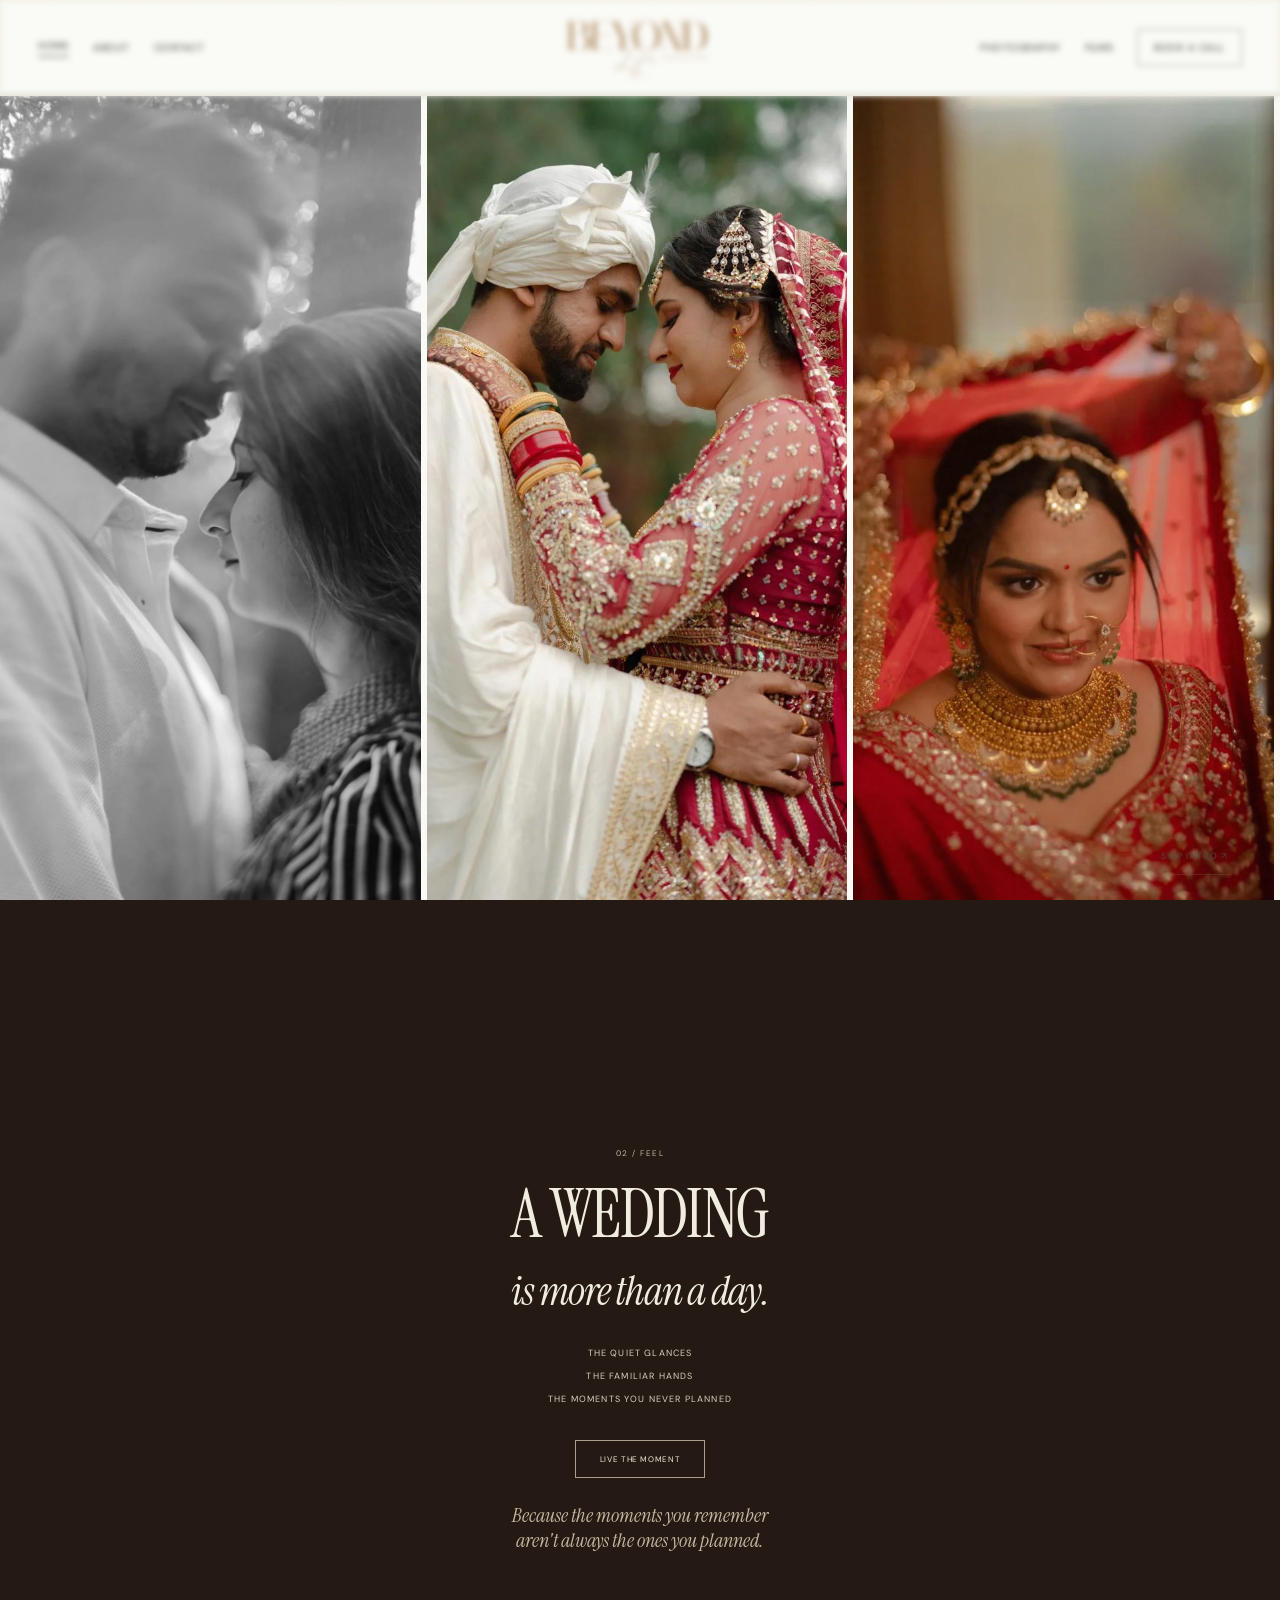
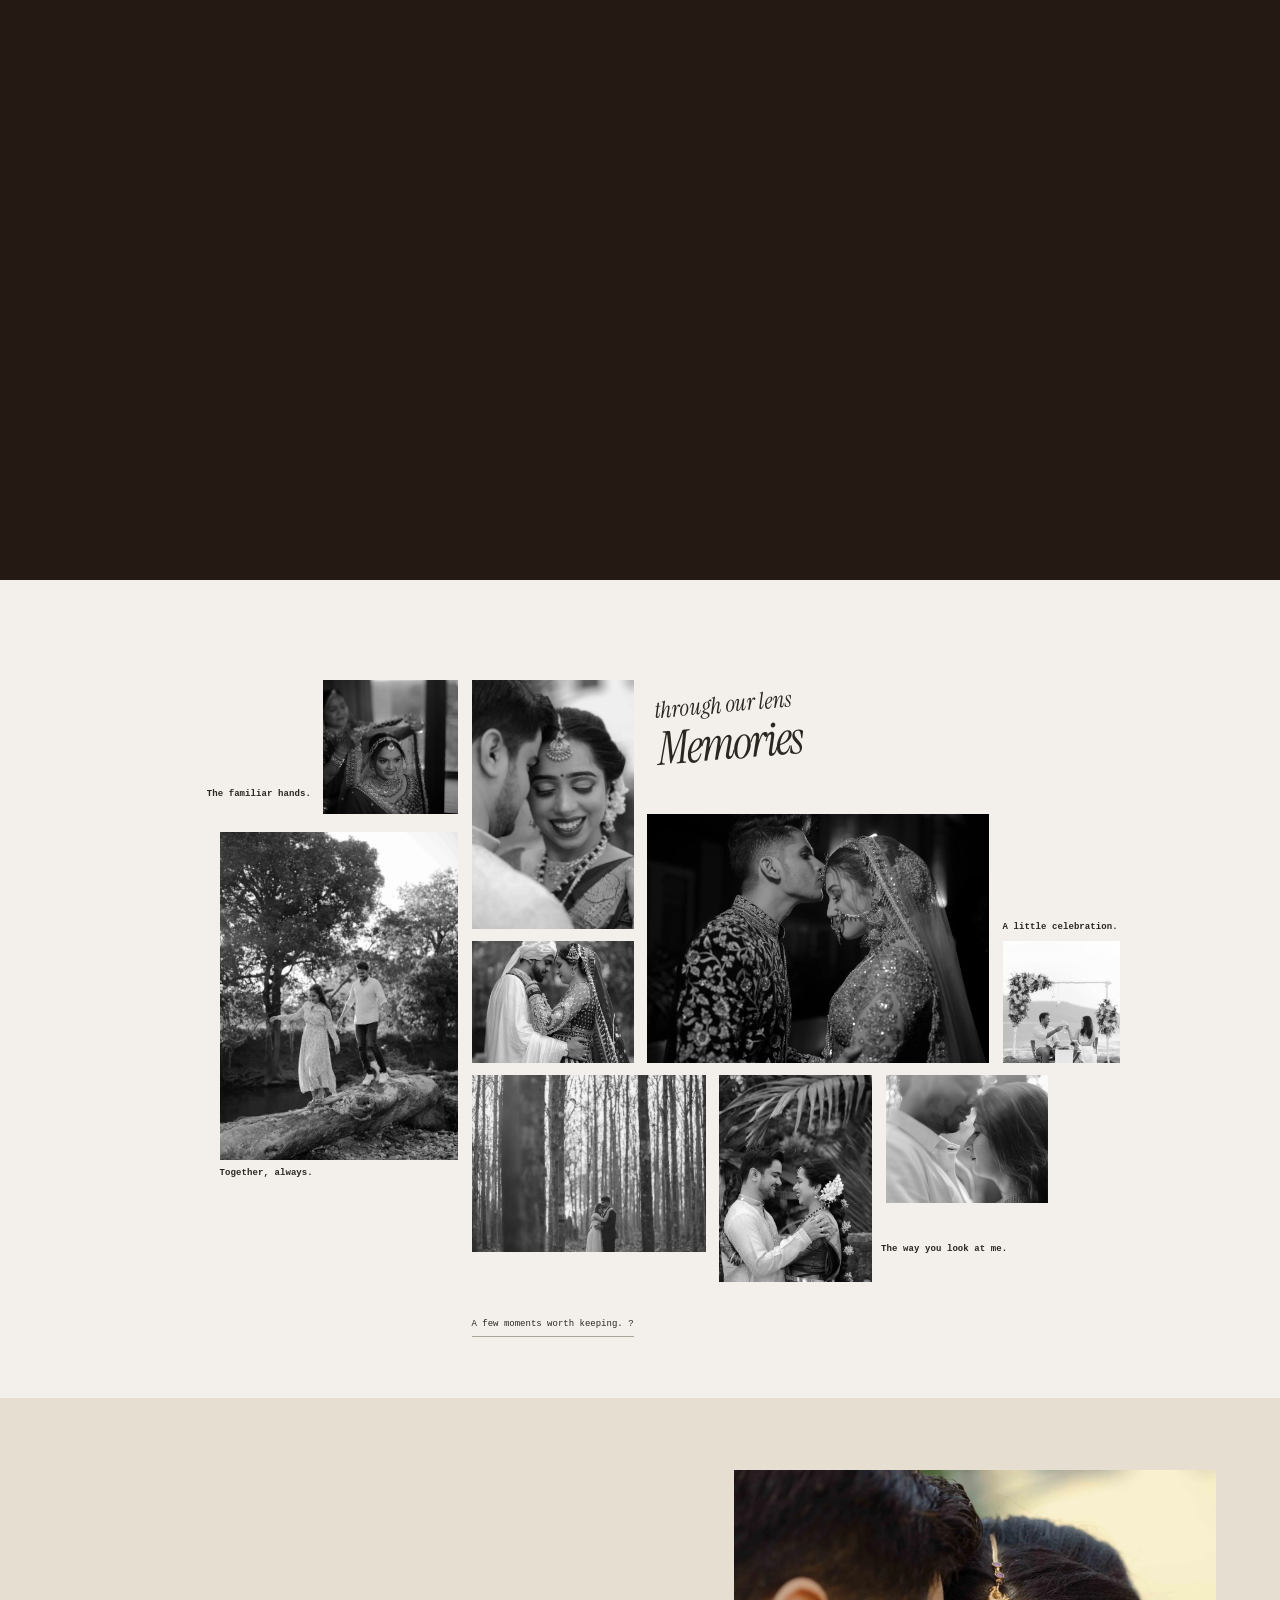
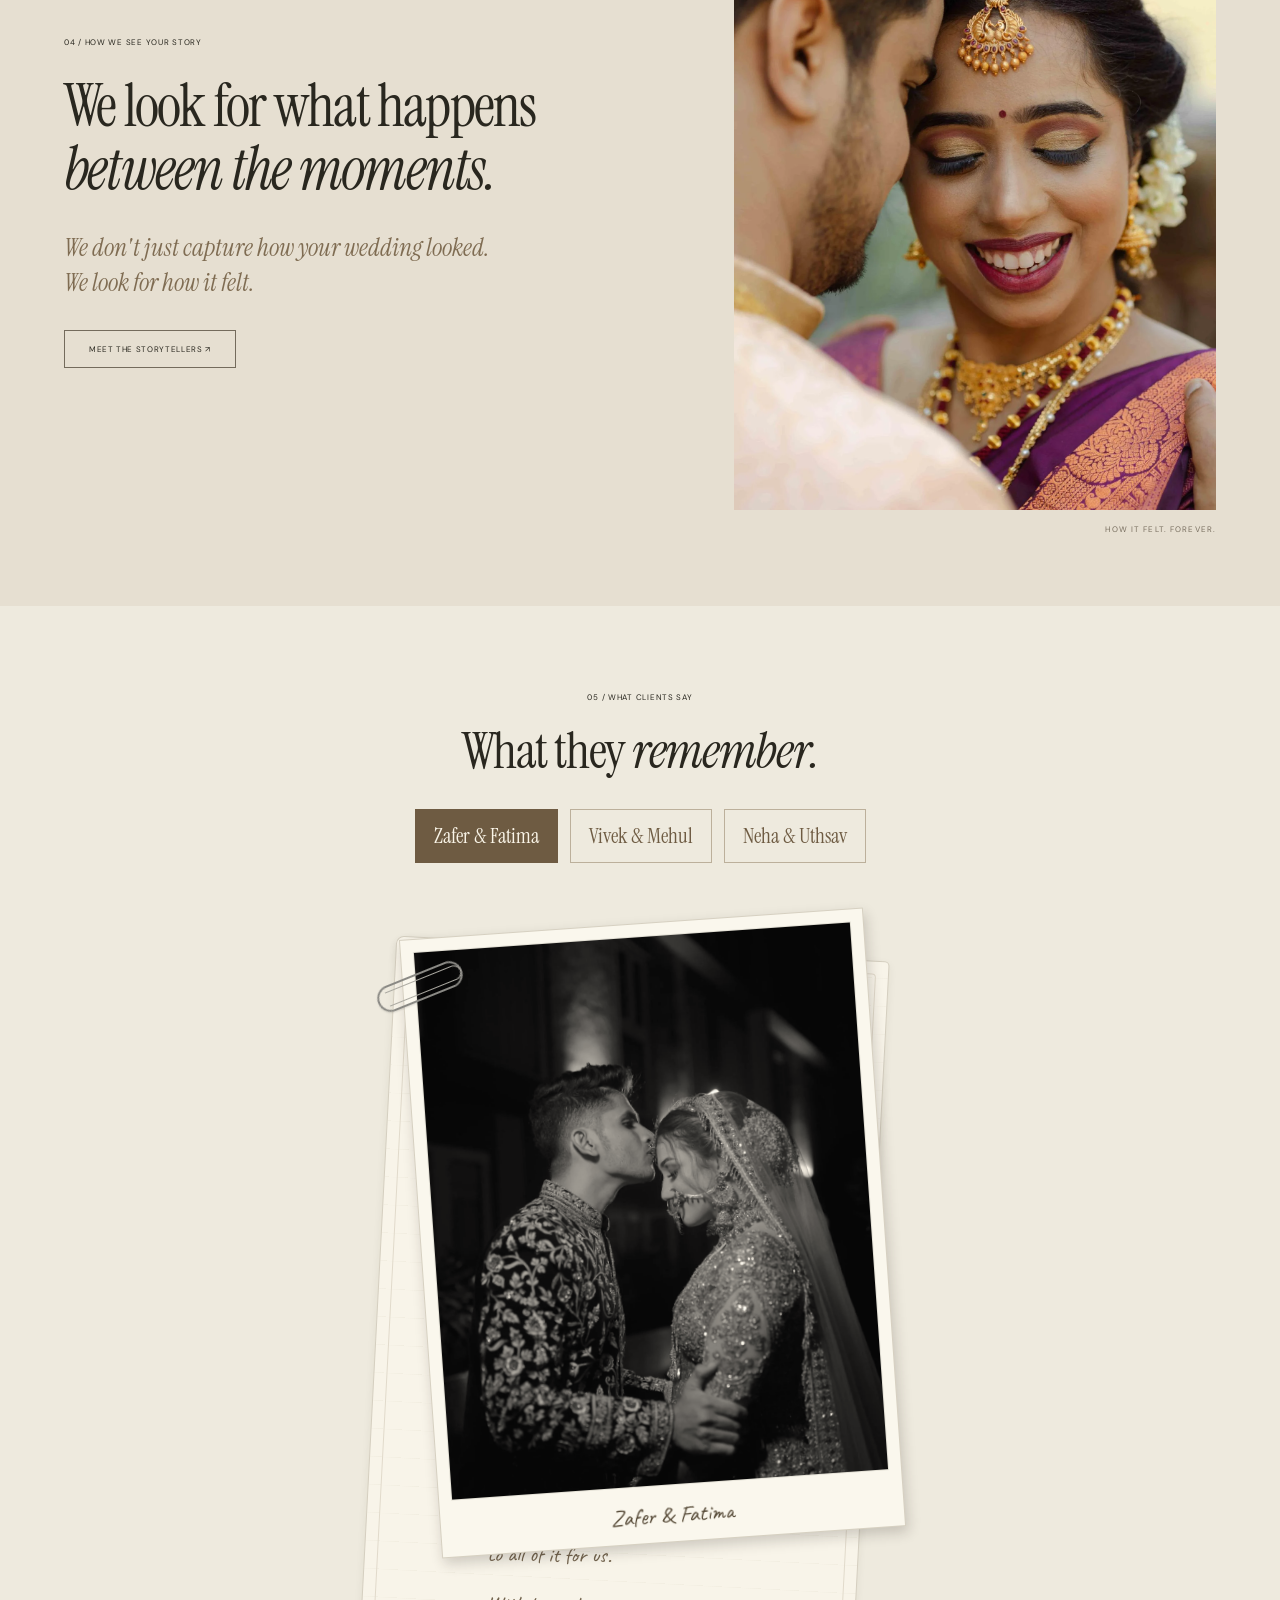
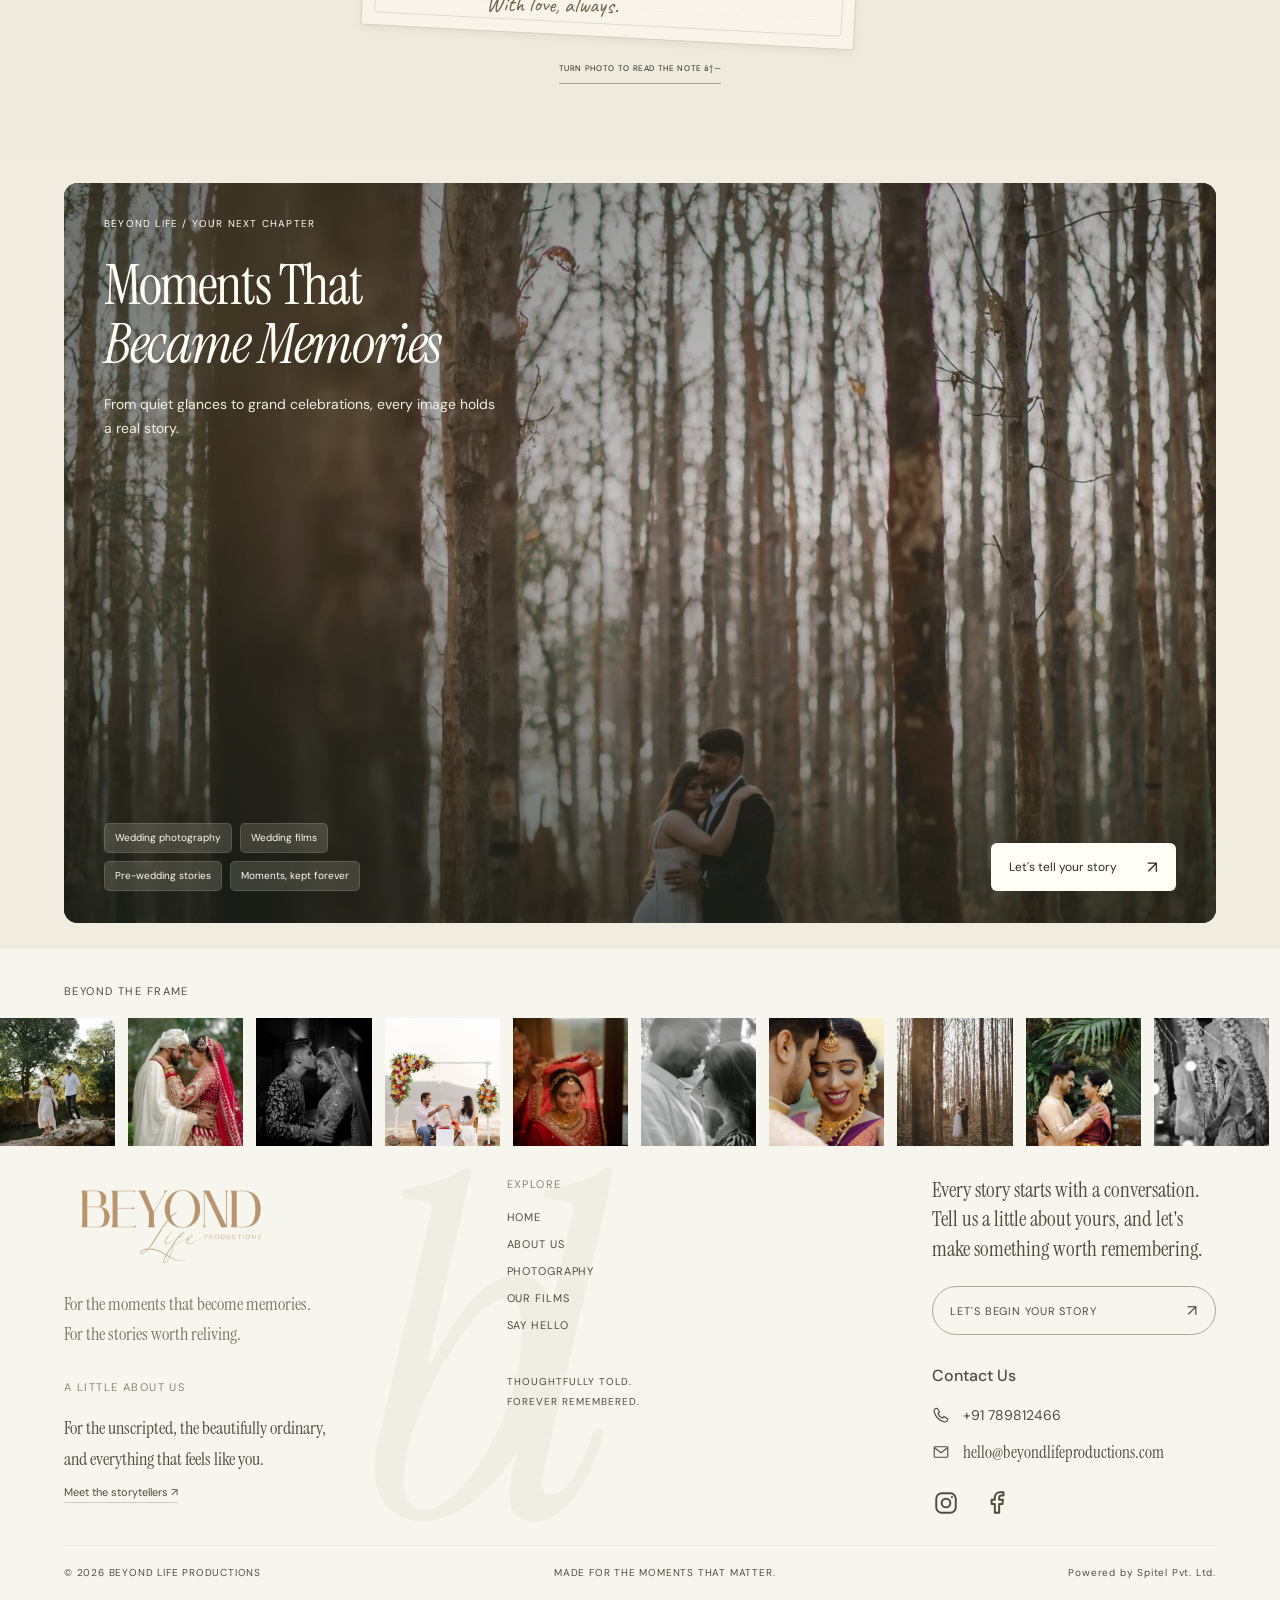
<file: index.html>
<!DOCTYPE html>
<html lang="en">
<head>
<meta charset="UTF-8" /><meta name="viewport" content="width=device-width, initial-scale=1" />
<meta name="theme-color" content="#f0ecdf" /><meta name="description" content="Beyond Life Productions. Intimate wedding stories, told with intention. Wedding photography and films for stories worth reliving." />
<title>Beyond Photography</title>
<link rel="preconnect" href="https://fonts.googleapis.com" /><link rel="preconnect" href="https://fonts.gstatic.com" crossorigin />
<link href="https://fonts.googleapis.com/css2?family=DM+Sans:wght@400;500;600&family=Instrument+Serif:ital@0;1&family=Playfair+Display:ital,wght@0,400;0,500;1,400&family=Caveat:wght@400;500&display=swap" rel="stylesheet" />
<link rel="icon" href="assets/images/logo.webp" /><link rel="stylesheet" href="styles.css?v=editorial-triptych-1" />
<link rel="stylesheet" href="home-hero.css?v=5" />
<link rel="stylesheet" href="header.css?v=3" />
</head>
<body class="intro-playing" data-page="index.html"><div class="cinema-intro paper-splash" id="cinemaIntro" role="region" aria-label="Beyond Life opening animation"><div class="splash-paper splash-paper-top" aria-hidden="true"></div><div class="splash-paper splash-paper-bottom" aria-hidden="true"></div><div class="splash-name-card" role="img" aria-label="Beyond Life Productions"><img src="assets/images/logo.webp" width="1536" height="650" alt="" /></div><button class="cinema-skip" id="cinemaSkip" type="button">SKIP INTRO ↗</button></div><a class="skip-link" href="#main">Skip to content</a><header class="site-header editorial-header" id="header"><nav class="header-links header-links-left" aria-label="Main navigation"><a href="index.html" aria-current="page">HOME</a><a href="about.html">ABOUT</a><a href="contact.html">CONTACT</a></nav><a class="wordmark" href="index.html" aria-label="Beyond Life home"><img class="home-logo" src="assets/images/logo.webp" width="1536" height="650" alt="Beyond Life Productions" /></a><nav class="header-links header-links-right" aria-label="Portfolio navigation"><a href="photography.html">PHOTOGRAPHY</a><a href="films.html">FILMS</a><a class="home-book-call" href="tel:+91789812466">BOOK A CALL</a></nav><button class="menu-toggle" id="menuToggle" type="button" aria-expanded="false" aria-controls="mobileMenu">MENU</button></header><div class="menu-panel" id="mobileMenu" inert><nav aria-label="Main navigation"><a href="index.html" aria-current="page">Home <span>01</span></a><a href="about.html">About us <span>02</span></a><a href="photography.html">Photography <span>03</span></a><a href="films.html">Films <span>04</span></a><a href="contact.html">Let's begin <span>05</span></a></nav><p>FOR STORIES WORTH RELIVING.</p></div><main id="main"><section class="home-triptych" id="home" aria-labelledby="hero-title">
<h1 class="hero-accessible-title" id="hero-title">Wedding stories worth reliving ? Beyond Life Productions</h1>
<div class="home-triptych-track">
<div class="home-triptych-group">
<a class="home-triptych-photo" href="photography.html"><img src="assets/images/homepage-gallery/photo12.webp" alt="An intimate black and white couple portrait" decoding="async" fetchpriority="high" /></a>
<a class="home-triptych-photo" href="photography.html"><img src="assets/images/homepage-gallery/photo3.webp" alt="A wedding couple resting their foreheads together" decoding="async" fetchpriority="high" /></a>
<a class="home-triptych-photo" href="photography.html"><img src="assets/images/homepage-gallery/photo13.webp" alt="A family member arranging the bridal veil" decoding="async" fetchpriority="high" /></a>
<a class="home-triptych-photo" href="photography.html"><img src="assets/images/homepage-gallery/photo4.webp" alt="A couple holding hands across a rocky stream" decoding="async" /></a>
<a class="home-triptych-photo" href="photography.html"><img src="assets/images/homepage-gallery/photo5.webp" alt="A couple embracing in a sunlit forest" decoding="async" /></a>
<a class="home-triptych-photo" href="photography.html"><img src="assets/images/homepage-gallery/photo9.webp" alt="A couple sharing an affectionate glance" decoding="async" /></a>
<a class="home-triptych-photo" href="photography.html"><img src="assets/images/homepage-gallery/photo14.webp" alt="A wedding kiss on the forehead" decoding="async" /></a>
<a class="home-triptych-photo" href="photography.html"><img src="assets/images/homepage-gallery/photo7.webp" alt="A couple raising a toast" decoding="async" /></a>
<a class="home-triptych-photo" href="photography.html"><img src="assets/images/homepage-gallery/photo2.webp" alt="A bride sharing a happy moment" decoding="async" /></a>
<a class="home-triptych-photo" href="photography.html"><img src="assets/images/homepage-gallery/photo8.webp" alt="A moment from our wedding photography collection" decoding="async" /></a>
<a class="home-triptych-photo" href="photography.html"><img src="assets/images/homepage-gallery/photo1.webp" alt="A moment from our wedding photography collection" decoding="async" /></a>
<a class="home-triptych-photo" href="photography.html"><img src="assets/images/homepage-gallery/photo6.webp" alt="A moment from our wedding photography collection" decoding="async" /></a>
<a class="home-triptych-photo" href="photography.html"><img src="assets/images/homepage-gallery/photo10.webp" alt="A moment from our wedding photography collection" decoding="async" /></a>
<a class="home-triptych-photo" href="photography.html"><img src="assets/images/homepage-gallery/photo11.webp" alt="A moment from our wedding photography collection" decoding="async" /></a>
</div>
<div class="home-triptych-group" aria-hidden="true">
<span class="home-triptych-photo"><img src="assets/images/homepage-gallery/photo12.webp" alt="" decoding="async" /></span>
<span class="home-triptych-photo"><img src="assets/images/homepage-gallery/photo3.webp" alt="" decoding="async" /></span>
<span class="home-triptych-photo"><img src="assets/images/homepage-gallery/photo13.webp" alt="" decoding="async" /></span>
<span class="home-triptych-photo"><img src="assets/images/homepage-gallery/photo4.webp" alt="" decoding="async" /></span>
<span class="home-triptych-photo"><img src="assets/images/homepage-gallery/photo5.webp" alt="" decoding="async" /></span>
<span class="home-triptych-photo"><img src="assets/images/homepage-gallery/photo9.webp" alt="" decoding="async" /></span>
<span class="home-triptych-photo"><img src="assets/images/homepage-gallery/photo14.webp" alt="" decoding="async" /></span>
<span class="home-triptych-photo"><img src="assets/images/homepage-gallery/photo7.webp" alt="" decoding="async" /></span>
<span class="home-triptych-photo"><img src="assets/images/homepage-gallery/photo2.webp" alt="" decoding="async" /></span>
<span class="home-triptych-photo"><img src="assets/images/homepage-gallery/photo8.webp" alt="" decoding="async" /></span>
<span class="home-triptych-photo"><img src="assets/images/homepage-gallery/photo1.webp" alt="" decoding="async" /></span>
<span class="home-triptych-photo"><img src="assets/images/homepage-gallery/photo6.webp" alt="" decoding="async" /></span>
<span class="home-triptych-photo"><img src="assets/images/homepage-gallery/photo10.webp" alt="" decoding="async" /></span>
<span class="home-triptych-photo"><img src="assets/images/homepage-gallery/photo11.webp" alt="" decoding="async" /></span>
</div>
</div>
</section><section class="feel-cinematic experience-track feel-gallery" id="feeling" aria-labelledby="feeling-title"><div class="experience feel-scene"><div class="floating-photos" aria-hidden="true"><img class="tile tile-one" src="assets/images/homepage-gallery/photo3.webp" alt="" loading="lazy" data-drift="-90" /><img class="tile tile-two" src="assets/images/homepage-gallery/photo5.webp" alt="" loading="lazy" data-drift="60" /><img class="tile tile-three" src="assets/images/homepage-gallery/photo14.webp" alt="" loading="lazy" data-drift="-55" /><img class="tile tile-four" src="assets/images/homepage-gallery/photo7.webp" alt="" loading="lazy" data-drift="95" /><img class="tile tile-five" src="assets/images/homepage-gallery/photo13.webp" alt="" loading="lazy" data-drift="-60" /><img class="tile tile-six" src="assets/images/homepage-gallery/photo9.webp" alt="" loading="lazy" data-drift="70" /><img class="tile tile-seven" src="assets/images/homepage-gallery/photo2.webp" alt="" loading="lazy" data-drift="-65" /><img class="tile tile-eight" src="assets/images/homepage-gallery/photo4.webp" alt="" loading="lazy" data-drift="75" /><img class="tile tile-nine" src="assets/images/homepage-gallery/photo12.webp" alt="" loading="lazy" data-drift="-80" /></div><div class="experience-copy feel-center"><p class="micro">02 / FEEL</p><h2 id="feeling-title">A WEDDING<br /><em>is more than a day.</em></h2><ul class="feel-moments"><li>THE QUIET GLANCES</li><li>THE FAMILIAR HANDS</li><li>THE MOMENTS YOU NEVER PLANNED</li></ul><a class="outline-button light" href="#work">LIVE THE MOMENT</a><p class="feel-footnote">Because the moments you remember<br />aren't always the ones you planned.</p></div></div></section><section class="memory-collage-section" id="work" aria-labelledby="memory-collage-title"><div class="memory-collage"><div class="memory-collage-heading"><p>through our lens</p><h2 id="memory-collage-title">Memories</h2></div><a class="memory-photo memory-photo-1" href="photography.html" aria-label="Explore photography: A family member arranging the bridal veil"><img src="assets/images/homepage-gallery/photo13.webp" alt="A family member arranging the bridal veil" loading="lazy" width="600" height="800" /><span>The familiar hands.</span></a><a class="memory-photo memory-photo-2" href="photography.html" aria-label="Explore photography: A bride sharing a happy moment"><img src="assets/images/homepage-gallery/photo2.webp" alt="A bride sharing a happy moment" loading="lazy" width="600" height="800" /></a><a class="memory-photo memory-photo-3" href="photography.html" aria-label="Explore photography: A couple crossing a rocky stream"><img src="assets/images/homepage-gallery/photo4.webp" alt="A couple crossing a rocky stream" loading="lazy" width="600" height="800" /><span>Together, always.</span></a><a class="memory-photo memory-photo-4" href="photography.html" aria-label="Explore photography: A wedding kiss on the forehead"><img src="assets/images/homepage-gallery/photo14.webp" alt="A wedding kiss on the forehead" loading="lazy" width="600" height="800" /></a><a class="memory-photo memory-photo-5" href="photography.html" aria-label="Explore photography: A couple raising a toast"><img src="assets/images/homepage-gallery/photo7.webp" alt="A couple raising a toast" loading="lazy" width="600" height="800" /><span>A little celebration.</span></a><a class="memory-photo memory-photo-6" href="photography.html" aria-label="Explore photography: A quiet wedding embrace"><img src="assets/images/homepage-gallery/photo3.webp" alt="A quiet wedding embrace" loading="lazy" width="600" height="800" /></a><a class="memory-photo memory-photo-7" href="photography.html" aria-label="Explore photography: A couple in a sunlit forest"><img src="assets/images/homepage-gallery/photo5.webp" alt="A couple in a sunlit forest" loading="lazy" width="600" height="800" /></a><a class="memory-photo memory-photo-8" href="photography.html" aria-label="Explore photography: A couple sharing a warm glance"><img src="assets/images/homepage-gallery/photo9.webp" alt="A couple sharing a warm glance" loading="lazy" width="600" height="800" /><span>The way you look at me.</span></a><a class="memory-photo memory-photo-9" href="photography.html" aria-label="Explore photography: A quiet couple portrait"><img src="assets/images/homepage-gallery/photo12.webp" alt="A quiet couple portrait" loading="lazy" width="600" height="800" /></a><a class="memory-collage-link" href="photography.html">A few moments worth keeping. ?</a></div></section><section class="story-perspective" id="experience" aria-labelledby="perspective-title"><div id="about" class="perspective-anchor"></div><div class="perspective-copy"><p class="micro">04 / HOW WE SEE YOUR STORY</p><h2 id="perspective-title">We look for what happens<br /><em>between the moments.</em></h2><p class="perspective-statement">We don't just capture how your wedding looked.<br />We look for how it felt.</p><a class="outline-button" href="about.html">MEET THE STORYTELLERS ↗</a></div><figure><img src="assets/images/homepage-gallery/photo2.webp" alt="A bride smiling as her partner leans close" loading="lazy" /><figcaption>HOW IT FELT. FOREVER.</figcaption></figure></section><section class="testimonial-keepsake" id="testimonials" aria-labelledby="keepsake-title"><div class="keepsake-heading"><p class="micro">05 / WHAT CLIENTS SAY</p><h2 id="keepsake-title">What they <em>remember.</em></h2></div><div class="testimonial-selector" role="group" aria-label="Choose a couple testimonial"><button type="button" data-review="0" aria-pressed="true">Zafer &amp; Fatima</button><button type="button" data-review="1" aria-pressed="false">Vivek &amp; Mehul</button><button type="button" data-review="2" aria-pressed="false">Neha &amp; Uthsav</button></div><div class="keepsake-scene"><div class="letter-sheet" aria-hidden="true"><span>Some days become memories.<br />Some memories become everything.<br /><br />The little glances, the laughter,<br />the people we love most.<br />Thank you for holding on<br />to all of it for us.<br /><br />With love, always.</span></div><span class="paperclip" aria-hidden="true"></span><button class="keepsake-card" id="testimonialCard" type="button" aria-label="Turn photograph over to read the testimonial" aria-pressed="false"><span class="keepsake-rotator"><span class="keepsake-face keepsake-front" id="testimonialFront"><img src="assets/images/homepage-gallery/photo12.webp" alt="A quiet black and white couple portrait" loading="lazy" /><span class="photo-inscription">a day we'll keep forever.</span></span><span class="keepsake-face keepsake-back" id="testimonialBack" aria-hidden="true"><span class="note-overline">A NOTE TO BEYOND LIFE</span><span class="handwritten-quote">“Looking at our photographs feels like being there all over again. You captured the little moments we didn't even know we'd want to remember.”</span><span class="note-signature">With love,<br />Zafer &amp; Fatima</span><span class="note-sample">WORDS FROM OUR COUPLES</span></span></span></button></div><button class="keepsake-turn" id="testimonialTurn" type="button" aria-controls="testimonialCard">TURN PHOTO TO READ THE NOTE ↗</button><p class="sample-note" id="testimonialImageNote"></p></section><section class="home-story-cta" id="contact" aria-labelledby="closing-title"><img class="home-cta-photo" src="assets/images/homepage-gallery/photo5.webp" alt="A couple embracing among tall forest trees" loading="lazy" /><div class="home-cta-heading"><p class="micro">BEYOND LIFE / YOUR NEXT CHAPTER</p><h2 id="closing-title">Moments That<br /><em>Became Memories</em></h2><p class="home-cta-description">From quiet glances to grand celebrations, every image holds a real story.</p></div><ul class="home-cta-tags" aria-label="Our services"><li>Wedding photography</li><li>Wedding films</li><li>Pre-wedding stories</li><li>Moments, kept forever</li></ul><div class="home-cta-invitation"><a href="contact.html#enquiry">Let's tell your story <span aria-hidden="true">&#8599;</span></a></div></section></main><footer class="reference-footer"><section class="footer-photo-journal" aria-label="Our photo journal"><p class="footer-eyebrow">BEYOND THE FRAME</p><div class="footer-photo-strip"><div class="footer-photo-track"><div class="footer-photo-group"><a href="photography.html" aria-label="Explore wedding photograph 1"><img src="assets/images/homepage-gallery/photo4.webp" alt="" loading="lazy" width="180" height="220" /></a><a href="photography.html" aria-label="Explore wedding photograph 2"><img src="assets/images/homepage-gallery/photo3.webp" alt="" loading="lazy" width="180" height="220" /></a><a href="photography.html" aria-label="Explore wedding photograph 3"><img src="assets/images/homepage-gallery/photo14.webp" alt="" loading="lazy" width="180" height="220" /></a><a href="photography.html" aria-label="Explore wedding photograph 4"><img src="assets/images/homepage-gallery/photo7.webp" alt="" loading="lazy" width="180" height="220" /></a><a href="photography.html" aria-label="Explore wedding photograph 5"><img src="assets/images/homepage-gallery/photo13.webp" alt="" loading="lazy" width="180" height="220" /></a><a href="photography.html" aria-label="Explore wedding photograph 6"><img src="assets/images/homepage-gallery/photo12.webp" alt="" loading="lazy" width="180" height="220" /></a><a href="photography.html" aria-label="Explore wedding photograph 7"><img src="assets/images/homepage-gallery/photo2.webp" alt="" loading="lazy" width="180" height="220" /></a><a href="photography.html" aria-label="Explore wedding photograph 8"><img src="assets/images/homepage-gallery/photo5.webp" alt="" loading="lazy" width="180" height="220" /></a><a href="photography.html" aria-label="Explore wedding photograph 9"><img src="assets/images/homepage-gallery/photo9.webp" alt="" loading="lazy" width="180" height="220" /></a><a href="photography.html" aria-label="Explore wedding photograph 10"><img src="assets/images/homepage-gallery/photo10.webp" alt="" loading="lazy" width="180" height="220" /></a><a href="photography.html" aria-label="Explore wedding photograph 11"><img src="assets/images/homepage-gallery/photo6.webp" alt="" loading="lazy" width="180" height="220" /></a><a href="photography.html" aria-label="Explore wedding photograph 12"><img src="assets/images/homepage-gallery/photo11.webp" alt="" loading="lazy" width="180" height="220" /></a></div><div class="footer-photo-group" aria-hidden="true"><span><img src="assets/images/homepage-gallery/photo4.webp" alt="" loading="lazy" width="180" height="220" /></span><span><img src="assets/images/homepage-gallery/photo3.webp" alt="" loading="lazy" width="180" height="220" /></span><span><img src="assets/images/homepage-gallery/photo14.webp" alt="" loading="lazy" width="180" height="220" /></span><span><img src="assets/images/homepage-gallery/photo7.webp" alt="" loading="lazy" width="180" height="220" /></span><span><img src="assets/images/homepage-gallery/photo13.webp" alt="" loading="lazy" width="180" height="220" /></span><span><img src="assets/images/homepage-gallery/photo12.webp" alt="" loading="lazy" width="180" height="220" /></span><span><img src="assets/images/homepage-gallery/photo2.webp" alt="" loading="lazy" width="180" height="220" /></span><span><img src="assets/images/homepage-gallery/photo5.webp" alt="" loading="lazy" width="180" height="220" /></span><span><img src="assets/images/homepage-gallery/photo9.webp" alt="" loading="lazy" width="180" height="220" /></span><span><img src="assets/images/homepage-gallery/photo10.webp" alt="" loading="lazy" width="180" height="220" /></span><span><img src="assets/images/homepage-gallery/photo6.webp" alt="" loading="lazy" width="180" height="220" /></span><span><img src="assets/images/homepage-gallery/photo11.webp" alt="" loading="lazy" width="180" height="220" /></span></div></div></div></section><div class="footer-editorial"><span class="footer-watermark" aria-hidden="true">bl</span><div class="footer-notes"><div class="footer-logo-block"><a href="index.html" aria-label="Beyond Life Productions home"><img src="assets/images/logo.webp" width="1536" height="650" alt="Beyond Life Productions" loading="lazy" /></a><p>For the moments that become memories.<br />For the stories worth reliving.</p></div><section><h2>A LITTLE ABOUT US</h2><p>For the unscripted, the beautifully ordinary,<br />and everything that feels like you.</p><a href="about.html">Meet the storytellers &#8599;</a></section></div><nav class="footer-directory" aria-label="Footer navigation"><h2>EXPLORE</h2><a href="index.html">HOME</a><a href="about.html">ABOUT US</a><a href="photography.html">PHOTOGRAPHY</a><a href="films.html">OUR FILMS</a><a href="contact.html">SAY HELLO</a><p>THOUGHTFULLY TOLD.<br />FOREVER REMEMBERED.</p></nav><div class="footer-invitation"><p>Every story starts with a conversation.<br />Tell us a little about yours, and let's<br />make something worth remembering.</p><a class="footer-contact-pill" href="contact.html#enquiry">LET'S BEGIN YOUR STORY <span aria-hidden="true">&#8599;</span></a><section class="footer-contact-details" aria-labelledby="footer-contact-title"><h2 id="footer-contact-title">Contact Us</h2><a class="footer-contact-row" href="tel:+91789812466"><svg viewBox="0 0 24 24" fill="none" stroke="currentColor" stroke-width="1.5" aria-hidden="true"><path d="m7 3 3 5-2 2c1 3 3 5 6 6l2-2 5 3c0 3-2 5-5 4C9 19 5 15 3 8 2 5 4 3 7 3Z"/></svg><span>+91 789812466</span></a><a class="footer-contact-row" href="mailto:hello@beyondlifeproductions.com"><svg viewBox="0 0 24 24" fill="none" stroke="currentColor" stroke-width="1.5" aria-hidden="true"><rect x="3" y="5" width="18" height="14" rx="1"/><path d="m3 6 9 7 9-7"/></svg><span>hello@beyondlifeproductions.com</span></a><div class="footer-socials"><a href="https://www.instagram.com/beyondlifeproductions/" target="_blank" rel="noopener noreferrer" aria-label="Beyond Life Productions on Instagram"><svg viewBox="0 0 24 24" fill="none" stroke="currentColor" stroke-width="1.8" aria-hidden="true"><rect x="3" y="3" width="18" height="18" rx="5"/><circle cx="12" cy="12" r="4"/><circle cx="17.5" cy="6.5" r="1" fill="currentColor" stroke="none"/></svg></a><a href="https://www.facebook.com/" target="_blank" rel="noopener noreferrer" aria-label="Facebook ? placeholder link" title="Facebook profile coming soon"><svg viewBox="0 0 24 24" fill="none" stroke="currentColor" stroke-width="1.8" stroke-linejoin="round" aria-hidden="true"><path d="M14 21v-8h3l.5-4H14V7c0-1 .5-2 2-2h2V2h-3c-3 0-5 2-5 5v2H7v4h3v8Z"/></svg></a></div></section></div></div><div class="footer-bottom"><span>&copy; <span id="year"></span> BEYOND LIFE PRODUCTIONS</span><span>MADE FOR THE MOMENTS THAT MATTER.</span><a href="https://spitel.com">Powered by Spitel Pvt. Ltd.</a></div></footer><noscript><style>.cinema-intro{display:none}body.intro-playing{overflow:auto}body.intro-playing .editorial-home{filter:none;transform:none}</style></noscript><script src="script.js?v=testimonial-photo-delay-1"></script></body></html>
</file>
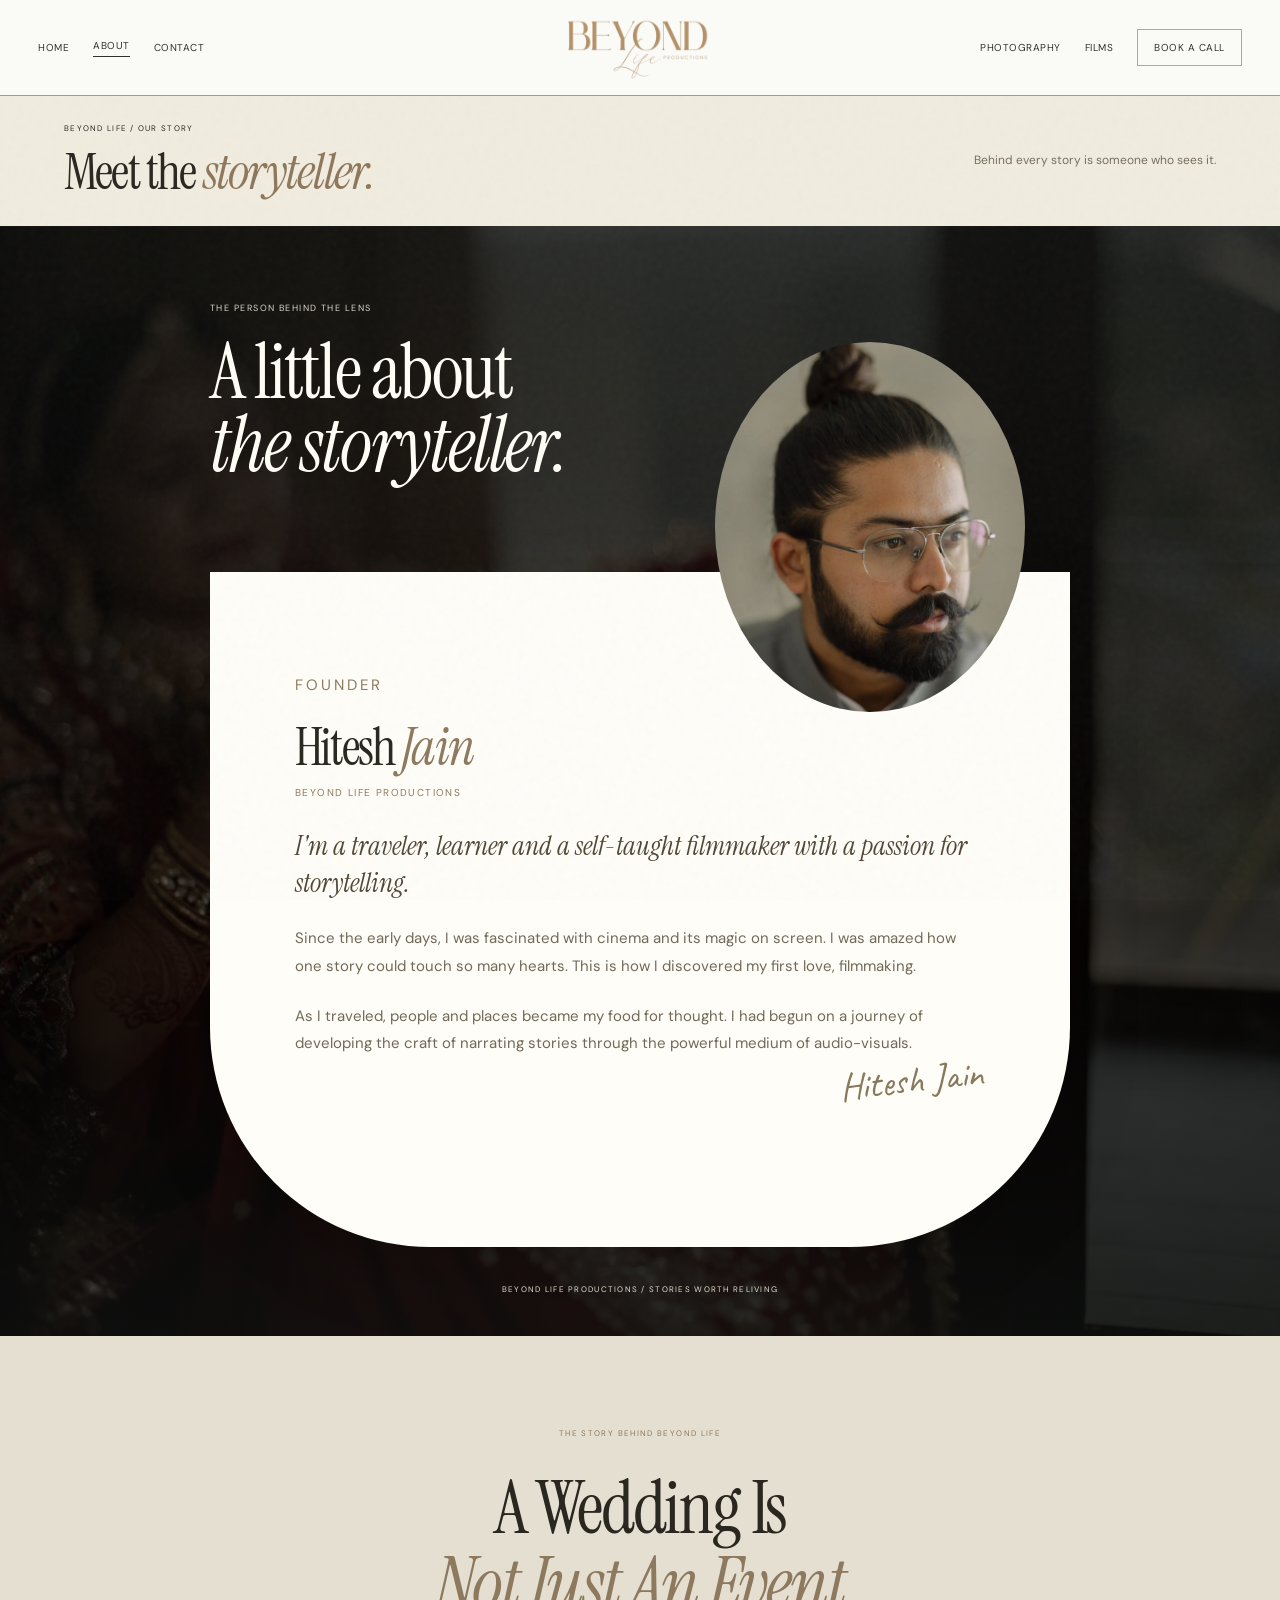
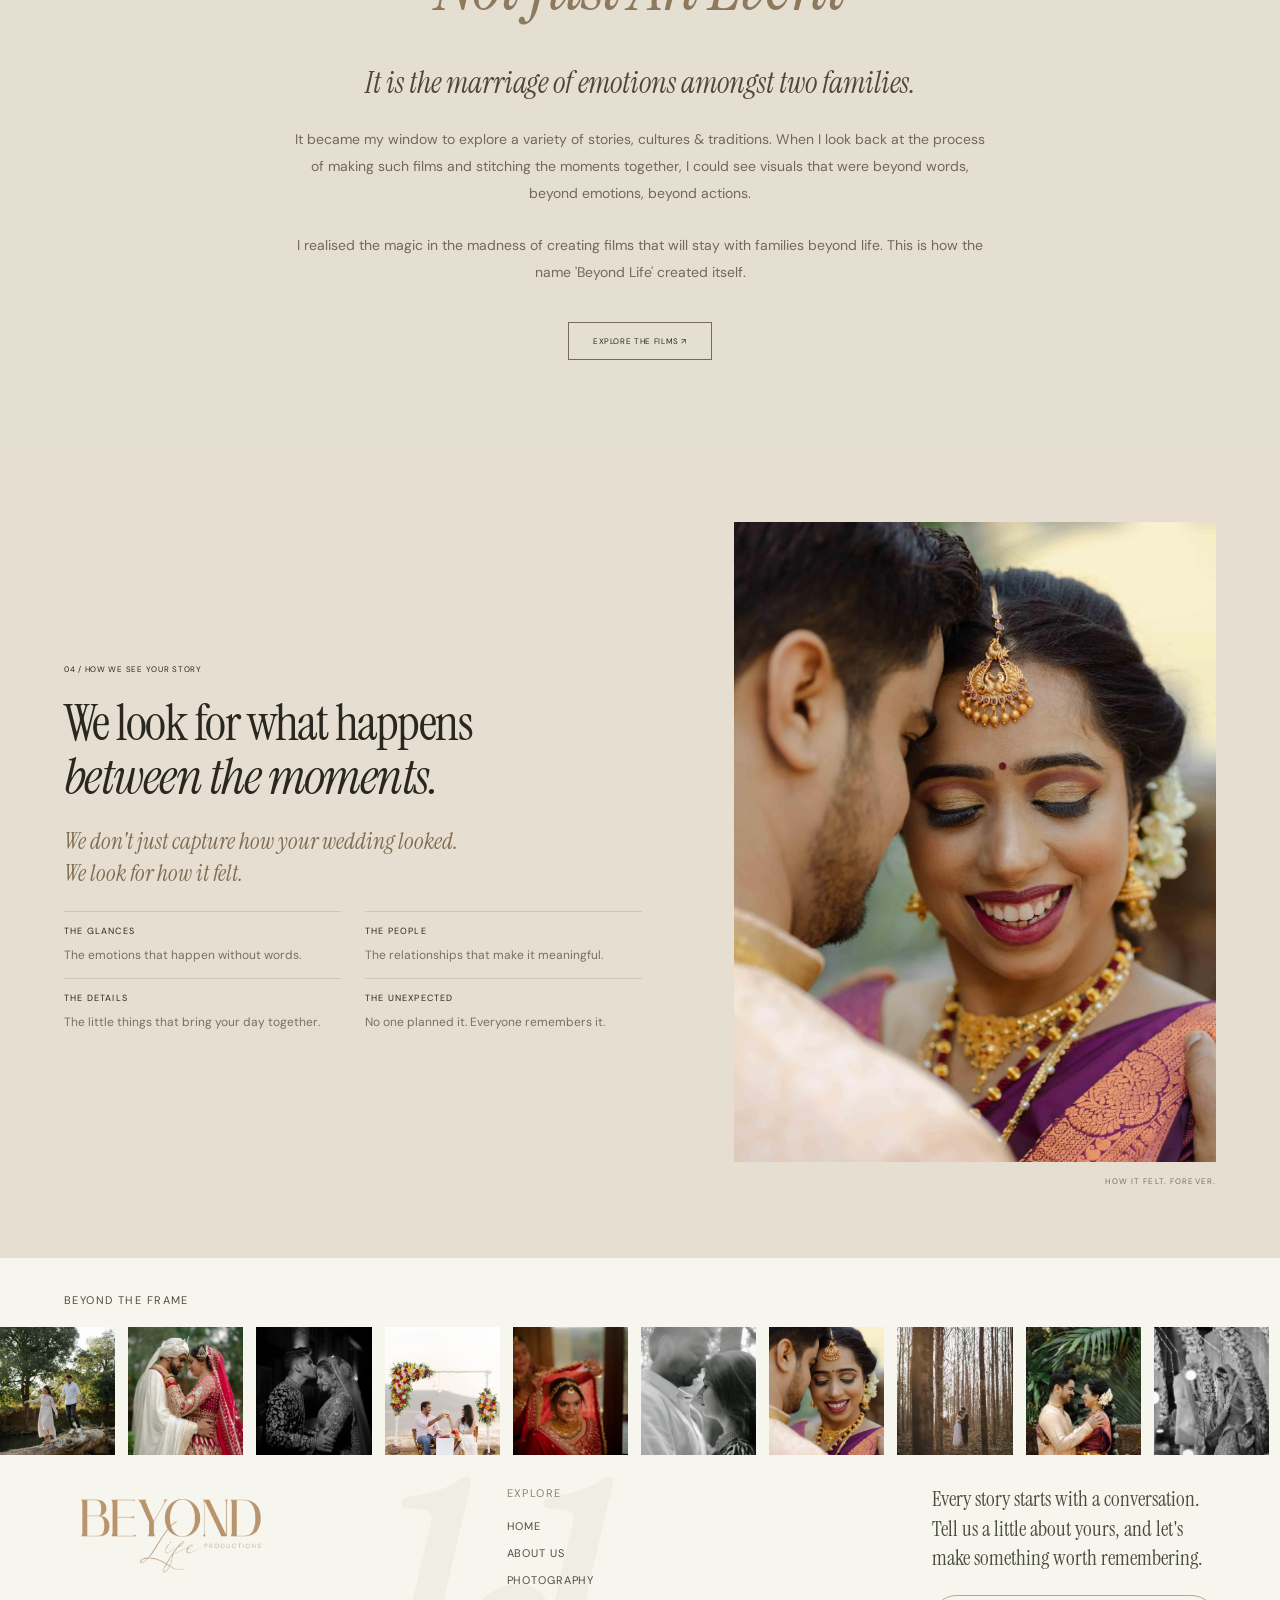
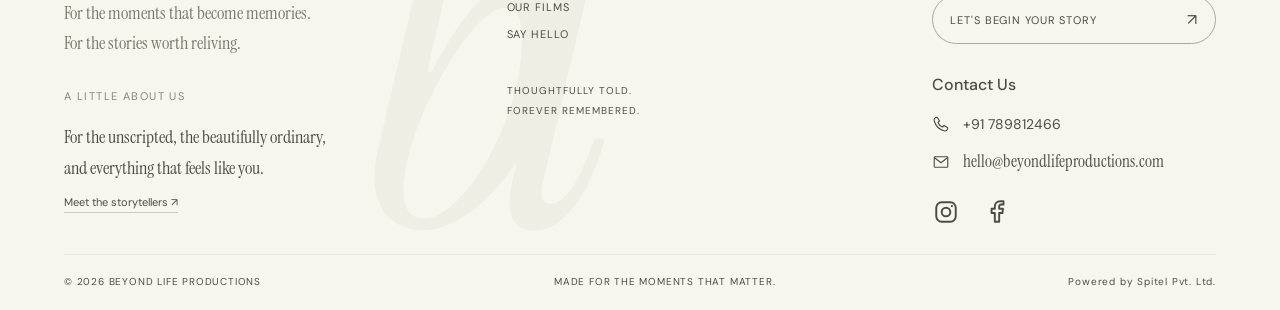
<file: about.html>
<!DOCTYPE html>
<html lang="en">
<head>
<meta charset="UTF-8" /><meta name="viewport" content="width=device-width, initial-scale=1" />
<meta name="theme-color" content="#f0ecdf" /><meta name="description" content="Beyond Life Productions. Intimate wedding stories, told with intention. Wedding photography and films for stories worth reliving." />
<title>Beyond Photography</title>
<link rel="preconnect" href="https://fonts.googleapis.com" /><link rel="preconnect" href="https://fonts.gstatic.com" crossorigin />
<link href="https://fonts.googleapis.com/css2?family=DM+Sans:wght@400;500;600&family=Instrument+Serif:ital@0;1&family=Caveat:wght@400;500&display=swap" rel="stylesheet" />
<link rel="icon" href="assets/images/logo.webp" /><link rel="stylesheet" href="styles.css?v=about-restored-1" />
<link rel="stylesheet" href="header.css?v=3" />
</head>
<body class="interior-page" data-page="about.html"><a class="skip-link" href="#main">Skip to content</a><header class="site-header editorial-header" id="header"><nav class="header-links header-links-left" aria-label="Main navigation"><a href="index.html">HOME</a><a href="about.html" aria-current="page">ABOUT</a><a href="contact.html">CONTACT</a></nav><a class="wordmark" href="index.html" aria-label="Beyond Life home"><img class="home-logo" src="assets/images/logo.webp" width="1536" height="650" alt="Beyond Life Productions" /></a><nav class="header-links header-links-right" aria-label="Portfolio navigation"><a href="photography.html">PHOTOGRAPHY</a><a href="films.html">FILMS</a><a class="home-book-call" href="tel:+91789812466">BOOK A CALL</a></nav><button class="menu-toggle" id="menuToggle" type="button" aria-expanded="false" aria-controls="mobileMenu">MENU</button></header><div class="menu-panel" id="mobileMenu" inert><nav aria-label="Main navigation"><a href="index.html">Home <span>01</span></a><a href="about.html" aria-current="page">About us <span>02</span></a><a href="photography.html">Photography <span>03</span></a><a href="films.html">Films <span>04</span></a><a href="contact.html">Let's begin <span>05</span></a></nav><p>FOR STORIES WORTH RELIVING.</p></div><main id="main"><section class="interior-heading"><p class="micro">BEYOND LIFE / OUR STORY</p><h1>Meet the <em>storyteller.</em></h1><p>Behind every story is someone who sees it.</p></section><section class="founder-profile founder-letter" id="founder" aria-labelledby="founder-name"><div class="founder-letter-heading"><p class="micro">THE PERSON BEHIND THE LENS</p><p class="founder-letter-title">A little about<br /><em>the storyteller.</em></p></div><div class="founder-letter-card"><figure class="founder-portrait"><img src="assets/images/hitesh-jain.webp" width="1600" height="2400" alt="Hitesh Jain, founder of Beyond Life Productions" loading="lazy" /><figcaption>HITESH JAIN / FOUNDER</figcaption></figure><div class="founder-biography"><p class="micro">FOUNDER</p><h2 id="founder-name">Hitesh <em>Jain</em></h2><p class="founder-company">Beyond Life Productions</p><p class="founder-introduction">I'm a traveler, learner and a self-taught filmmaker with a passion for storytelling.</p><p>Since the early days, I was fascinated with cinema and its magic on screen. I was amazed how one story could touch so many hearts. This is how I discovered my first love, filmmaking.</p><p>As I traveled, people and places became my food for thought. I had begun on a journey of developing the craft of narrating stories through the powerful medium of audio-visuals.</p></div><span class="founder-letter-signature" aria-hidden="true">Hitesh Jain</span></div><p class="founder-letter-footnote">BEYOND LIFE PRODUCTIONS / STORIES WORTH RELIVING</p></section><section class="founder-origin" aria-labelledby="founder-origin-title"><p class="micro">THE STORY BEHIND BEYOND LIFE</p><h2 id="founder-origin-title">A Wedding Is<br /><em>Not Just An Event</em></h2><div><p class="origin-lead">It is the marriage of emotions amongst two families.</p><p>It became my window to explore a variety of stories, cultures &amp; traditions. When I look back at the process of making such films and stitching the moments together, I could see visuals that were beyond words, beyond emotions, beyond actions.</p><p>I realised the magic in the madness of creating films that will stay with families beyond life. This is how the name 'Beyond Life' created itself.</p><a class="outline-button" href="films.html">EXPLORE THE FILMS ↗</a></div></section><section class="story-perspective" id="experience" aria-labelledby="perspective-title"><div id="about" class="perspective-anchor"></div><div class="perspective-copy"><p class="micro">04 / HOW WE SEE YOUR STORY</p><h2 id="perspective-title">We look for what happens<br /><em>between the moments.</em></h2><p class="perspective-statement">We don't just capture how your wedding looked.<br />We look for how it felt.</p><dl><div><dt>THE GLANCES</dt><dd>The emotions that happen without words.</dd></div><div><dt>THE PEOPLE</dt><dd>The relationships that make it meaningful.</dd></div><div><dt>THE DETAILS</dt><dd>The little things that bring your day together.</dd></div><div><dt>THE UNEXPECTED</dt><dd>No one planned it. Everyone remembers it.</dd></div></dl></div><figure><img src="assets/images/homepage-gallery/photo2.webp" alt="A bride smiling as her partner leans close" loading="lazy" /><figcaption>HOW IT FELT. FOREVER.</figcaption></figure></section></main><footer class="reference-footer"><section class="footer-photo-journal" aria-label="Our photo journal"><p class="footer-eyebrow">BEYOND THE FRAME</p><div class="footer-photo-strip"><div class="footer-photo-track"><div class="footer-photo-group"><a href="photography.html" aria-label="Explore wedding photograph 1"><img src="assets/images/homepage-gallery/photo4.webp" alt="" loading="lazy" width="180" height="220" /></a><a href="photography.html" aria-label="Explore wedding photograph 2"><img src="assets/images/homepage-gallery/photo3.webp" alt="" loading="lazy" width="180" height="220" /></a><a href="photography.html" aria-label="Explore wedding photograph 3"><img src="assets/images/homepage-gallery/photo14.webp" alt="" loading="lazy" width="180" height="220" /></a><a href="photography.html" aria-label="Explore wedding photograph 4"><img src="assets/images/homepage-gallery/photo7.webp" alt="" loading="lazy" width="180" height="220" /></a><a href="photography.html" aria-label="Explore wedding photograph 5"><img src="assets/images/homepage-gallery/photo13.webp" alt="" loading="lazy" width="180" height="220" /></a><a href="photography.html" aria-label="Explore wedding photograph 6"><img src="assets/images/homepage-gallery/photo12.webp" alt="" loading="lazy" width="180" height="220" /></a><a href="photography.html" aria-label="Explore wedding photograph 7"><img src="assets/images/homepage-gallery/photo2.webp" alt="" loading="lazy" width="180" height="220" /></a><a href="photography.html" aria-label="Explore wedding photograph 8"><img src="assets/images/homepage-gallery/photo5.webp" alt="" loading="lazy" width="180" height="220" /></a><a href="photography.html" aria-label="Explore wedding photograph 9"><img src="assets/images/homepage-gallery/photo9.webp" alt="" loading="lazy" width="180" height="220" /></a><a href="photography.html" aria-label="Explore wedding photograph 10"><img src="assets/images/homepage-gallery/photo10.webp" alt="" loading="lazy" width="180" height="220" /></a><a href="photography.html" aria-label="Explore wedding photograph 11"><img src="assets/images/homepage-gallery/photo6.webp" alt="" loading="lazy" width="180" height="220" /></a><a href="photography.html" aria-label="Explore wedding photograph 12"><img src="assets/images/homepage-gallery/photo11.webp" alt="" loading="lazy" width="180" height="220" /></a></div><div class="footer-photo-group" aria-hidden="true"><span><img src="assets/images/homepage-gallery/photo4.webp" alt="" loading="lazy" width="180" height="220" /></span><span><img src="assets/images/homepage-gallery/photo3.webp" alt="" loading="lazy" width="180" height="220" /></span><span><img src="assets/images/homepage-gallery/photo14.webp" alt="" loading="lazy" width="180" height="220" /></span><span><img src="assets/images/homepage-gallery/photo7.webp" alt="" loading="lazy" width="180" height="220" /></span><span><img src="assets/images/homepage-gallery/photo13.webp" alt="" loading="lazy" width="180" height="220" /></span><span><img src="assets/images/homepage-gallery/photo12.webp" alt="" loading="lazy" width="180" height="220" /></span><span><img src="assets/images/homepage-gallery/photo2.webp" alt="" loading="lazy" width="180" height="220" /></span><span><img src="assets/images/homepage-gallery/photo5.webp" alt="" loading="lazy" width="180" height="220" /></span><span><img src="assets/images/homepage-gallery/photo9.webp" alt="" loading="lazy" width="180" height="220" /></span><span><img src="assets/images/homepage-gallery/photo10.webp" alt="" loading="lazy" width="180" height="220" /></span><span><img src="assets/images/homepage-gallery/photo6.webp" alt="" loading="lazy" width="180" height="220" /></span><span><img src="assets/images/homepage-gallery/photo11.webp" alt="" loading="lazy" width="180" height="220" /></span></div></div></div></section><div class="footer-editorial"><span class="footer-watermark" aria-hidden="true">bl</span><div class="footer-notes"><div class="footer-logo-block"><a href="index.html" aria-label="Beyond Life Productions home"><img src="assets/images/logo.webp" width="1536" height="650" alt="Beyond Life Productions" loading="lazy" /></a><p>For the moments that become memories.<br />For the stories worth reliving.</p></div><section><h2>A LITTLE ABOUT US</h2><p>For the unscripted, the beautifully ordinary,<br />and everything that feels like you.</p><a href="about.html">Meet the storytellers &#8599;</a></section></div><nav class="footer-directory" aria-label="Footer navigation"><h2>EXPLORE</h2><a href="index.html">HOME</a><a href="about.html">ABOUT US</a><a href="photography.html">PHOTOGRAPHY</a><a href="films.html">OUR FILMS</a><a href="contact.html">SAY HELLO</a><p>THOUGHTFULLY TOLD.<br />FOREVER REMEMBERED.</p></nav><div class="footer-invitation"><p>Every story starts with a conversation.<br />Tell us a little about yours, and let's<br />make something worth remembering.</p><a class="footer-contact-pill" href="contact.html#enquiry">LET'S BEGIN YOUR STORY <span aria-hidden="true">&#8599;</span></a><section class="footer-contact-details" aria-labelledby="footer-contact-title"><h2 id="footer-contact-title">Contact Us</h2><a class="footer-contact-row" href="tel:+91789812466"><svg viewBox="0 0 24 24" fill="none" stroke="currentColor" stroke-width="1.5" aria-hidden="true"><path d="m7 3 3 5-2 2c1 3 3 5 6 6l2-2 5 3c0 3-2 5-5 4C9 19 5 15 3 8 2 5 4 3 7 3Z"/></svg><span>+91 789812466</span></a><a class="footer-contact-row" href="mailto:hello@beyondlifeproductions.com"><svg viewBox="0 0 24 24" fill="none" stroke="currentColor" stroke-width="1.5" aria-hidden="true"><rect x="3" y="5" width="18" height="14" rx="1"/><path d="m3 6 9 7 9-7"/></svg><span>hello@beyondlifeproductions.com</span></a><div class="footer-socials"><a href="https://www.instagram.com/beyondlifeproductions/" target="_blank" rel="noopener noreferrer" aria-label="Beyond Life Productions on Instagram"><svg viewBox="0 0 24 24" fill="none" stroke="currentColor" stroke-width="1.8" aria-hidden="true"><rect x="3" y="3" width="18" height="18" rx="5"/><circle cx="12" cy="12" r="4"/><circle cx="17.5" cy="6.5" r="1" fill="currentColor" stroke="none"/></svg></a><a href="https://www.facebook.com/" target="_blank" rel="noopener noreferrer" aria-label="Facebook ? placeholder link" title="Facebook profile coming soon"><svg viewBox="0 0 24 24" fill="none" stroke="currentColor" stroke-width="1.8" stroke-linejoin="round" aria-hidden="true"><path d="M14 21v-8h3l.5-4H14V7c0-1 .5-2 2-2h2V2h-3c-3 0-5 2-5 5v2H7v4h3v8Z"/></svg></a></div></section></div></div><div class="footer-bottom"><span>&copy; <span id="year"></span> BEYOND LIFE PRODUCTIONS</span><span>MADE FOR THE MOMENTS THAT MATTER.</span><a href="https://spitel.com">Powered by Spitel Pvt. Ltd.</a></div></footer><noscript><style>.cinema-intro{display:none}body.intro-playing{overflow:auto}body.intro-playing .editorial-home{filter:none;transform:none}</style></noscript><script src="script.js?v=testimonial-photo-delay-1"></script></body></html>
</file>
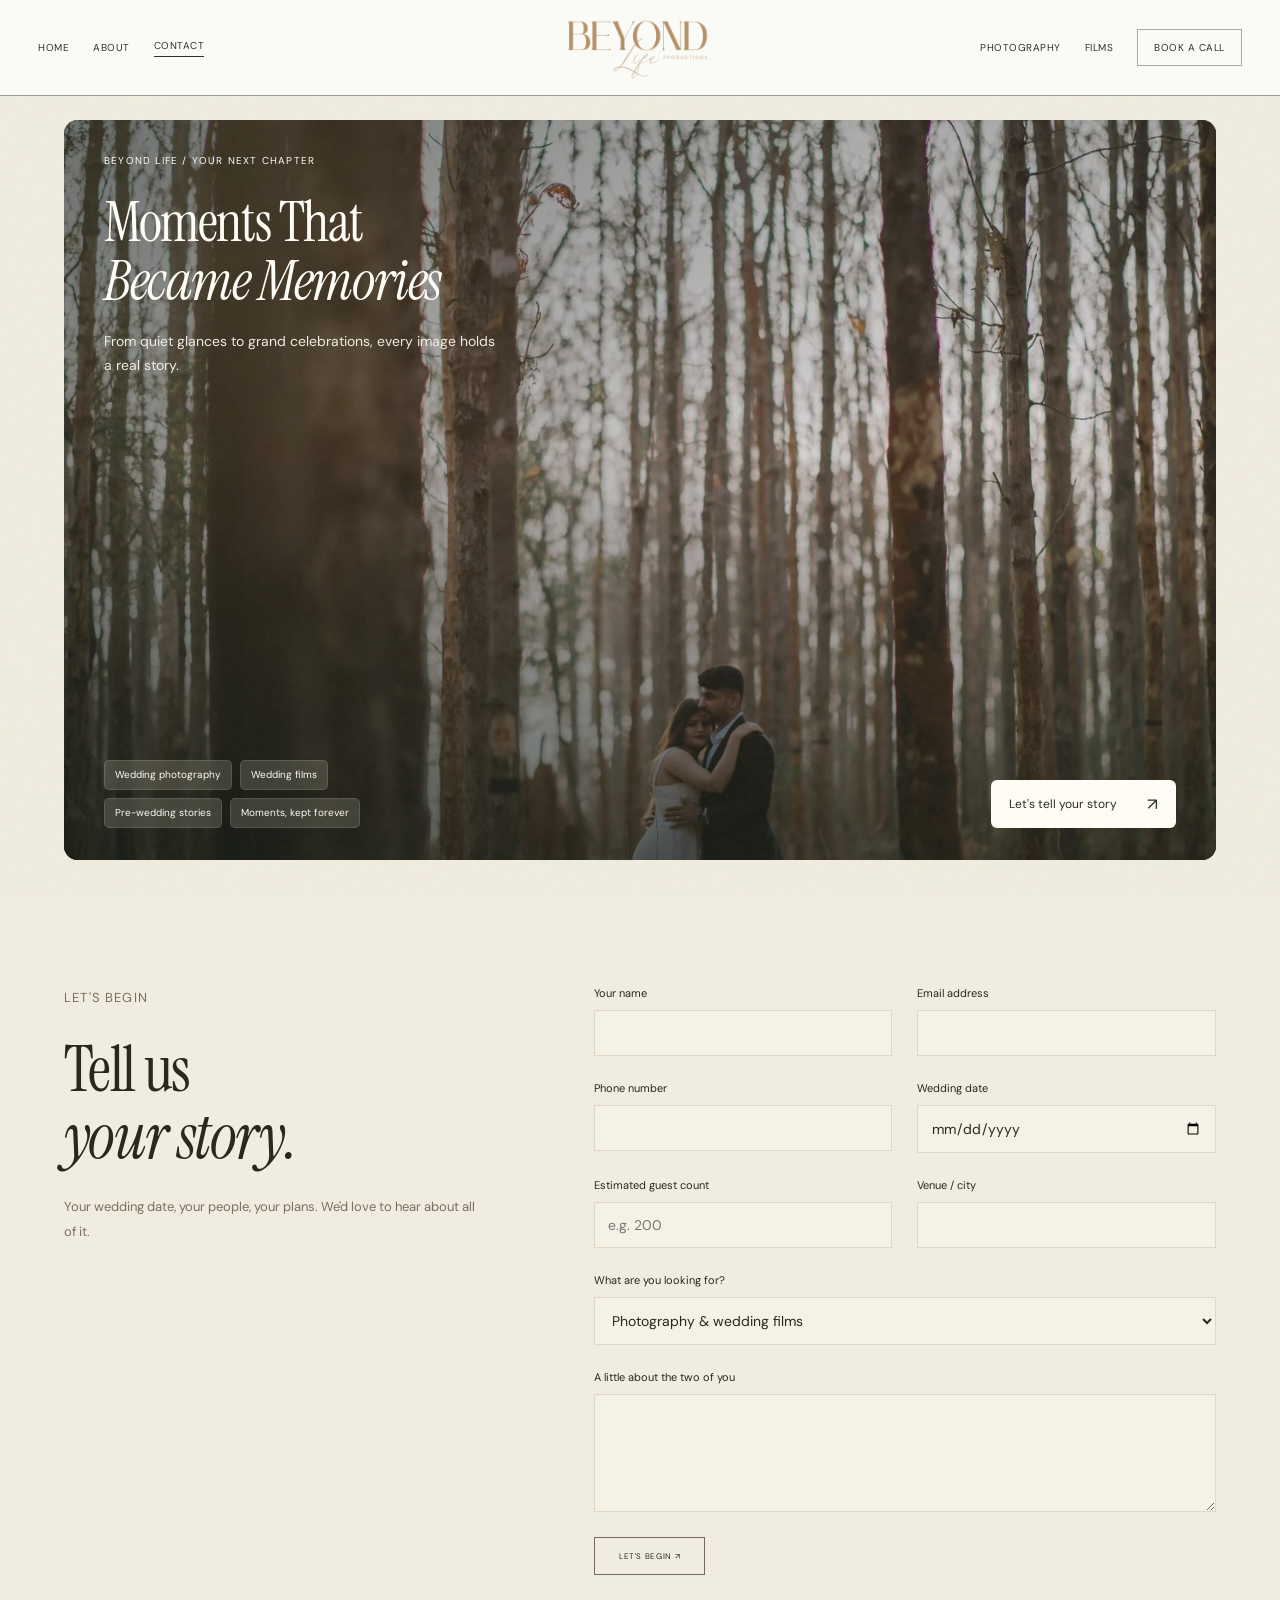
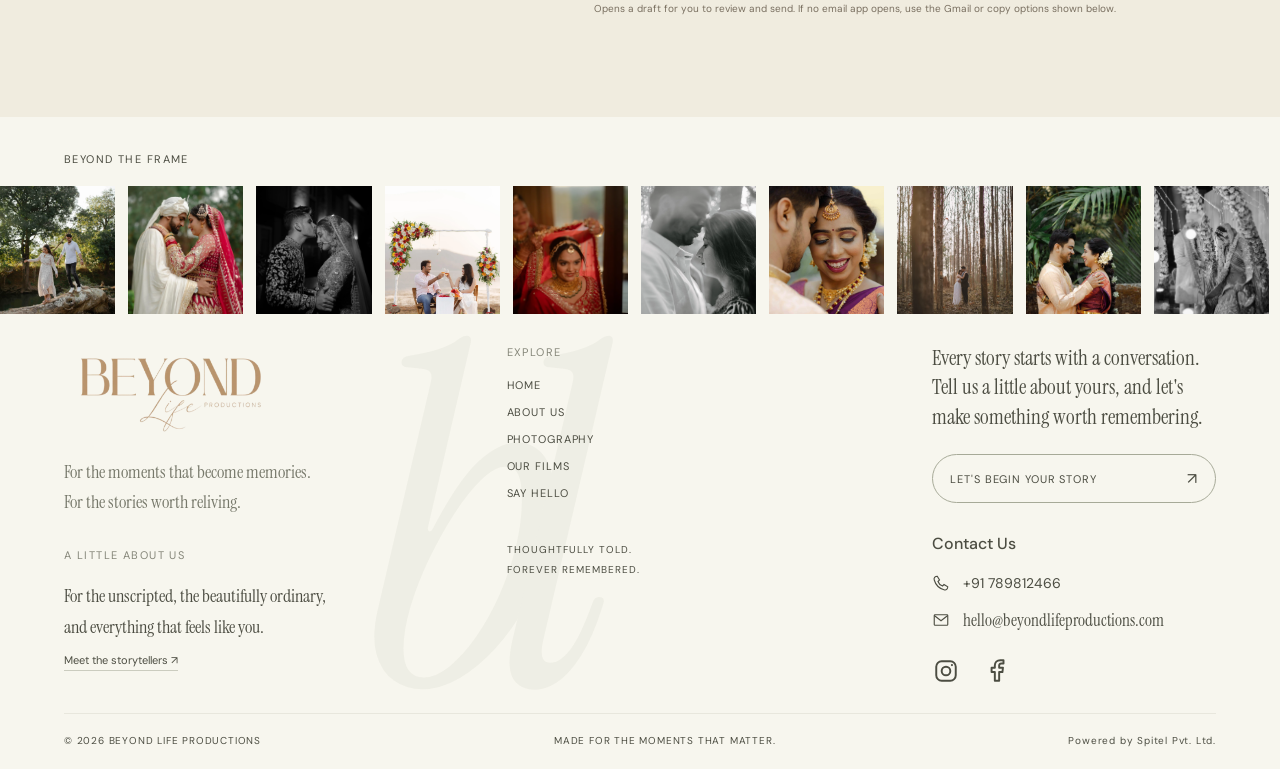
<file: contact.html>
<!DOCTYPE html>
<html lang="en">
<head>
<meta charset="UTF-8" /><meta name="viewport" content="width=device-width, initial-scale=1" />
<meta name="theme-color" content="#f0ecdf" /><meta name="description" content="Beyond Life Productions. Intimate wedding stories, told with intention. Wedding photography and films for stories worth reliving." />
<title>Beyond Photography</title>
<link rel="preconnect" href="https://fonts.googleapis.com" /><link rel="preconnect" href="https://fonts.gstatic.com" crossorigin />
<link href="https://fonts.googleapis.com/css2?family=DM+Sans:wght@400;500;600&family=Instrument+Serif:ital@0;1&family=Caveat:wght@400;500&display=swap" rel="stylesheet" />
<link rel="icon" href="assets/images/logo.webp" /><link rel="stylesheet" href="styles.css?v=multipage-1" />
<link rel="stylesheet" href="header.css?v=3" />
</head>
<body class="interior-page" data-page="contact.html"><a class="skip-link" href="#main">Skip to content</a><header class="site-header editorial-header" id="header"><nav class="header-links header-links-left" aria-label="Main navigation"><a href="index.html">HOME</a><a href="about.html">ABOUT</a><a href="contact.html" aria-current="page">CONTACT</a></nav><a class="wordmark" href="index.html" aria-label="Beyond Life home"><img class="home-logo" src="assets/images/logo.webp" width="1536" height="650" alt="Beyond Life Productions" /></a><nav class="header-links header-links-right" aria-label="Portfolio navigation"><a href="photography.html">PHOTOGRAPHY</a><a href="films.html">FILMS</a><a class="home-book-call" href="tel:+91789812466">BOOK A CALL</a></nav><button class="menu-toggle" id="menuToggle" type="button" aria-expanded="false" aria-controls="mobileMenu">MENU</button></header><div class="menu-panel" id="mobileMenu" inert><nav aria-label="Main navigation"><a href="index.html">Home <span>01</span></a><a href="about.html">About us <span>02</span></a><a href="photography.html">Photography <span>03</span></a><a href="films.html">Films <span>04</span></a><a href="contact.html" aria-current="page">Let's begin <span>05</span></a></nav><p>FOR STORIES WORTH RELIVING.</p></div><main id="main"><section class="home-story-cta" id="contact" aria-labelledby="closing-title"><img class="home-cta-photo" src="assets/images/homepage-gallery/photo5.webp" alt="A couple embracing among tall forest trees" loading="lazy" /><div class="home-cta-heading"><p class="micro">BEYOND LIFE / YOUR NEXT CHAPTER</p><h1 id="closing-title">Moments That<br /><em>Became Memories</em></h1><p class="home-cta-description">From quiet glances to grand celebrations, every image holds a real story.</p></div><ul class="home-cta-tags" aria-label="Our services"><li>Wedding photography</li><li>Wedding films</li><li>Pre-wedding stories</li><li>Moments, kept forever</li></ul><div class="home-cta-invitation"><a href="#enquiry">Let's tell your story <span aria-hidden="true">&#8599;</span></a></div></section><section class="enquiry-page" id="enquiry" aria-labelledby="enquiry-title"><div><p class="micro">LET'S BEGIN</p><h2 id="enquiry-title">Tell us<br /><em>your story.</em></h2><p>Your wedding date, your people, your plans. We'd love to hear about all of it.</p></div><form id="enquiryForm"><label>Your name<input name="name" autocomplete="name" required /></label><label>Email address<input name="email" type="email" autocomplete="email" required /></label><label>Phone number<input name="phone" type="tel" autocomplete="tel" /></label><label>Wedding date<input name="date" type="date" /></label><label>Estimated guest count<input name="guests" type="number" min="1" step="1" inputmode="numeric" placeholder="e.g. 200" /></label><label>Venue / city<input name="venue" autocomplete="address-level2" required /></label><label class="form-wide">What are you looking for?<select name="service"><option>Photography &amp; wedding films</option><option>Wedding photography</option><option>Wedding film</option><option>Pre-wedding story</option></select></label><label class="form-wide">A little about the two of you<textarea name="message" rows="5" required></textarea></label><button class="outline-button form-wide" type="submit">LET'S BEGIN ↗</button><p class="form-wide form-note">Opens a draft for you to review and send. If no email app opens, use the Gmail or copy options shown below.</p><div class="form-wide enquiry-delivery" id="enquiryDelivery" hidden><p role="status">Your enquiry is ready, but has not been sent. If your email app did not open, choose an option below.</p><div class="enquiry-delivery-actions"><a class="outline-button" id="enquiryMailLink" href="mailto:hello@beyondlifeproductions.com">OPEN EMAIL APP</a><a class="outline-button" id="enquiryGmailLink" target="_blank" rel="noopener noreferrer">OPEN GMAIL</a><button class="outline-button" id="enquiryCopy" type="button">COPY ENQUIRY</button></div><label>Enquiry text<textarea id="enquiryDraft" rows="8" readonly></textarea></label><p id="enquiryCopyStatus" role="status"></p></div></form></section></main><footer class="reference-footer"><section class="footer-photo-journal" aria-label="Our photo journal"><p class="footer-eyebrow">BEYOND THE FRAME</p><div class="footer-photo-strip"><div class="footer-photo-track"><div class="footer-photo-group"><a href="photography.html" aria-label="Explore wedding photograph 1"><img src="assets/images/homepage-gallery/photo4.webp" alt="" loading="lazy" width="180" height="220" /></a><a href="photography.html" aria-label="Explore wedding photograph 2"><img src="assets/images/homepage-gallery/photo3.webp" alt="" loading="lazy" width="180" height="220" /></a><a href="photography.html" aria-label="Explore wedding photograph 3"><img src="assets/images/homepage-gallery/photo14.webp" alt="" loading="lazy" width="180" height="220" /></a><a href="photography.html" aria-label="Explore wedding photograph 4"><img src="assets/images/homepage-gallery/photo7.webp" alt="" loading="lazy" width="180" height="220" /></a><a href="photography.html" aria-label="Explore wedding photograph 5"><img src="assets/images/homepage-gallery/photo13.webp" alt="" loading="lazy" width="180" height="220" /></a><a href="photography.html" aria-label="Explore wedding photograph 6"><img src="assets/images/homepage-gallery/photo12.webp" alt="" loading="lazy" width="180" height="220" /></a><a href="photography.html" aria-label="Explore wedding photograph 7"><img src="assets/images/homepage-gallery/photo2.webp" alt="" loading="lazy" width="180" height="220" /></a><a href="photography.html" aria-label="Explore wedding photograph 8"><img src="assets/images/homepage-gallery/photo5.webp" alt="" loading="lazy" width="180" height="220" /></a><a href="photography.html" aria-label="Explore wedding photograph 9"><img src="assets/images/homepage-gallery/photo9.webp" alt="" loading="lazy" width="180" height="220" /></a><a href="photography.html" aria-label="Explore wedding photograph 10"><img src="assets/images/homepage-gallery/photo10.webp" alt="" loading="lazy" width="180" height="220" /></a><a href="photography.html" aria-label="Explore wedding photograph 11"><img src="assets/images/homepage-gallery/photo6.webp" alt="" loading="lazy" width="180" height="220" /></a><a href="photography.html" aria-label="Explore wedding photograph 12"><img src="assets/images/homepage-gallery/photo11.webp" alt="" loading="lazy" width="180" height="220" /></a></div><div class="footer-photo-group" aria-hidden="true"><span><img src="assets/images/homepage-gallery/photo4.webp" alt="" loading="lazy" width="180" height="220" /></span><span><img src="assets/images/homepage-gallery/photo3.webp" alt="" loading="lazy" width="180" height="220" /></span><span><img src="assets/images/homepage-gallery/photo14.webp" alt="" loading="lazy" width="180" height="220" /></span><span><img src="assets/images/homepage-gallery/photo7.webp" alt="" loading="lazy" width="180" height="220" /></span><span><img src="assets/images/homepage-gallery/photo13.webp" alt="" loading="lazy" width="180" height="220" /></span><span><img src="assets/images/homepage-gallery/photo12.webp" alt="" loading="lazy" width="180" height="220" /></span><span><img src="assets/images/homepage-gallery/photo2.webp" alt="" loading="lazy" width="180" height="220" /></span><span><img src="assets/images/homepage-gallery/photo5.webp" alt="" loading="lazy" width="180" height="220" /></span><span><img src="assets/images/homepage-gallery/photo9.webp" alt="" loading="lazy" width="180" height="220" /></span><span><img src="assets/images/homepage-gallery/photo10.webp" alt="" loading="lazy" width="180" height="220" /></span><span><img src="assets/images/homepage-gallery/photo6.webp" alt="" loading="lazy" width="180" height="220" /></span><span><img src="assets/images/homepage-gallery/photo11.webp" alt="" loading="lazy" width="180" height="220" /></span></div></div></div></section><div class="footer-editorial"><span class="footer-watermark" aria-hidden="true">bl</span><div class="footer-notes"><div class="footer-logo-block"><a href="index.html" aria-label="Beyond Life Productions home"><img src="assets/images/logo.webp" width="1536" height="650" alt="Beyond Life Productions" loading="lazy" /></a><p>For the moments that become memories.<br />For the stories worth reliving.</p></div><section><h2>A LITTLE ABOUT US</h2><p>For the unscripted, the beautifully ordinary,<br />and everything that feels like you.</p><a href="about.html">Meet the storytellers &#8599;</a></section></div><nav class="footer-directory" aria-label="Footer navigation"><h2>EXPLORE</h2><a href="index.html">HOME</a><a href="about.html">ABOUT US</a><a href="photography.html">PHOTOGRAPHY</a><a href="films.html">OUR FILMS</a><a href="contact.html">SAY HELLO</a><p>THOUGHTFULLY TOLD.<br />FOREVER REMEMBERED.</p></nav><div class="footer-invitation"><p>Every story starts with a conversation.<br />Tell us a little about yours, and let's<br />make something worth remembering.</p><a class="footer-contact-pill" href="contact.html#enquiry">LET'S BEGIN YOUR STORY <span aria-hidden="true">&#8599;</span></a><section class="footer-contact-details" aria-labelledby="footer-contact-title"><h2 id="footer-contact-title">Contact Us</h2><a class="footer-contact-row" href="tel:+91789812466"><svg viewBox="0 0 24 24" fill="none" stroke="currentColor" stroke-width="1.5" aria-hidden="true"><path d="m7 3 3 5-2 2c1 3 3 5 6 6l2-2 5 3c0 3-2 5-5 4C9 19 5 15 3 8 2 5 4 3 7 3Z"/></svg><span>+91 789812466</span></a><a class="footer-contact-row" href="mailto:hello@beyondlifeproductions.com"><svg viewBox="0 0 24 24" fill="none" stroke="currentColor" stroke-width="1.5" aria-hidden="true"><rect x="3" y="5" width="18" height="14" rx="1"/><path d="m3 6 9 7 9-7"/></svg><span>hello@beyondlifeproductions.com</span></a><div class="footer-socials"><a href="https://www.instagram.com/beyondlifeproductions/" target="_blank" rel="noopener noreferrer" aria-label="Beyond Life Productions on Instagram"><svg viewBox="0 0 24 24" fill="none" stroke="currentColor" stroke-width="1.8" aria-hidden="true"><rect x="3" y="3" width="18" height="18" rx="5"/><circle cx="12" cy="12" r="4"/><circle cx="17.5" cy="6.5" r="1" fill="currentColor" stroke="none"/></svg></a><a href="https://www.facebook.com/" target="_blank" rel="noopener noreferrer" aria-label="Facebook ? placeholder link" title="Facebook profile coming soon"><svg viewBox="0 0 24 24" fill="none" stroke="currentColor" stroke-width="1.8" stroke-linejoin="round" aria-hidden="true"><path d="M14 21v-8h3l.5-4H14V7c0-1 .5-2 2-2h2V2h-3c-3 0-5 2-5 5v2H7v4h3v8Z"/></svg></a></div></section></div></div><div class="footer-bottom"><span>&copy; <span id="year"></span> BEYOND LIFE PRODUCTIONS</span><span>MADE FOR THE MOMENTS THAT MATTER.</span><a href="https://spitel.com">Powered by Spitel Pvt. Ltd.</a></div></footer><noscript><style>.cinema-intro{display:none}body.intro-playing{overflow:auto}body.intro-playing .editorial-home{filter:none;transform:none}</style></noscript><script src="script.js?v=testimonial-photo-delay-1"></script></body></html>
</file>
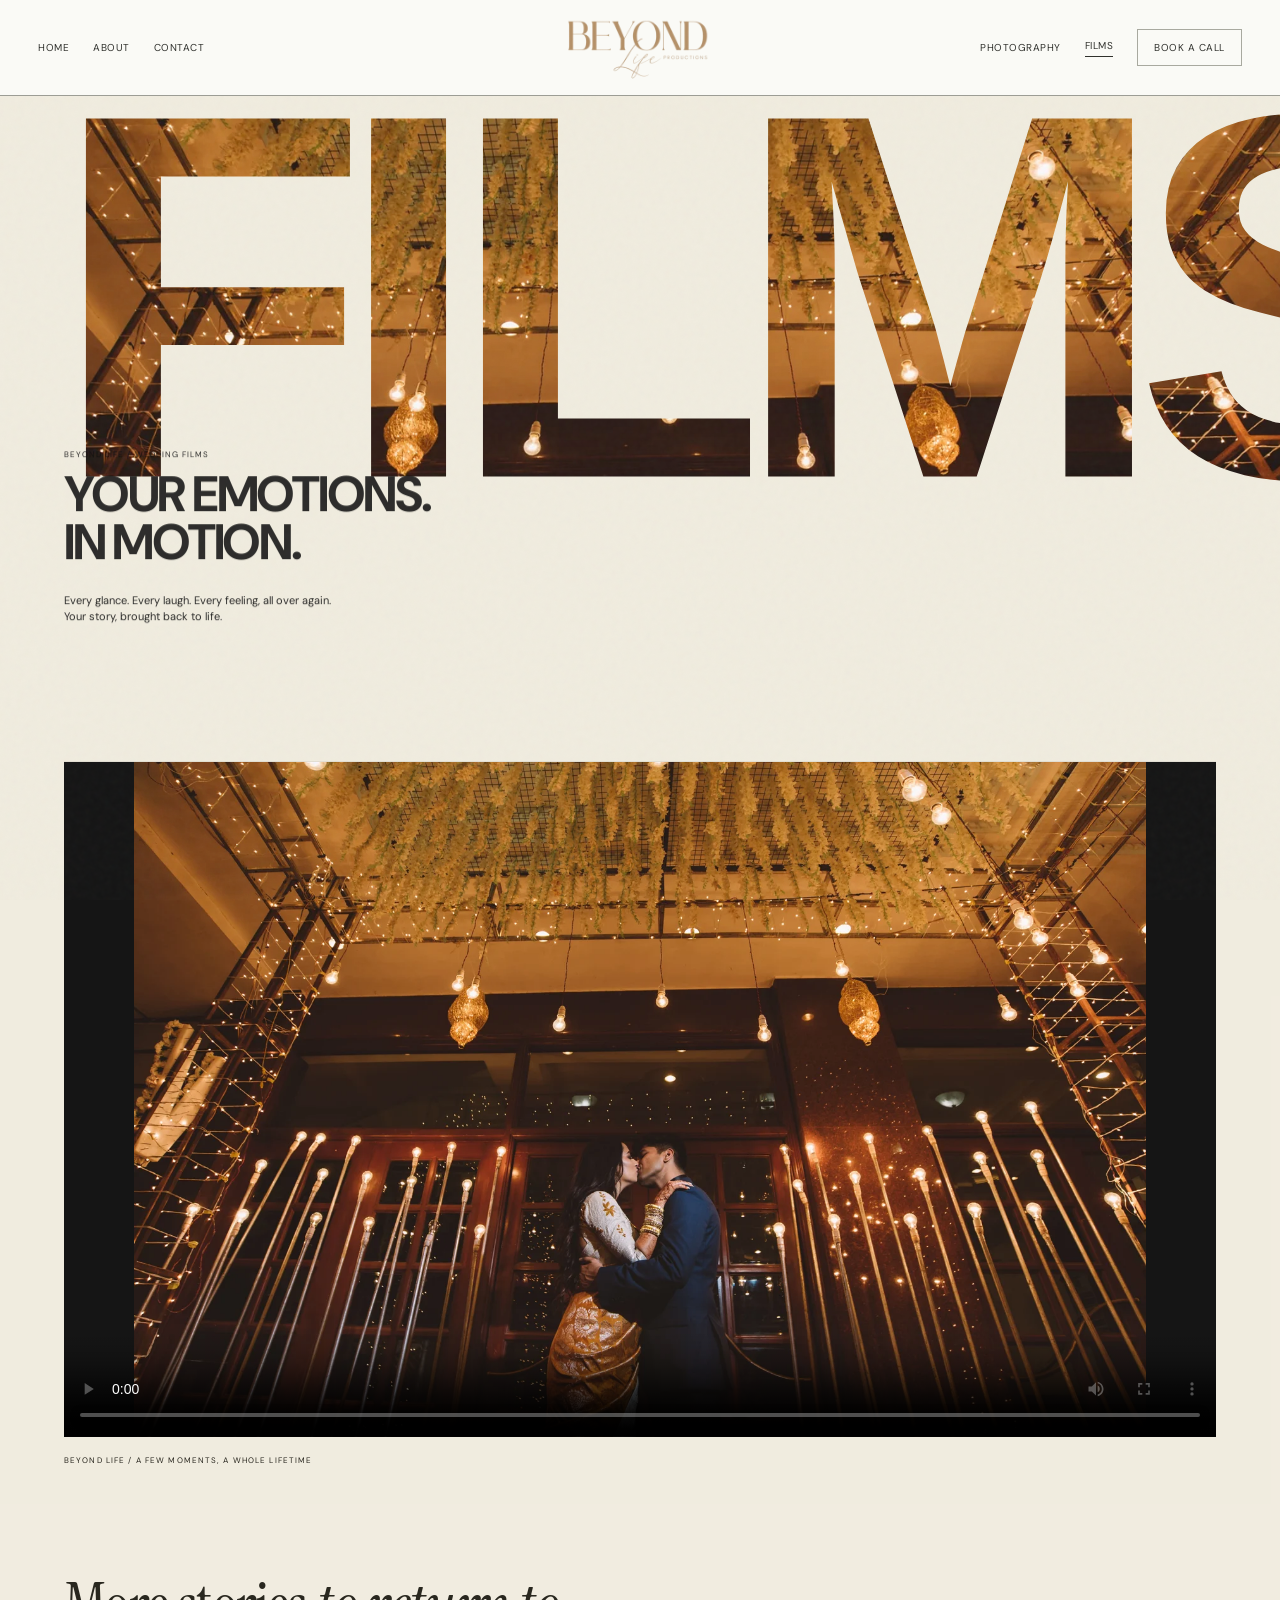
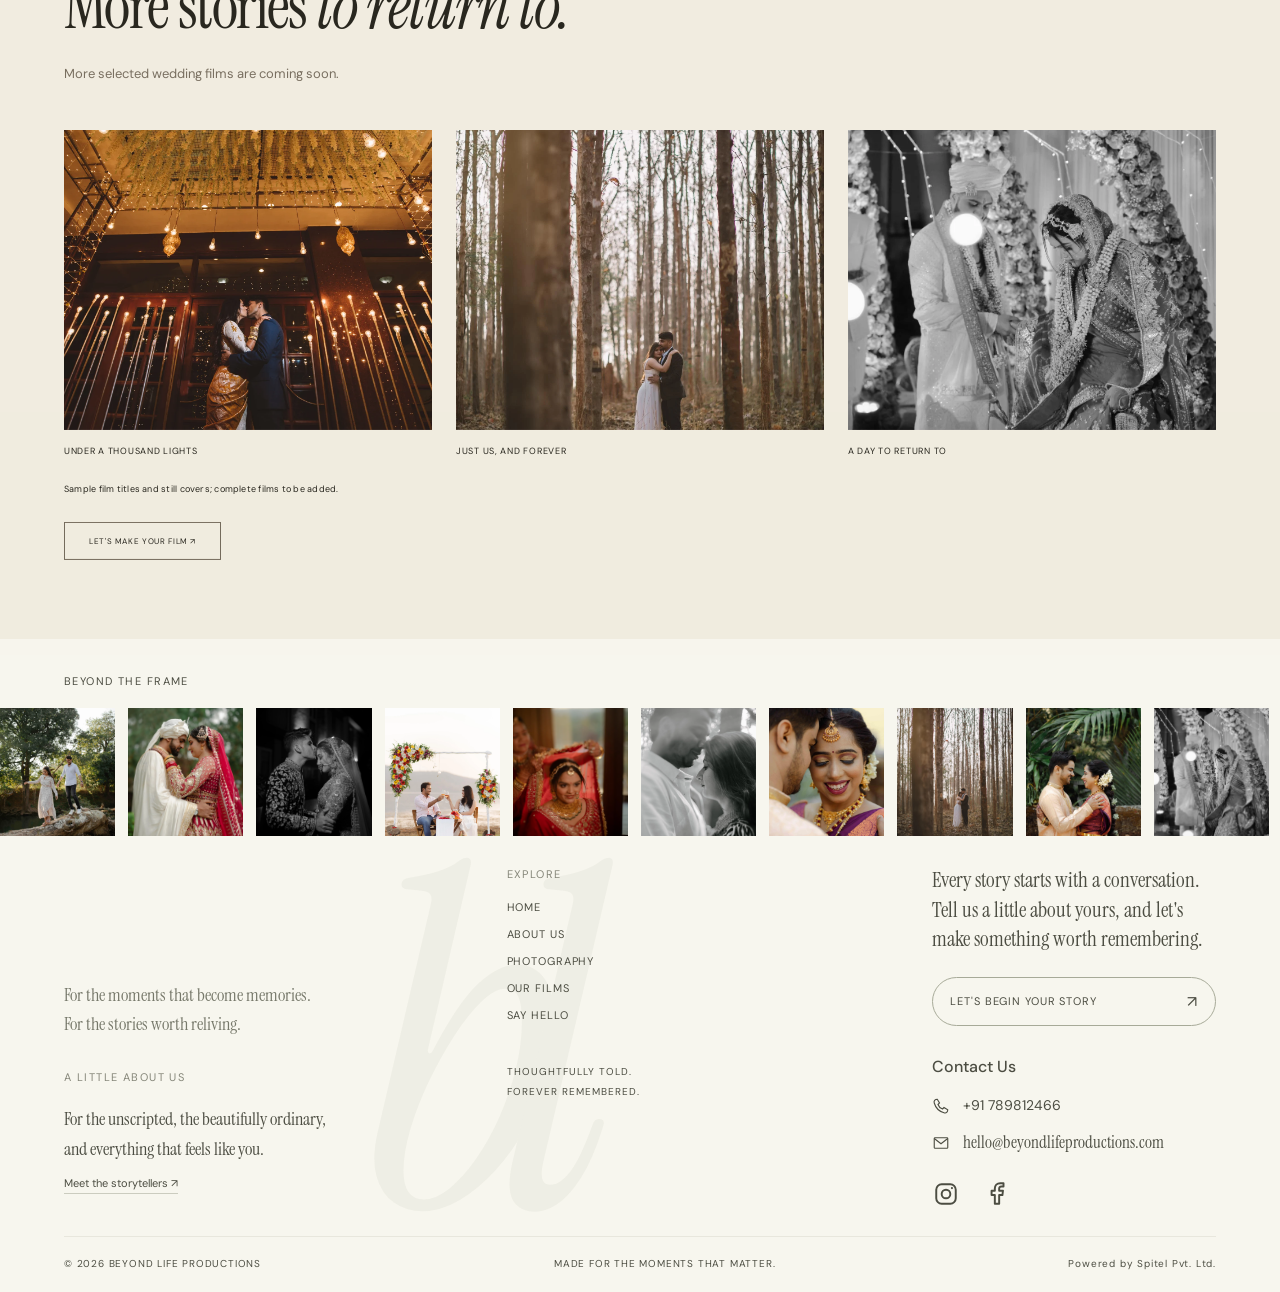
<file: films.html>
<!DOCTYPE html>
<html lang="en">
<head>
<meta charset="UTF-8" /><meta name="viewport" content="width=device-width, initial-scale=1" />
<meta name="theme-color" content="#f0ecdf" /><meta name="description" content="Beyond Life Productions. Intimate wedding stories, told with intention. Wedding photography and films for stories worth reliving." />
<title>Beyond Photography</title>
<link rel="preconnect" href="https://fonts.googleapis.com" /><link rel="preconnect" href="https://fonts.gstatic.com" crossorigin />
<link href="https://fonts.googleapis.com/css2?family=DM+Sans:wght@400;500;600&family=Instrument+Serif:ital@0;1&family=Caveat:wght@400;500&display=swap" rel="stylesheet" />
<link rel="icon" href="assets/images/logo.webp" /><link rel="stylesheet" href="styles.css?v=multipage-1" />
<link rel="stylesheet" href="header.css?v=3" />
<link rel="stylesheet" href="photography-motion.css?v=16" />
</head>
<body class="interior-page" data-page="films.html"><a class="skip-link" href="#main">Skip to content</a><header class="site-header editorial-header" id="header"><nav class="header-links header-links-left" aria-label="Main navigation"><a href="index.html">HOME</a><a href="about.html">ABOUT</a><a href="contact.html">CONTACT</a></nav><a class="wordmark" href="index.html" aria-label="Beyond Life home"><img class="home-logo" src="assets/images/logo.webp" width="1536" height="650" alt="Beyond Life Productions" /></a><nav class="header-links header-links-right" aria-label="Portfolio navigation"><a href="photography.html">PHOTOGRAPHY</a><a href="films.html" aria-current="page">FILMS</a><a class="home-book-call" href="tel:+91789812466">BOOK A CALL</a></nav><button class="menu-toggle" id="menuToggle" type="button" aria-expanded="false" aria-controls="mobileMenu">MENU</button></header><div class="menu-panel" id="mobileMenu" inert><nav aria-label="Main navigation"><a href="index.html">Home <span>01</span></a><a href="about.html">About us <span>02</span></a><a href="photography.html">Photography <span>03</span></a><a href="films.html" aria-current="page">Films <span>04</span></a><a href="contact.html">Let's begin <span>05</span></a></nav><p>FOR STORIES WORTH RELIVING.</p></div><main id="main"><section class="photography-type-hero films-type-hero" aria-labelledby="films-hero-title"><div class="photography-hero-card"><div class="photography-photo-type" aria-hidden="true"><svg class="love-letter-art" viewBox="0 0 1000 300" preserveAspectRatio="none" focusable="false"><defs><mask id="films-reveal-mask" maskUnits="userSpaceOnUse" x="0" y="0" width="1000" height="300" style="mask-type:luminance"><rect class="love-mask-base" width="1000" height="300" fill="white" /><text x="500" y="265" text-anchor="middle" textLength="940" lengthAdjust="spacingAndGlyphs" fill="black">FILMS</text></mask></defs><image href="assets/images/homepage-gallery/photo6.webp" width="1000" height="300" preserveAspectRatio="xMidYMid slice" /><rect class="love-mask-paper" width="1000" height="300" fill="#f0ecdf" mask="url(#films-reveal-mask)" /></svg></div><div class="photography-hero-content"><p class="micro">BEYOND LIFE / WEDDING FILMS</p><h1 id="films-hero-title">YOUR EMOTIONS.<br />IN MOTION.</h1><div class="photography-hero-bottom"><p>Every glance. Every laugh. Every feeling, all over again.<br />Your story, brought back to life.</p></div></div></div></section><section class="films-page"><figure class="featured-reel"><video src="assets/videos/reel1.mov" poster="assets/images/homepage-gallery/photo6.webp" controls playsinline preload="metadata" aria-label="Beyond Life wedding reel"></video><figcaption>BEYOND LIFE / A FEW MOMENTS, A WHOLE LIFETIME</figcaption></figure><div class="films-page-heading"><h2>More stories <em>to return to.</em></h2><p>More selected wedding films are coming soon.</p></div><div class="film-grid"><figure><img src="assets/images/homepage-gallery/photo6.webp" alt="Wedding film preview cover beneath warm lights" loading="lazy" /><figcaption>UNDER A THOUSAND LIGHTS</figcaption></figure><figure><img src="assets/images/homepage-gallery/photo5.webp" alt="Wedding film preview cover in a forest" loading="lazy" /><figcaption>JUST US, AND FOREVER</figcaption></figure><figure><img src="assets/images/homepage-gallery/photo10.webp" alt="Black and white wedding film preview cover" loading="lazy" /><figcaption>A DAY TO RETURN TO</figcaption></figure></div><p class="sample-note">Sample film titles and still covers; complete films to be added.</p><a class="outline-button" href="contact.html">LET'S MAKE YOUR FILM ↗</a></section></main><footer class="reference-footer"><section class="footer-photo-journal" aria-label="Our photo journal"><p class="footer-eyebrow">BEYOND THE FRAME</p><div class="footer-photo-strip"><div class="footer-photo-track"><div class="footer-photo-group"><a href="photography.html" aria-label="Explore wedding photograph 1"><img src="assets/images/homepage-gallery/photo4.webp" alt="" loading="lazy" width="180" height="220" /></a><a href="photography.html" aria-label="Explore wedding photograph 2"><img src="assets/images/homepage-gallery/photo3.webp" alt="" loading="lazy" width="180" height="220" /></a><a href="photography.html" aria-label="Explore wedding photograph 3"><img src="assets/images/homepage-gallery/photo14.webp" alt="" loading="lazy" width="180" height="220" /></a><a href="photography.html" aria-label="Explore wedding photograph 4"><img src="assets/images/homepage-gallery/photo7.webp" alt="" loading="lazy" width="180" height="220" /></a><a href="photography.html" aria-label="Explore wedding photograph 5"><img src="assets/images/homepage-gallery/photo13.webp" alt="" loading="lazy" width="180" height="220" /></a><a href="photography.html" aria-label="Explore wedding photograph 6"><img src="assets/images/homepage-gallery/photo12.webp" alt="" loading="lazy" width="180" height="220" /></a><a href="photography.html" aria-label="Explore wedding photograph 7"><img src="assets/images/homepage-gallery/photo2.webp" alt="" loading="lazy" width="180" height="220" /></a><a href="photography.html" aria-label="Explore wedding photograph 8"><img src="assets/images/homepage-gallery/photo5.webp" alt="" loading="lazy" width="180" height="220" /></a><a href="photography.html" aria-label="Explore wedding photograph 9"><img src="assets/images/homepage-gallery/photo9.webp" alt="" loading="lazy" width="180" height="220" /></a><a href="photography.html" aria-label="Explore wedding photograph 10"><img src="assets/images/homepage-gallery/photo10.webp" alt="" loading="lazy" width="180" height="220" /></a><a href="photography.html" aria-label="Explore wedding photograph 11"><img src="assets/images/homepage-gallery/photo6.webp" alt="" loading="lazy" width="180" height="220" /></a><a href="photography.html" aria-label="Explore wedding photograph 12"><img src="assets/images/homepage-gallery/photo11.webp" alt="" loading="lazy" width="180" height="220" /></a></div><div class="footer-photo-group" aria-hidden="true"><span><img src="assets/images/homepage-gallery/photo4.webp" alt="" loading="lazy" width="180" height="220" /></span><span><img src="assets/images/homepage-gallery/photo3.webp" alt="" loading="lazy" width="180" height="220" /></span><span><img src="assets/images/homepage-gallery/photo14.webp" alt="" loading="lazy" width="180" height="220" /></span><span><img src="assets/images/homepage-gallery/photo7.webp" alt="" loading="lazy" width="180" height="220" /></span><span><img src="assets/images/homepage-gallery/photo13.webp" alt="" loading="lazy" width="180" height="220" /></span><span><img src="assets/images/homepage-gallery/photo12.webp" alt="" loading="lazy" width="180" height="220" /></span><span><img src="assets/images/homepage-gallery/photo2.webp" alt="" loading="lazy" width="180" height="220" /></span><span><img src="assets/images/homepage-gallery/photo5.webp" alt="" loading="lazy" width="180" height="220" /></span><span><img src="assets/images/homepage-gallery/photo9.webp" alt="" loading="lazy" width="180" height="220" /></span><span><img src="assets/images/homepage-gallery/photo10.webp" alt="" loading="lazy" width="180" height="220" /></span><span><img src="assets/images/homepage-gallery/photo6.webp" alt="" loading="lazy" width="180" height="220" /></span><span><img src="assets/images/homepage-gallery/photo11.webp" alt="" loading="lazy" width="180" height="220" /></span></div></div></div></section><div class="footer-editorial"><span class="footer-watermark" aria-hidden="true">bl</span><div class="footer-notes"><div class="footer-logo-block"><a href="index.html" aria-label="Beyond Life Productions home"><img src="assets/images/logo.webp" width="1536" height="650" alt="Beyond Life Productions" loading="lazy" /></a><p>For the moments that become memories.<br />For the stories worth reliving.</p></div><section><h2>A LITTLE ABOUT US</h2><p>For the unscripted, the beautifully ordinary,<br />and everything that feels like you.</p><a href="about.html">Meet the storytellers &#8599;</a></section></div><nav class="footer-directory" aria-label="Footer navigation"><h2>EXPLORE</h2><a href="index.html">HOME</a><a href="about.html">ABOUT US</a><a href="photography.html">PHOTOGRAPHY</a><a href="films.html">OUR FILMS</a><a href="contact.html">SAY HELLO</a><p>THOUGHTFULLY TOLD.<br />FOREVER REMEMBERED.</p></nav><div class="footer-invitation"><p>Every story starts with a conversation.<br />Tell us a little about yours, and let's<br />make something worth remembering.</p><a class="footer-contact-pill" href="contact.html#enquiry">LET'S BEGIN YOUR STORY <span aria-hidden="true">&#8599;</span></a><section class="footer-contact-details" aria-labelledby="footer-contact-title"><h2 id="footer-contact-title">Contact Us</h2><a class="footer-contact-row" href="tel:+91789812466"><svg viewBox="0 0 24 24" fill="none" stroke="currentColor" stroke-width="1.5" aria-hidden="true"><path d="m7 3 3 5-2 2c1 3 3 5 6 6l2-2 5 3c0 3-2 5-5 4C9 19 5 15 3 8 2 5 4 3 7 3Z"/></svg><span>+91 789812466</span></a><a class="footer-contact-row" href="mailto:hello@beyondlifeproductions.com"><svg viewBox="0 0 24 24" fill="none" stroke="currentColor" stroke-width="1.5" aria-hidden="true"><rect x="3" y="5" width="18" height="14" rx="1"/><path d="m3 6 9 7 9-7"/></svg><span>hello@beyondlifeproductions.com</span></a><div class="footer-socials"><a href="https://www.instagram.com/beyondlifeproductions/" target="_blank" rel="noopener noreferrer" aria-label="Beyond Life Productions on Instagram"><svg viewBox="0 0 24 24" fill="none" stroke="currentColor" stroke-width="1.8" aria-hidden="true"><rect x="3" y="3" width="18" height="18" rx="5"/><circle cx="12" cy="12" r="4"/><circle cx="17.5" cy="6.5" r="1" fill="currentColor" stroke="none"/></svg></a><a href="https://www.facebook.com/" target="_blank" rel="noopener noreferrer" aria-label="Facebook ? placeholder link" title="Facebook profile coming soon"><svg viewBox="0 0 24 24" fill="none" stroke="currentColor" stroke-width="1.8" stroke-linejoin="round" aria-hidden="true"><path d="M14 21v-8h3l.5-4H14V7c0-1 .5-2 2-2h2V2h-3c-3 0-5 2-5 5v2H7v4h3v8Z"/></svg></a></div></section></div></div><div class="footer-bottom"><span>&copy; <span id="year"></span> BEYOND LIFE PRODUCTIONS</span><span>MADE FOR THE MOMENTS THAT MATTER.</span><a href="https://spitel.com">Powered by Spitel Pvt. Ltd.</a></div></footer><noscript><style>.cinema-intro{display:none}body.intro-playing{overflow:auto}body.intro-playing .editorial-home{filter:none;transform:none}</style></noscript><script src="script.js?v=testimonial-photo-delay-1"></script><script src="photography-motion.js?v=14"></script></body></html>
</file>
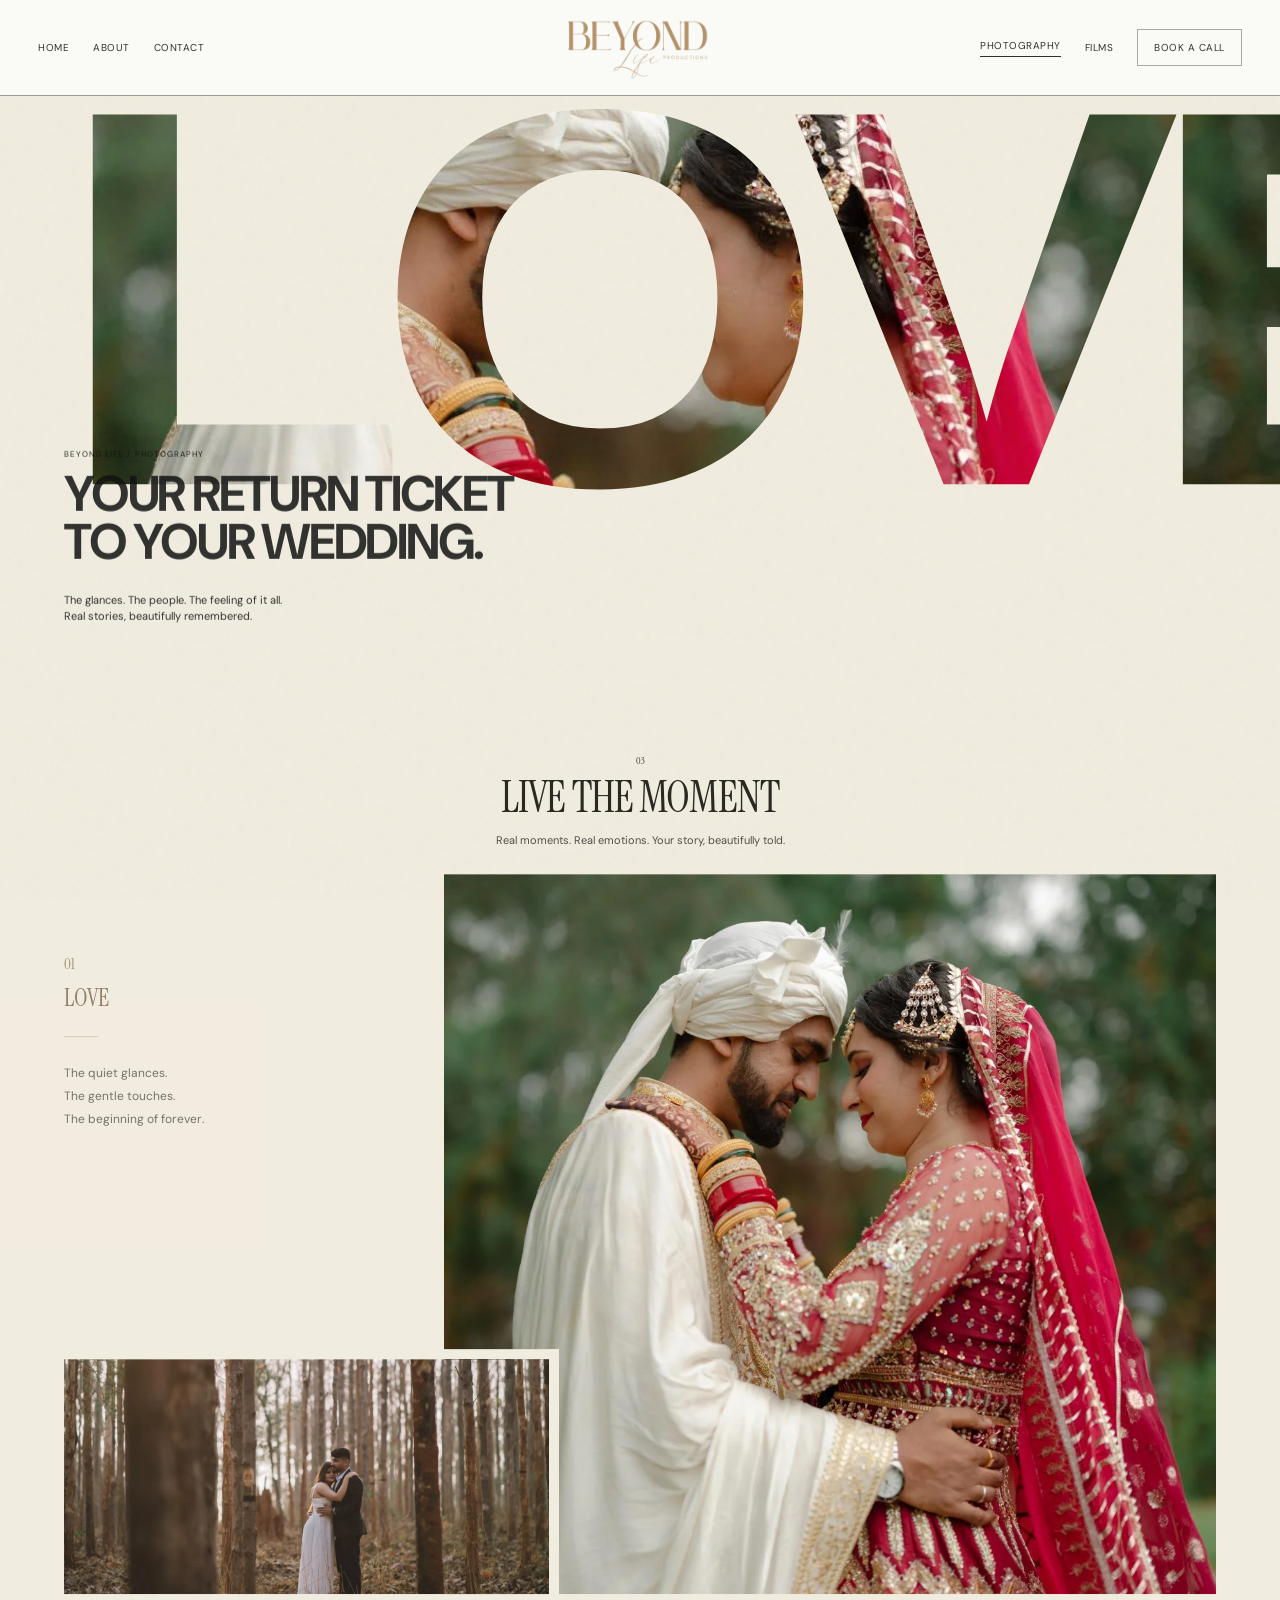
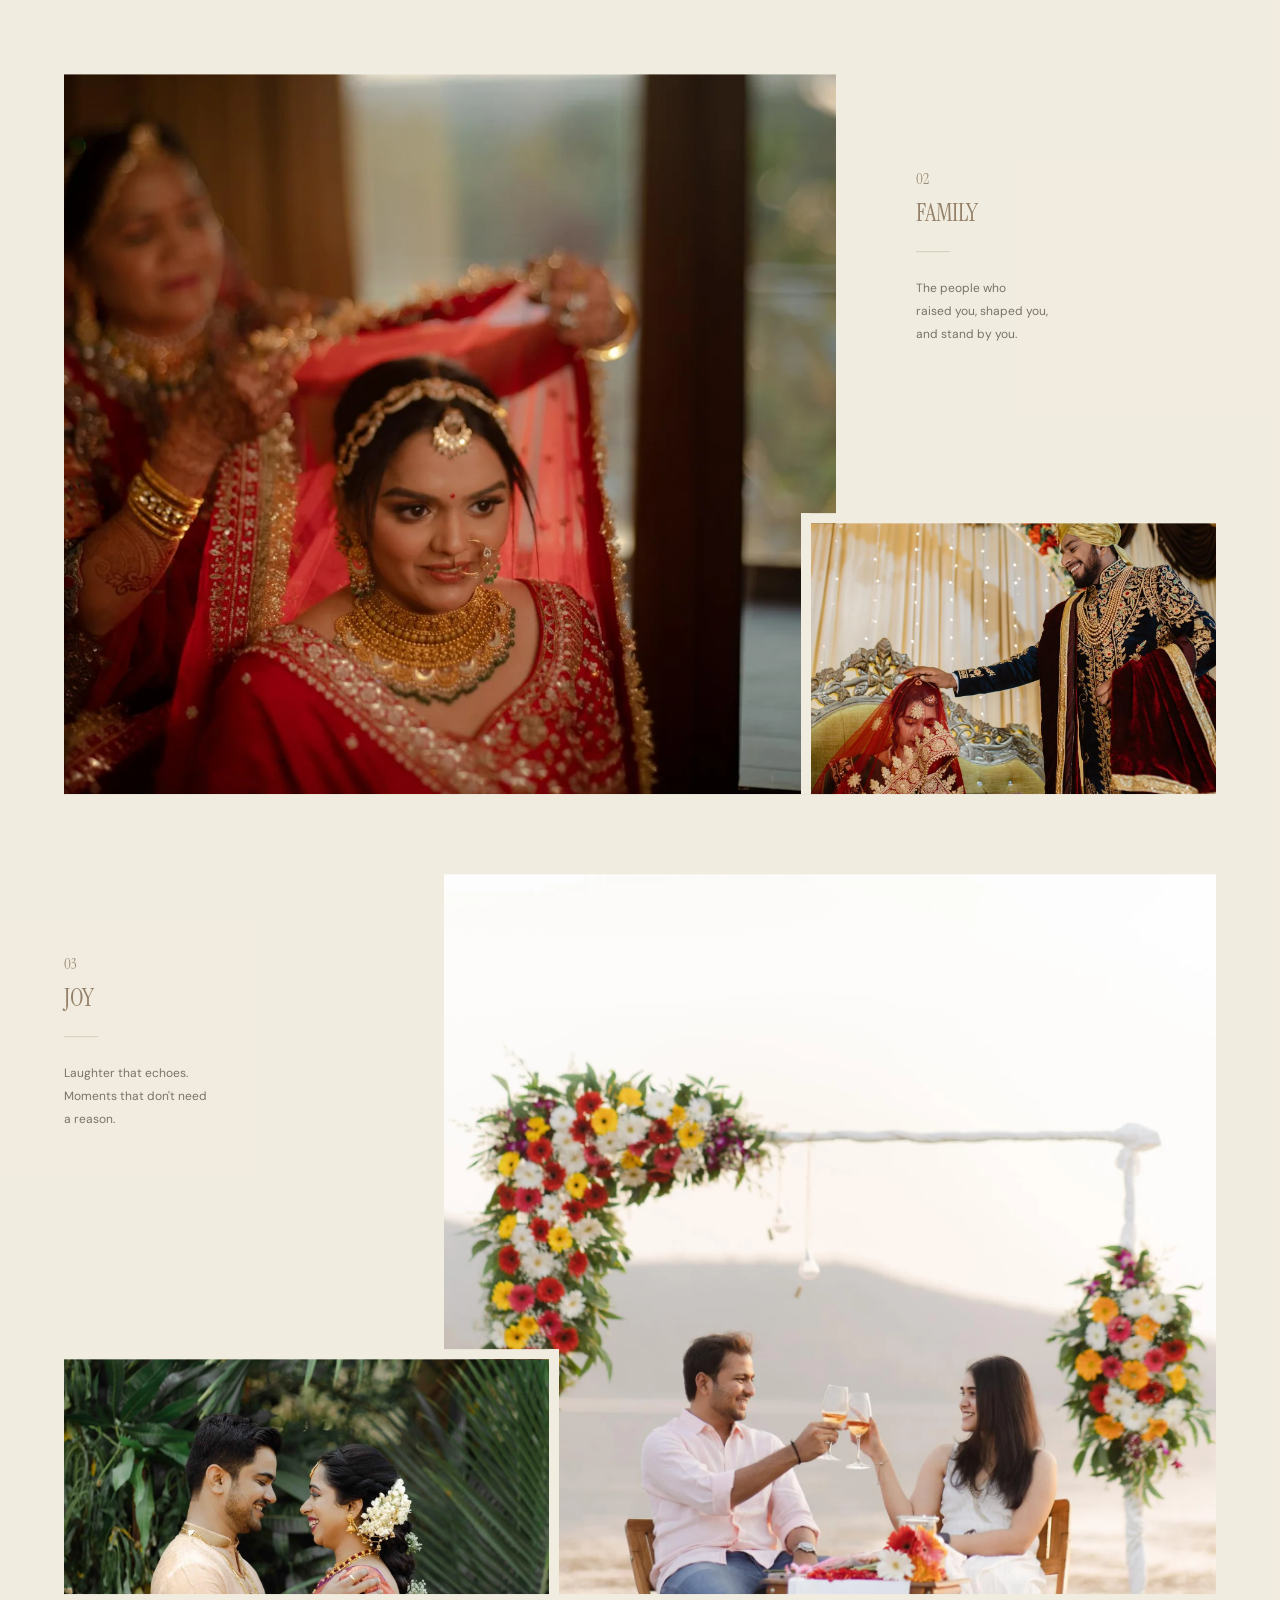
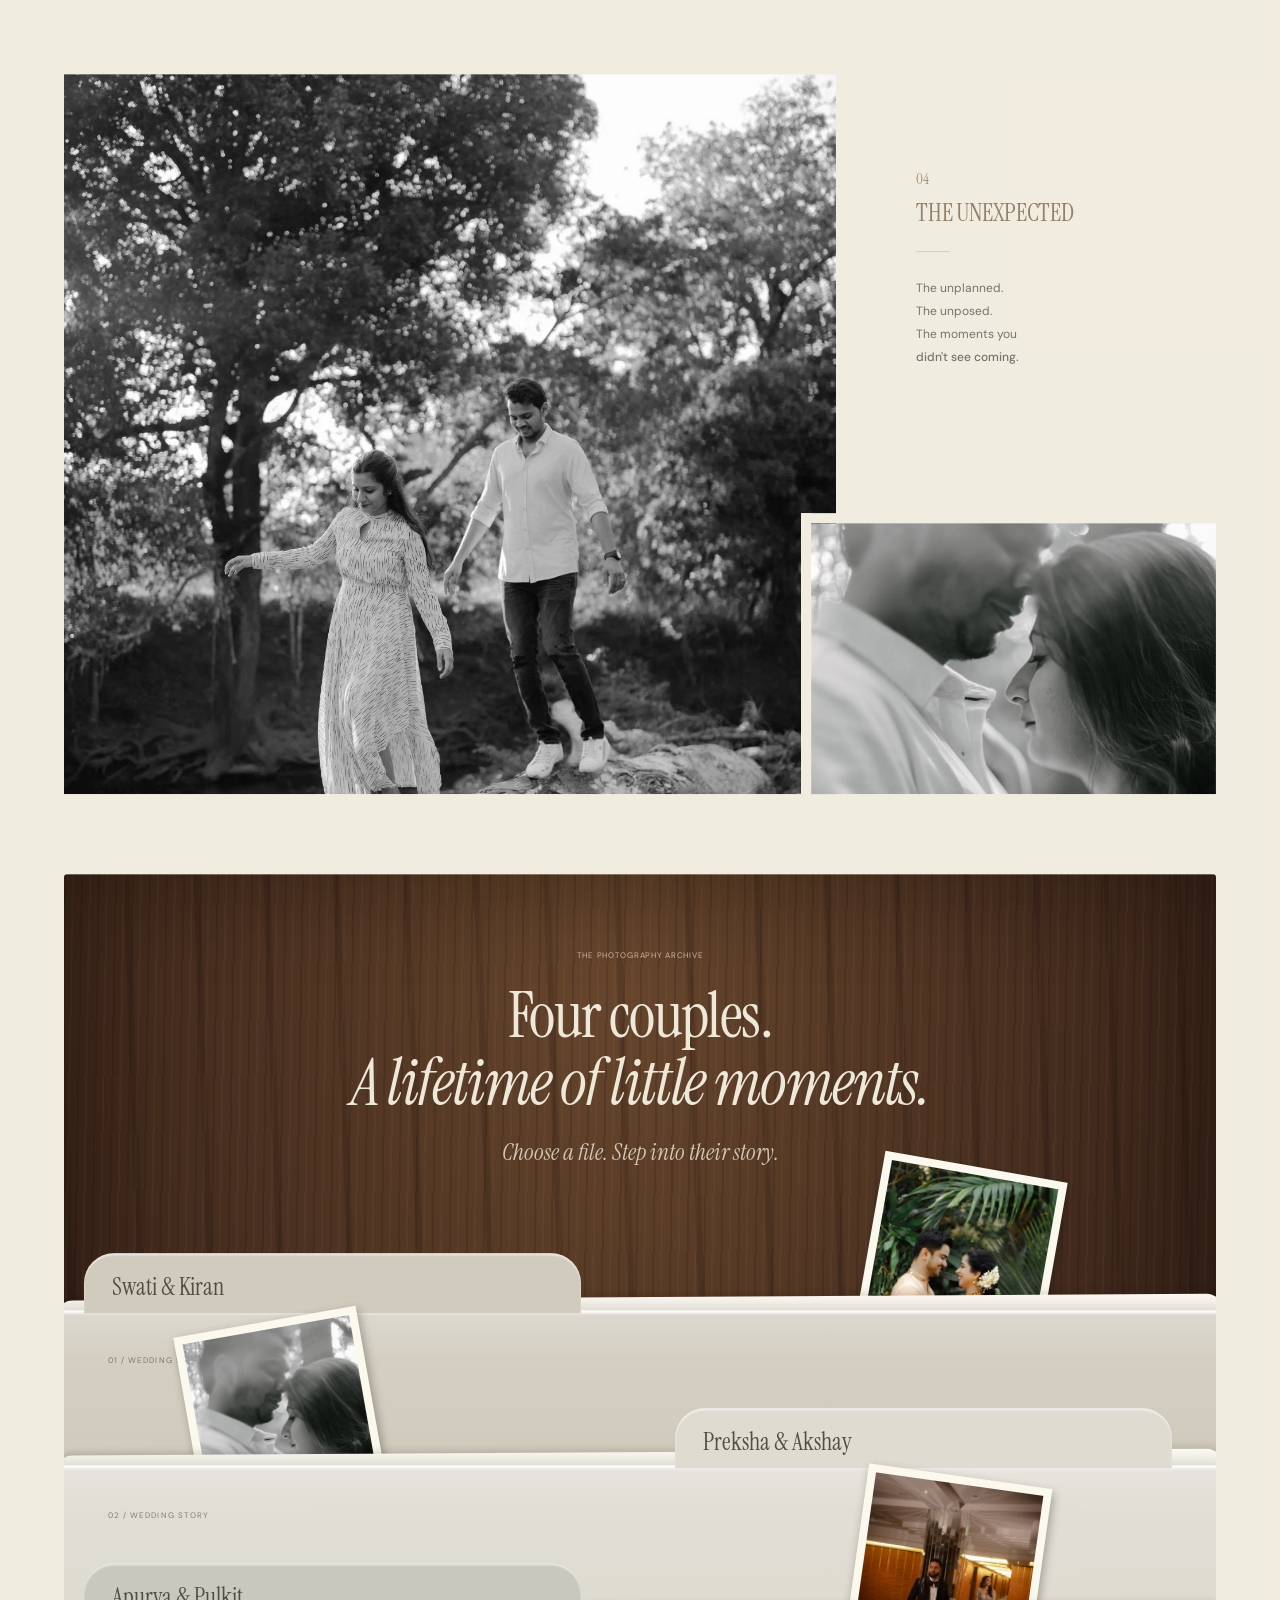
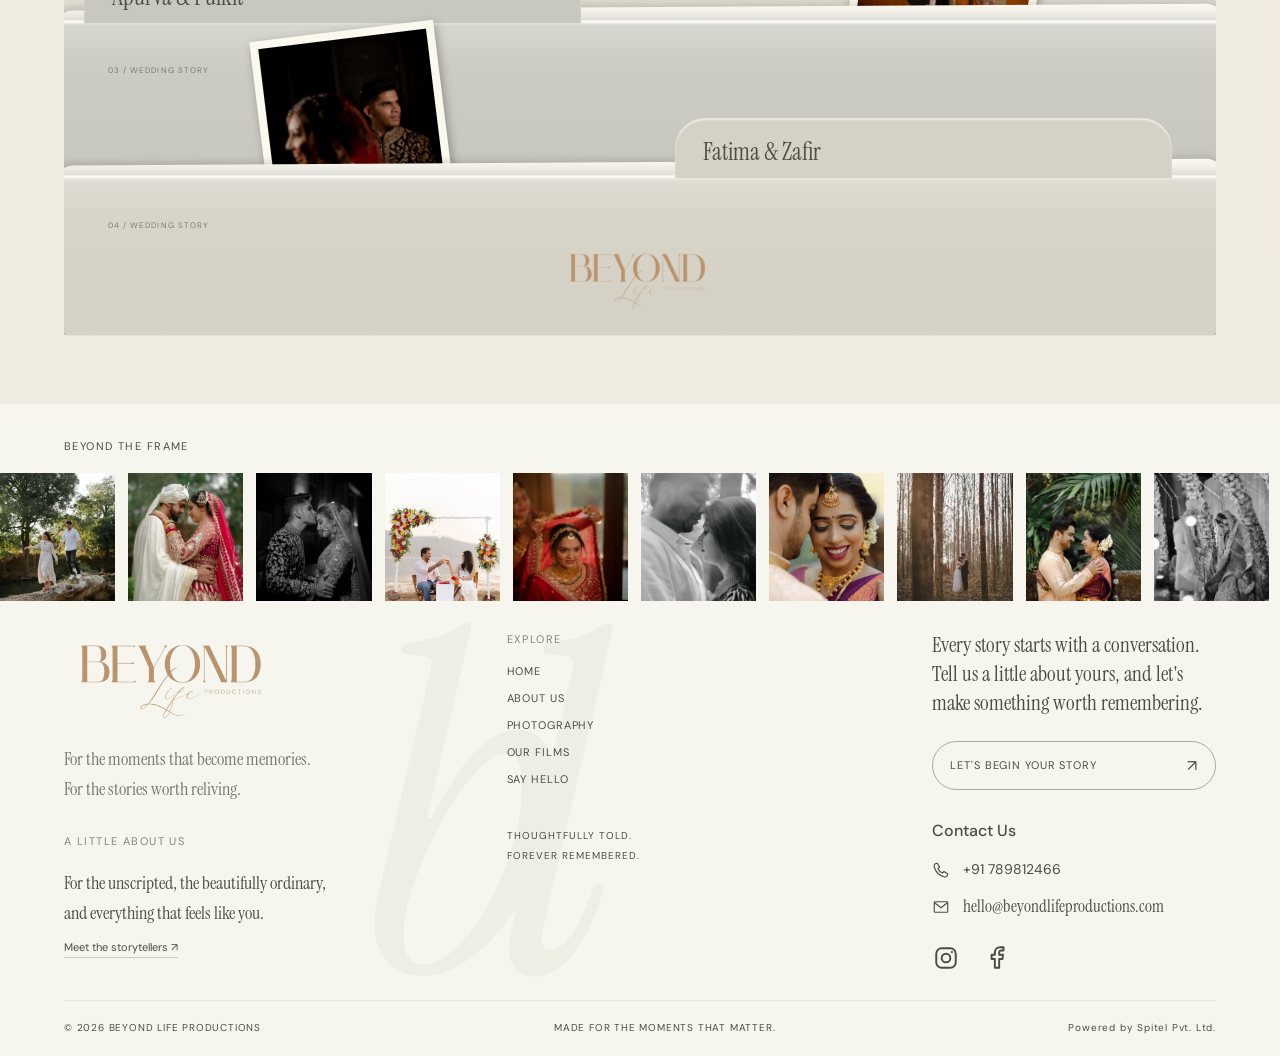
<file: photography.html>
<!DOCTYPE html>
<html lang="en">
<head>
<meta charset="UTF-8" /><meta name="viewport" content="width=device-width, initial-scale=1" />
<meta name="theme-color" content="#f0ecdf" /><meta name="description" content="Beyond Life Productions. Intimate wedding stories, told with intention. Wedding photography and films for stories worth reliving." />
<title>Beyond Photography</title>
<link rel="preconnect" href="https://fonts.googleapis.com" /><link rel="preconnect" href="https://fonts.gstatic.com" crossorigin />
<link href="https://fonts.googleapis.com/css2?family=DM+Sans:wght@400;500;600&family=Instrument+Serif:ital@0;1&family=Caveat:wght@400;500&display=swap" rel="stylesheet" />
<link rel="icon" href="assets/images/logo.webp" /><link rel="stylesheet" href="styles.css?v=multipage-1" />
<link rel="stylesheet" href="header.css?v=3" />
<link rel="stylesheet" href="photography-motion.css?v=16" />
</head>
<body class="interior-page" data-page="photography.html"><a class="skip-link" href="#main">Skip to content</a><header class="site-header editorial-header" id="header"><nav class="header-links header-links-left" aria-label="Main navigation"><a href="index.html">HOME</a><a href="about.html">ABOUT</a><a href="contact.html">CONTACT</a></nav><a class="wordmark" href="index.html" aria-label="Beyond Life home"><img class="home-logo" src="assets/images/logo.webp" width="1536" height="650" alt="Beyond Life Productions" /></a><nav class="header-links header-links-right" aria-label="Portfolio navigation"><a href="photography.html" aria-current="page">PHOTOGRAPHY</a><a href="films.html">FILMS</a><a class="home-book-call" href="tel:+91789812466">BOOK A CALL</a></nav><button class="menu-toggle" id="menuToggle" type="button" aria-expanded="false" aria-controls="mobileMenu">MENU</button></header><div class="menu-panel" id="mobileMenu" inert><nav aria-label="Main navigation"><a href="index.html">Home <span>01</span></a><a href="about.html">About us <span>02</span></a><a href="photography.html" aria-current="page">Photography <span>03</span></a><a href="films.html">Films <span>04</span></a><a href="contact.html">Let's begin <span>05</span></a></nav><p>FOR STORIES WORTH RELIVING.</p></div><main id="main"><section class="photography-type-hero" aria-labelledby="photography-hero-title"><div class="photography-hero-card"><div class="photography-photo-type" aria-hidden="true"><svg class="love-letter-art" viewBox="0 0 1000 300" preserveAspectRatio="none" focusable="false"><defs><mask id="love-reveal-mask" maskUnits="userSpaceOnUse" x="0" y="0" width="1000" height="300" style="mask-type:luminance"><rect class="love-mask-base" width="1000" height="300" fill="white" /><text x="500" y="265" text-anchor="middle" textLength="940" lengthAdjust="spacingAndGlyphs" fill="black">LOVE</text></mask></defs><image href="assets/images/homepage-gallery/photo3.webp" width="1000" height="300" preserveAspectRatio="xMidYMid slice" /><rect class="love-mask-paper" width="1000" height="300" fill="#f0ecdf" mask="url(#love-reveal-mask)" /></svg></div><div class="photography-hero-content"><p class="micro">BEYOND LIFE / PHOTOGRAPHY</p><h1 id="photography-hero-title">YOUR RETURN TICKET<br />TO YOUR WEDDING.</h1><div class="photography-hero-bottom"><p>The glances. The people. The feeling of it all.<br />Real stories, beautifully remembered.</p></div></div></div></section><section class="journal" id="work" aria-labelledby="journal-title"><div class="moment-journey-heading"><p class="micro">03</p><h2 id="journal-title">LIVE THE MOMENT</h2><p>Real moments. Real emotions. Your story, beautifully told.</p></div><div class="emotion-journey"><article class="emotion-chapter emotion-love" id="love"><div class="emotion-caption"><span>01</span><h3>LOVE</h3><p>The quiet glances.<br />The gentle touches.<br />The beginning of forever.</p></div><figure class="emotion-main"><img src="assets/images/homepage-gallery/photo3.webp" alt="A wedding couple resting their foreheads together" loading="lazy" /></figure><figure class="emotion-inset"><img src="assets/images/homepage-gallery/photo5.webp" alt="A couple embracing among forest trees" loading="lazy" /></figure></article><article class="emotion-chapter emotion-family" id="family"><div class="emotion-caption"><span>02</span><h3>FAMILY</h3><p>The people who<br />raised you, shaped you,<br />and stand by you.</p></div><figure class="emotion-main"><img src="assets/images/homepage-gallery/photo13.webp" alt="A family member carefully arranging the bride's veil" loading="lazy" /></figure><figure class="emotion-inset"><img src="assets/images/homepage-gallery/photo1.webp" alt="A traditional wedding ceremony" loading="lazy" /></figure></article><article class="emotion-chapter emotion-joy" id="joy"><div class="emotion-caption"><span>03</span><h3>JOY</h3><p>Laughter that echoes.<br />Moments that don't need<br />a reason.</p></div><figure class="emotion-main"><img src="assets/images/homepage-gallery/photo7.webp" alt="A couple smiling and raising a toast" loading="lazy" /></figure><figure class="emotion-inset"><img src="assets/images/homepage-gallery/photo9.webp" alt="A couple sharing a warm smile" loading="lazy" /></figure></article><article class="emotion-chapter emotion-unexpected" id="unexpected"><div class="emotion-caption"><span>04</span><h3>THE UNEXPECTED</h3><p>The unplanned.<br />The unposed.<br />The moments you<br /><strong>didn't see coming.</strong></p></div><figure class="emotion-main"><img src="assets/images/homepage-gallery/photo4.webp" alt="A couple finding their way across a rocky stream" loading="lazy" /></figure><figure class="emotion-inset"><img src="assets/images/homepage-gallery/photo12.webp" alt="An intimate black and white couple moment" loading="lazy" /></figure></article></div><div class="couple-archive" id="couple-files"><div class="archive-intro"><p class="micro">THE PHOTOGRAPHY ARCHIVE</p><h3>Four couples.<br /><em>A lifetime of little moments.</em></h3><p>Choose a file. Step into their story.</p></div><div class="folder-stack"><button class="couple-folder folder-1" type="button" data-couple="swati-kiran" aria-haspopup="dialog" aria-controls="coupleGallery"><span class="folder-print"><img src="assets/images/homepage-gallery/photo9.webp" alt="" loading="lazy" /><span>Swati &amp; Kiran</span></span><span class="folder-paper" aria-hidden="true"></span><span class="folder-face"><span class="folder-tab">Swati &amp; Kiran</span><span class="folder-index">01 / WEDDING STORY</span></span></button><button class="couple-folder folder-2" type="button" data-couple="preksha-akshay" aria-haspopup="dialog" aria-controls="coupleGallery"><span class="folder-print"><img src="assets/images/homepage-gallery/photo12.webp" alt="" loading="lazy" /><span>Preksha &amp; Akshay</span></span><span class="folder-paper" aria-hidden="true"></span><span class="folder-face"><span class="folder-tab">Preksha &amp; Akshay</span><span class="folder-index">02 / WEDDING STORY</span></span></button><button class="couple-folder folder-3" type="button" data-couple="apurva-pulkit" aria-haspopup="dialog" aria-controls="coupleGallery"><span class="folder-print"><img src="assets/images/homepage-gallery/photo11.webp" alt="" loading="lazy" /><span>Apurva &amp; Pulkit</span></span><span class="folder-paper" aria-hidden="true"></span><span class="folder-face"><span class="folder-tab">Apurva &amp; Pulkit</span><span class="folder-index">03 / WEDDING STORY</span></span></button><button class="couple-folder folder-4" type="button" data-couple="fatima-zafir" aria-haspopup="dialog" aria-controls="coupleGallery"><span class="folder-print"><img src="assets/images/homepage-gallery/photo8.webp" alt="" loading="lazy" /><span>Fatima &amp; Zafir</span></span><span class="folder-paper" aria-hidden="true"></span><span class="folder-face"><span class="folder-tab">Fatima &amp; Zafir</span><img class="folder-brand-logo" src="assets/images/logo.webp" width="1536" height="650" alt="Beyond Life Productions" /><span class="folder-index">04 / WEDDING STORY</span></span></button></div></div><dialog class="couple-gallery-dialog" id="coupleGallery" aria-labelledby="coupleGalleryTitle"><div class="couple-gallery-header"><div><p class="micro">BEYOND LIFE / THE PHOTOGRAPHY ARCHIVE</p><h3 id="coupleGalleryTitle"></h3></div><button class="gallery-close" id="closeCoupleGallery" type="button" aria-label="Close couple gallery">CLOSE ×</button></div><p class="gallery-intro">Their photographs. Their moments. Their story.</p><div class="couple-gallery-photos" id="coupleGalleryPhotos"></div><p class="gallery-end">A STORY WORTH RELIVING.</p></dialog></section></main><footer class="reference-footer"><section class="footer-photo-journal" aria-label="Our photo journal"><p class="footer-eyebrow">BEYOND THE FRAME</p><div class="footer-photo-strip"><div class="footer-photo-track"><div class="footer-photo-group"><a href="photography.html" aria-label="Explore wedding photograph 1"><img src="assets/images/homepage-gallery/photo4.webp" alt="" loading="lazy" width="180" height="220" /></a><a href="photography.html" aria-label="Explore wedding photograph 2"><img src="assets/images/homepage-gallery/photo3.webp" alt="" loading="lazy" width="180" height="220" /></a><a href="photography.html" aria-label="Explore wedding photograph 3"><img src="assets/images/homepage-gallery/photo14.webp" alt="" loading="lazy" width="180" height="220" /></a><a href="photography.html" aria-label="Explore wedding photograph 4"><img src="assets/images/homepage-gallery/photo7.webp" alt="" loading="lazy" width="180" height="220" /></a><a href="photography.html" aria-label="Explore wedding photograph 5"><img src="assets/images/homepage-gallery/photo13.webp" alt="" loading="lazy" width="180" height="220" /></a><a href="photography.html" aria-label="Explore wedding photograph 6"><img src="assets/images/homepage-gallery/photo12.webp" alt="" loading="lazy" width="180" height="220" /></a><a href="photography.html" aria-label="Explore wedding photograph 7"><img src="assets/images/homepage-gallery/photo2.webp" alt="" loading="lazy" width="180" height="220" /></a><a href="photography.html" aria-label="Explore wedding photograph 8"><img src="assets/images/homepage-gallery/photo5.webp" alt="" loading="lazy" width="180" height="220" /></a><a href="photography.html" aria-label="Explore wedding photograph 9"><img src="assets/images/homepage-gallery/photo9.webp" alt="" loading="lazy" width="180" height="220" /></a><a href="photography.html" aria-label="Explore wedding photograph 10"><img src="assets/images/homepage-gallery/photo10.webp" alt="" loading="lazy" width="180" height="220" /></a><a href="photography.html" aria-label="Explore wedding photograph 11"><img src="assets/images/homepage-gallery/photo6.webp" alt="" loading="lazy" width="180" height="220" /></a><a href="photography.html" aria-label="Explore wedding photograph 12"><img src="assets/images/homepage-gallery/photo11.webp" alt="" loading="lazy" width="180" height="220" /></a></div><div class="footer-photo-group" aria-hidden="true"><span><img src="assets/images/homepage-gallery/photo4.webp" alt="" loading="lazy" width="180" height="220" /></span><span><img src="assets/images/homepage-gallery/photo3.webp" alt="" loading="lazy" width="180" height="220" /></span><span><img src="assets/images/homepage-gallery/photo14.webp" alt="" loading="lazy" width="180" height="220" /></span><span><img src="assets/images/homepage-gallery/photo7.webp" alt="" loading="lazy" width="180" height="220" /></span><span><img src="assets/images/homepage-gallery/photo13.webp" alt="" loading="lazy" width="180" height="220" /></span><span><img src="assets/images/homepage-gallery/photo12.webp" alt="" loading="lazy" width="180" height="220" /></span><span><img src="assets/images/homepage-gallery/photo2.webp" alt="" loading="lazy" width="180" height="220" /></span><span><img src="assets/images/homepage-gallery/photo5.webp" alt="" loading="lazy" width="180" height="220" /></span><span><img src="assets/images/homepage-gallery/photo9.webp" alt="" loading="lazy" width="180" height="220" /></span><span><img src="assets/images/homepage-gallery/photo10.webp" alt="" loading="lazy" width="180" height="220" /></span><span><img src="assets/images/homepage-gallery/photo6.webp" alt="" loading="lazy" width="180" height="220" /></span><span><img src="assets/images/homepage-gallery/photo11.webp" alt="" loading="lazy" width="180" height="220" /></span></div></div></div></section><div class="footer-editorial"><span class="footer-watermark" aria-hidden="true">bl</span><div class="footer-notes"><div class="footer-logo-block"><a href="index.html" aria-label="Beyond Life Productions home"><img src="assets/images/logo.webp" width="1536" height="650" alt="Beyond Life Productions" loading="lazy" /></a><p>For the moments that become memories.<br />For the stories worth reliving.</p></div><section><h2>A LITTLE ABOUT US</h2><p>For the unscripted, the beautifully ordinary,<br />and everything that feels like you.</p><a href="about.html">Meet the storytellers &#8599;</a></section></div><nav class="footer-directory" aria-label="Footer navigation"><h2>EXPLORE</h2><a href="index.html">HOME</a><a href="about.html">ABOUT US</a><a href="photography.html">PHOTOGRAPHY</a><a href="films.html">OUR FILMS</a><a href="contact.html">SAY HELLO</a><p>THOUGHTFULLY TOLD.<br />FOREVER REMEMBERED.</p></nav><div class="footer-invitation"><p>Every story starts with a conversation.<br />Tell us a little about yours, and let's<br />make something worth remembering.</p><a class="footer-contact-pill" href="contact.html#enquiry">LET'S BEGIN YOUR STORY <span aria-hidden="true">&#8599;</span></a><section class="footer-contact-details" aria-labelledby="footer-contact-title"><h2 id="footer-contact-title">Contact Us</h2><a class="footer-contact-row" href="tel:+91789812466"><svg viewBox="0 0 24 24" fill="none" stroke="currentColor" stroke-width="1.5" aria-hidden="true"><path d="m7 3 3 5-2 2c1 3 3 5 6 6l2-2 5 3c0 3-2 5-5 4C9 19 5 15 3 8 2 5 4 3 7 3Z"/></svg><span>+91 789812466</span></a><a class="footer-contact-row" href="mailto:hello@beyondlifeproductions.com"><svg viewBox="0 0 24 24" fill="none" stroke="currentColor" stroke-width="1.5" aria-hidden="true"><rect x="3" y="5" width="18" height="14" rx="1"/><path d="m3 6 9 7 9-7"/></svg><span>hello@beyondlifeproductions.com</span></a><div class="footer-socials"><a href="https://www.instagram.com/beyondlifeproductions/" target="_blank" rel="noopener noreferrer" aria-label="Beyond Life Productions on Instagram"><svg viewBox="0 0 24 24" fill="none" stroke="currentColor" stroke-width="1.8" aria-hidden="true"><rect x="3" y="3" width="18" height="18" rx="5"/><circle cx="12" cy="12" r="4"/><circle cx="17.5" cy="6.5" r="1" fill="currentColor" stroke="none"/></svg></a><a href="https://www.facebook.com/" target="_blank" rel="noopener noreferrer" aria-label="Facebook ? placeholder link" title="Facebook profile coming soon"><svg viewBox="0 0 24 24" fill="none" stroke="currentColor" stroke-width="1.8" stroke-linejoin="round" aria-hidden="true"><path d="M14 21v-8h3l.5-4H14V7c0-1 .5-2 2-2h2V2h-3c-3 0-5 2-5 5v2H7v4h3v8Z"/></svg></a></div></section></div></div><div class="footer-bottom"><span>&copy; <span id="year"></span> BEYOND LIFE PRODUCTIONS</span><span>MADE FOR THE MOMENTS THAT MATTER.</span><a href="https://spitel.com">Powered by Spitel Pvt. Ltd.</a></div></footer><noscript><style>.cinema-intro{display:none}body.intro-playing{overflow:auto}body.intro-playing .editorial-home{filter:none;transform:none}</style></noscript><script src="script.js?v=testimonial-photo-delay-1"></script><script src="photography-motion.js?v=14"></script></body></html>
</file>
<file: styles.css>
:root{--paper:#f0ecdf;--ink:#29271f;--brown:#241a13;--serif:'Instrument Serif',Georgia,serif;--sans:'DM Sans',Arial,sans-serif}*{box-sizing:border-box}html{scroll-behavior:smooth;scroll-padding-top:75px}body{margin:0;background:var(--paper);color:var(--ink);font-family:var(--sans);-webkit-font-smoothing:antialiased}body:after{content:'';position:fixed;inset:0;z-index:20;pointer-events:none;opacity:.15;background-image:url("data:image/svg+xml,%3Csvg viewBox='0 0 180 180' xmlns='http://www.w3.org/2000/svg'%3E%3Cfilter id='noise'%3E%3CfeTurbulence type='fractalNoise' baseFrequency='.75' numOctaves='3' stitchTiles='stitch'/%3E%3C/filter%3E%3Cpath fill='%237e7049' opacity='.2' filter='url(%23noise)' d='M0 0h180v180H0z'/%3E%3C/svg%3E")}a{color:inherit;text-decoration:none}button{font:inherit;color:inherit;cursor:pointer}img{display:block;width:100%;object-fit:cover}figure{margin:0}h1,h2,h3,h4,p{margin-top:0}h1,h2,h3,h4{font-weight:400}button,a,summary{-webkit-tap-highlight-color:transparent}a:focus-visible,button:focus-visible,summary:focus-visible{outline:2px solid currentColor;outline-offset:6px}::selection{background:#30261f;color:var(--paper)}.micro,.small-caps{font-size:10px;line-height:1.7;letter-spacing:.09em}.skip-link{position:fixed;top:-80px;left:20px;padding:15px;background:var(--ink);color:var(--paper);z-index:120}.skip-link:focus{top:15px}.site-header{height:118px;padding:0 3%;display:grid;grid-template-columns:1fr auto 1fr;align-items:center;position:relative;z-index:60}.location{font-size:9px;line-height:1.6;letter-spacing:.06em;justify-self:start}.wordmark{font:clamp(35px,4.8vw,74px)/.86 var(--serif);letter-spacing:-.055em;text-align:center;white-space:nowrap}.wordmark span{display:block;font:8px var(--sans);letter-spacing:.4em;margin-top:9px}.menu-toggle{position:fixed;right:3%;top:43px;z-index:100;border:1px solid #6c655b;border-radius:50%;padding:9px 15px;font-size:9px;line-height:1;background:var(--paper);transition:color .3s,background .3s}.menu-toggle:hover{background:var(--ink);color:var(--paper)}.menu-panel{position:fixed;inset:0;background:var(--paper);z-index:90;display:flex;flex-direction:column;justify-content:center;padding:8vh 15%;visibility:hidden;opacity:0;transform:translateY(-20px);transition:opacity .4s,transform .4s,visibility .4s}.menu-panel.open{visibility:visible;opacity:1;transform:none}body.menu-open{overflow:hidden}.menu-panel nav{display:flex;flex-direction:column}.menu-panel nav a{font:clamp(32px,5vw,70px)/1.3 var(--serif);border-bottom:1px solid #29271f30;display:flex;justify-content:space-between;padding:7px 0}.menu-panel nav span{font:10px var(--sans);align-self:center}.menu-panel>p{font-size:9px;letter-spacing:.15em;margin-top:35px}.opening{padding:0 6%}.hero-pair{display:grid;grid-template-columns:1fr 1fr;gap:16px}.hero-pair figure{height:37vw;overflow:hidden;background:#d6d0be}.hero-pair img{height:100%}.hero-pair figure:first-child img{object-position:center 50%}.hero-pair figure:last-child img{object-position:center 34%}.hero-caption{display:flex;justify-content:space-between;align-items:end;padding-top:25px}.hero-caption .micro{margin-bottom:12px;font-size:9px}.hero-caption h1{font:clamp(32px,3.4vw,54px)/1.02 var(--serif);letter-spacing:-.04em;margin:0}.image-pause{font-size:8px;letter-spacing:.05em;background:none;border:0;border-bottom:1px solid #29271f60;padding:8px 0;display:flex;gap:18px;align-items:center}.image-pause span{font-size:13px}.feeling{height:1150px;max-height:100vw;min-height:850px;position:relative;padding:0 6%;overflow:hidden}.scattered-top{position:relative;height:40%}.float-image{position:absolute;width:13%;will-change:transform}.float-one{width:10%;height:170px;left:0;top:210px}.float-two{width:14%;height:185px;left:24%;top:105px}.float-three{width:14%;height:180px;left:62%;top:145px}.feeling-heading{position:absolute;top:42%;left:14%}.feeling-heading .micro{font-size:8px;margin-bottom:14px}.feeling h2{font:clamp(32px,3vw,48px)/1 var(--serif);letter-spacing:-.03em;margin-bottom:24px}.small-caps{font-size:10px;line-height:1.9;letter-spacing:.07em}.float-four{width:14%;height:190px;right:12%;top:44%}.feeling-bottom{position:absolute;left:14%;right:14%;bottom:9%;display:grid;grid-template-columns:1.1fr 1fr;gap:6%;align-items:end}.small-pair{display:grid;grid-template-columns:1fr 1fr;gap:20px}.small-pair img{height:230px}.feeling-note{font-size:12px;line-height:1.9;padding-bottom:4px}.underlined{display:inline-block;font-size:8px;letter-spacing:.09em;border-bottom:1px solid;padding:0 0 7px;margin-top:15px}.experience{height:100svh;min-height:780px;max-height:1100px;background:var(--brown);color:var(--paper);position:relative;isolation:isolate;overflow:hidden;display:grid;place-items:center}.experience-copy{z-index:2;text-align:center;margin-top:-60px}.experience h2{font:clamp(55px,6vw,96px)/.9 var(--serif);letter-spacing:-.025em;margin:0 0 28px}.experience h2 em{font-size:.57em;line-height:1.2;letter-spacing:-.03em;font-weight:400}.service-list{list-style:none;counter-reset:services;padding:0;margin:0 0 32px}.service-list li{counter-increment:services;font-size:9px;letter-spacing:.09em;line-height:2.5}.service-list li:before{content:'(0' counter(services) ') ';color:#bdb4a4}.outline-button{display:inline-block;border:1px solid #746b5c;padding:13px 24px;font-size:8px;letter-spacing:.08em;transition:background .25s,color .25s}.outline-button:hover{background:var(--ink);color:var(--paper)}.outline-button.light{border-color:#ab9f89;color:var(--paper)}.outline-button.light:hover{background:var(--paper);color:var(--brown)}.floating-photos{position:absolute;inset:0;z-index:1;pointer-events:none}.tile{position:absolute;will-change:transform;animation:float 9s ease-in-out infinite alternate;box-shadow:0 2px 8px #0002}.tile-one{width:17%;height:28%;left:5%;top:14%;--tilt:0deg}.tile-two{width:16%;height:30%;right:5%;top:47%;animation-delay:-3s}.tile-three{width:10%;height:20%;left:41%;top:77%;animation-delay:-5s}.tile-four{width:14%;height:20%;right:3%;top:4%;animation-delay:-2s}.tile-five{width:16%;height:23%;left:12%;top:86%;animation-delay:-6s}.tile-six{width:9%;height:16%;right:28%;top:-8%;animation-delay:-4s}@keyframes float{from{translate:0 -15px}to{translate:0 20px}}.artist{padding:120px 14% 90px}.artist h2{font:clamp(55px,6.5vw,100px)/.9 var(--serif);letter-spacing:-.045em;position:relative;z-index:2;margin:0 0 0}.artist h2 span{display:block;margin-left:11%}.artist-layout{display:grid;grid-template-columns:1fr 1.4fr;gap:8%;margin-top:-20px;align-items:start}.artist-copy{padding-top:105px}.artist-copy h3{font:italic 30px/1.15 var(--serif);letter-spacing:-.02em;margin-bottom:20px}.artist-copy>p,.artist-copy details p{font-size:11px;line-height:1.9;max-width:325px}.artist-copy .outline-button{margin-top:12px}.artist-pair{display:grid;grid-template-columns:1fr 1fr;gap:14px}.artist-pair img{height:330px;border:1px solid #a9a494;object-position:50% 35%}.artist-pair .micro{grid-column:1/-1;font-size:7px;margin-top:2px}.sample-note{font-size:9px!important;line-height:1.7;opacity:.6;letter-spacing:.025em}details{border-top:1px solid #29271f40;margin-top:25px}summary{padding:18px 0;font-size:9px;letter-spacing:.08em;cursor:pointer;display:flex;justify-content:space-between;gap:20px;list-style:none}summary::-webkit-details-marker{display:none}summary span{font-size:17px;line-height:1}details[open]>summary span{transform:rotate(45deg)}details h4{font:28px var(--serif);margin:10px 0 20px}.journal{padding:50px 5% 85px}.journal-heading{display:flex;align-items:end;justify-content:space-between;gap:25px;margin-bottom:40px}.journal-heading h2{font:42px var(--serif);margin:0;letter-spacing:-.03em}.journal-heading .micro{max-width:150px;margin:0;font-size:8px}.journal-heading .underlined{margin:0}.journal-grid{display:grid;grid-template-columns:1fr 1fr 2fr;gap:28px}.journal-card{display:block}.journal-card img{height:320px;transition:filter .4s;object-position:center 42%}.journal-card:hover img{filter:brightness(.88)}.journal-card span{font-size:8px;letter-spacing:.04em;display:block;margin-top:17px;line-height:1.7}.journal-card-wide{margin-left:12%}.story-details{display:grid;grid-template-columns:1fr 1fr 2fr;gap:28px}.story-details details>img{max-height:450px;object-fit:contain}.story-details p,.films>p{font-size:12px;line-height:1.8}.story-gallery{display:grid;grid-template-columns:1fr 1fr;gap:12px}.story-gallery img{height:260px}.film-grid{display:grid;grid-template-columns:repeat(3,1fr);gap:24px}.film-grid img{height:300px}.film-grid figcaption{font-size:9px;margin-top:15px;letter-spacing:.08em}.closing-image{position:relative;height:75vw;max-height:900px;min-height:550px;display:grid;place-items:center;isolation:isolate;text-align:center;color:var(--paper);overflow:hidden}.closing-image>img{position:absolute;inset:0;height:100%;z-index:-2;object-position:center 55%}.closing-image:after{content:'';position:absolute;inset:0;background:#1119;z-index:-1}.closing-image h2{font:clamp(50px,7vw,112px)/1 var(--serif);letter-spacing:-.04em;margin:25px 0 15px}.closing-image div>p:last-child{font:italic 31px var(--serif)}.kind-words{text-align:center;padding:100px 6% 75px}.kind-words blockquote{font:clamp(29px,3.3vw,51px)/1.2 var(--serif);letter-spacing:-.02em;margin:35px 0}.kind-words>.micro{font-size:8px}.contact{text-align:center;padding:60px 6% 110px}.contact>.micro{font-size:8px}.contact h2{font:clamp(66px,7.5vw,118px)/.9 var(--serif);letter-spacing:-.04em;margin:35px 0}.contact h2 em{font-weight:400}.contact .sample-note{margin:20px 0 0}footer{padding:40px 4% 25px;border-top:1px solid #29271f35}.footer-wordmark{font:clamp(70px,15.8vw,260px)/.85 var(--serif);letter-spacing:-.06em;display:block;text-align:center;white-space:nowrap}footer>div{display:flex;justify-content:space-between;align-items:center;margin-top:45px;font-size:8px;letter-spacing:.06em}footer button{background:none;border:0;border-bottom:1px solid #29271f80;font-size:8px;padding:5px 0}body.motion-paused .tile{animation-play-state:paused}body.motion-paused [data-drift]{transform:none!important}
@media(min-width:1800px){.opening,.feeling,.artist,.journal{max-width:1800px;margin-inline:auto}.hero-pair figure{height:650px}}
@media(max-width:1000px){.site-header{height:100px}.menu-toggle{top:34px}.hero-pair{gap:10px}.feeling{min-height:760px}.float-one{top:130px;height:130px}.float-two{top:70px;height:140px}.float-three{top:110px;height:140px}.float-four{height:150px}.feeling-bottom{left:10%;right:10%;gap:6%}.small-pair img{height:180px}.experience{min-height:650px}.artist{padding:90px 10% 60px}.artist-pair img{height:260px}.artist-copy{padding-top:75px}.artist-copy h3{font-size:25px}.journal-card img{height:250px}.journal-heading h2{font-size:34px}.journal-grid,.story-details{gap:18px}.journal-card-wide{margin-left:7%}}
@media(max-width:600px){html{scroll-padding-top:60px}.site-header{height:105px;padding:0 5%;grid-template-columns:1fr auto 1fr}.location{font-size:6px;letter-spacing:0}.wordmark{font-size:36px}.wordmark span{font-size:6px;letter-spacing:.22em}.menu-toggle{top:39px;right:5%;font-size:7px;padding:8px 10px}.opening{padding:0 5%}.hero-pair{gap:8px}.hero-pair figure{height:65vw}.hero-pair figure:first-child img{object-position:48% center}.hero-caption{padding-top:20px;align-items:start}.hero-caption .micro{font-size:6px;letter-spacing:.04em;max-width:220px;margin-bottom:10px}.hero-caption h1{font-size:32px}.image-pause{font-size:0;gap:0;padding:6px;margin-top:17px}.image-pause span{font-size:15px}.feeling{height:950px;max-height:none;min-height:0;padding:0 5%}.scattered-top{height:34%}.float-one{width:20%;height:115px;top:100px}.float-two{width:23%;height:125px;left:34%;top:50px}.float-three{width:20%;height:110px;left:auto;right:0;top:160px}.feeling-heading{top:34%;left:9%;max-width:75%}.feeling h2{font-size:36px;margin-bottom:18px}.feeling-heading .micro{font-size:7px}.small-caps{font-size:8px;line-height:1.9}.float-four{width:23%;height:130px;right:9%;top:53%}.feeling-bottom{left:9%;right:9%;bottom:5%;grid-template-columns:1fr;gap:20px}.small-pair{width:62%;gap:10px}.small-pair img{height:145px}.feeling-note{font-size:11px;max-width:280px}.feeling-note p{margin-bottom:0}.underlined{font-size:7px}.experience{height:760px;min-height:0}.experience-copy{margin-top:-30px}.experience h2{font-size:55px}.experience h2 em{font-size:.51em}.service-list li{font-size:8px}.tile-one{width:25%;height:20%;left:5%;top:4%}.tile-two{width:24%;height:20%;right:4%;top:73%}.tile-three{width:16%;height:14%;left:40%;top:86%}.tile-four{width:20%;height:13%;top:12%;right:5%}.tile-five{width:24%;height:16%;left:5%;top:76%}.tile-six{width:13%;height:12%;right:36%;top:-5%}.artist{padding:80px 8% 35px}.artist h2{font-size:50px}.artist h2 span{margin-left:10%;font-size:43px}.artist-layout{grid-template-columns:1fr;margin-top:30px;gap:28px}.artist-copy{padding-top:0;order:2}.artist-pair{order:1;gap:10px}.artist-pair img{height:240px}.artist-copy h3{font-size:30px}.artist-copy>p{max-width:100%;font-size:12px}.artist-pair .micro{font-size:6px}.journal{padding:45px 8% 55px}.journal-heading{flex-wrap:wrap;gap:15px;margin-bottom:25px}.journal-heading .micro{max-width:none;flex:0 0 100%;font-size:7px}.journal-heading h2{font-size:32px}.journal-heading .underlined{font-size:6px}.journal-grid{grid-template-columns:1fr 1fr;gap:24px 14px}.journal-card img{height:230px}.journal-card-wide{grid-column:1/-1;margin:0}.journal-card-wide img{height:290px}.journal-card span{font-size:7px;margin-top:10px}.story-details{display:block}.story-gallery img{height:240px}.film-grid{grid-template-columns:1fr;gap:25px}.film-grid img{height:320px}.closing-image{min-height:550px;height:80svh}.closing-image h2{font-size:48px}.closing-image .micro{font-size:7px}.closing-image div>p:last-child{font-size:26px}.kind-words{padding:70px 8% 45px}.kind-words blockquote{font-size:31px;margin:25px 0}.kind-words blockquote br{display:none}.contact{padding:40px 8% 80px}.contact>.micro{font-size:7px}.contact h2{font-size:75px}footer{padding:35px 5% 25px}.footer-wordmark{font-size:15vw}footer>div{flex-wrap:wrap;gap:20px;font-size:6px;margin-top:30px}footer button{font-size:6px}.menu-panel{padding:70px 10%}.menu-panel nav a{font-size:39px}}
@media(prefers-reduced-motion:reduce){html{scroll-behavior:auto}*,*:before,*:after{animation:none!important;transition:none!important}[data-drift]{transform:none!important}}
/* Details observed in the frame-by-frame reference review. */
.intro-collage{height:700px;position:relative;display:grid;place-items:center;overflow:hidden}.intro-collage>img{position:absolute;width:12%;height:180px;will-change:transform}.intro-collage .collage-a{left:0;top:200px;width:10%}.intro-collage .collage-b{left:22%;top:100px}.intro-collage .collage-c{right:26%;top:130px}.intro-collage .collage-d{right:4%;top:240px;width:11%;height:140px}.intro-collage .collage-e{left:36%;bottom:25px;width:13%;height:150px}.intro-collage>div{z-index:2;text-align:center;padding-top:90px}.intro-collage h2{font:clamp(30px,3.4vw,53px)/1.05 var(--serif);letter-spacing:-.025em;margin-bottom:22px}.intro-collage .micro{font-size:8px}.feeling{height:850px;min-height:700px}.scattered-top{height:26%}.float-one{top:25px;height:140px}.float-two{top:-60px;height:155px}.float-three{top:-20px;height:160px}.feeling-heading{top:32%}.float-four{top:32%}.feeling-bottom{bottom:9%}.experience-track{height:220svh;min-height:1700px;background:var(--brown)}.experience{position:sticky;top:0;height:100svh;min-height:600px;max-height:none}.testimonial-banner{height:480px;position:relative;isolation:isolate;display:grid;place-items:center;text-align:center;margin:30px 3% 0;overflow:hidden}.testimonial-banner>img{position:absolute;inset:0;height:100%;z-index:-2;filter:grayscale(1);object-position:center 40%}.testimonial-banner:after{content:'';position:absolute;inset:0;background:#f0ecdfba;z-index:-1}.testimonial-banner blockquote{font:italic 31px/1.2 var(--serif);margin:28px 0 25px}.testimonial-banner .micro{font-size:8px}.oval-label{border:1px solid #29271f80;display:inline-block;border-radius:50%;padding:16px 18px;font-size:8px;letter-spacing:.06em}.artist{padding-top:120px}.curated{height:570px;padding:30px 7% 0;display:grid;grid-template-columns:1fr .9fr 1fr;align-items:center;gap:4%;overflow:hidden}.curated-copy{text-align:center;z-index:2}.curated h2{font:clamp(40px,4.5vw,70px)/.93 var(--serif);letter-spacing:-.025em;margin-bottom:6px}.curated-copy>p{font:italic 28px var(--serif);margin-bottom:25px}.curated-images{position:relative;height:400px}.curated-images img{position:absolute;width:60%;height:230px}.curated-images.left img:nth-child(1){left:0;top:110px}.curated-images.left img:nth-child(2){right:0;top:30px;width:40%;height:150px}.curated-images.left img:nth-child(3){right:-8%;bottom:0;width:30%;height:130px}.curated-images.right img:nth-child(1){right:0;top:0;width:65%;height:240px}.curated-images.right img:nth-child(2){left:-8%;top:-25px;width:38%;height:150px}.curated-images.right img:nth-child(3){left:0;bottom:5%;width:45%;height:160px}.journal{padding-top:35px}.journal-heading{align-items:start}.journal-heading h2{order:-1}.journal-heading .micro{display:none}.journal-card-wide{margin-top:-65px}.closing-image{height:700px;min-height:550px}.closing-image div>p:last-of-type{font:italic 32px var(--serif);margin-top:-7px}.closing-image h2{font-size:clamp(55px,6vw,95px);margin-bottom:10px}.closing-image .outline-button{margin-top:15px}.photo-ribbon{display:grid;grid-template-columns:repeat(8,1fr);gap:7px;padding:10px 0 6px}.photo-ribbon img{height:150px}.footer-columns{display:grid;grid-template-columns:.8fr 1fr 1.2fr 1.5fr;margin:0;border-bottom:1px solid #29271f30;align-items:stretch}.footer-columns>div{padding:15px 30px 25px;border-left:1px solid #29271f30;display:flex;flex-direction:column;gap:12px}.footer-monogram{font:italic 85px var(--serif);letter-spacing:-.13em;align-self:center;padding-right:35px}.footer-columns h2{font:italic 17px var(--serif);margin:0 0 7px}.footer-columns a,.footer-columns span,.footer-columns p{font-size:8px;line-height:1.8;letter-spacing:.03em}.footer-columns span{font-size:6px;opacity:.6;max-width:150px}.footer-columns p{margin-bottom:0}.footer-bottom{margin-top:25px}footer{padding-top:10px}
@media(max-width:1000px){.intro-collage{height:600px}.intro-collage>img{height:140px}.curated{height:480px}.curated-images{height:340px}.curated-images img{height:200px}.testimonial-banner{height:370px}.footer-columns>div{padding-inline:18px}.footer-columns{grid-template-columns:.7fr 1fr 1.2fr 1.5fr}}
@media(max-width:600px){.intro-collage{height:600px}.intro-collage>div{padding:20px 8% 0}.intro-collage h2{font-size:31px}.intro-collage h2 br{display:none}.intro-collage .micro{font-size:6px}.intro-collage>img{width:21%;height:120px}.intro-collage .collage-a{width:17%;height:110px;top:130px}.intro-collage .collage-b{left:26%;top:45px;width:23%}.intro-collage .collage-c{top:80px;right:8%;width:24%}.intro-collage .collage-d{top:auto;bottom:45px;right:7%;width:22%;height:110px}.intro-collage .collage-e{bottom:25px;left:15%;width:21%;height:110px}.feeling{height:850px;min-height:0}.float-one{top:20px;height:100px}.float-two{top:-45px;height:110px}.float-three{top:35px;height:110px}.feeling-heading{top:25%;max-width:80%}.float-four{top:46%;height:120px}.feeling-bottom{bottom:4%}.experience-track{height:190svh;min-height:1400px}.experience{height:100svh;min-height:680px}.testimonial-banner{height:360px;margin:16px 4% 0}.testimonial-banner blockquote{font-size:27px;margin:20px 0}.testimonial-banner .sample-note{font-size:7px!important}.artist{padding-top:80px}.curated{height:520px;padding:0 6%;grid-template-columns:1fr 1.2fr 1fr;gap:0}.curated h2{font-size:35px}.curated-copy>p{font-size:22px}.curated .outline-button{font-size:6px;padding:10px 15px}.curated-images{height:420px}.curated-images img{height:150px;width:100%}.curated-images.left img:nth-child(1){width:95%;left:-20%;top:190px;height:160px}.curated-images.left img:nth-child(2){right:-30%;top:60px;width:85%;height:110px}.curated-images.left img:nth-child(3){right:-100%;bottom:5px;width:65%;height:95px}.curated-images.right img:nth-child(1){right:-15%;top:55px;width:90%;height:160px}.curated-images.right img:nth-child(2){left:-40%;top:0;width:65%;height:110px}.curated-images.right img:nth-child(3){left:10%;bottom:30px;width:100%;height:135px}.journal{padding-top:0}.journal-card-wide{margin-top:0}.journal-heading{align-items:center}.closing-image{height:600px;min-height:0}.closing-image h2{font-size:45px}.closing-image div>p:last-of-type{font-size:24px}.photo-ribbon{grid-template-columns:repeat(4,1fr);gap:5px;padding:7px 0}.photo-ribbon img{height:105px}.photo-ribbon img:nth-child(n+5){display:none}.footer-columns{grid-template-columns:1fr 1fr;gap:0}.footer-columns>div{padding:22px 12px;border-left:0;border-bottom:1px solid #29271f25}.footer-monogram{font-size:75px;padding:10px}.footer-columns>div:last-child{grid-column:1/-1}.footer-columns h2{font-size:20px}.footer-columns a,.footer-columns p{font-size:9px}.footer-columns span{font-size:7px}.footer-columns>div:last-child p br{display:none}.footer-bottom{gap:15px}footer{padding:0 5% 20px}}
@media(prefers-reduced-motion:reduce){.experience-track{height:auto;min-height:0}.experience{position:relative}.tile{translate:0 0}}

/* Supplied homepage logo, with its original proportions. */
.wordmark{display:block;line-height:0}.home-logo{width:230px;height:auto;object-fit:contain}
@media(max-width:600px){.home-logo{width:170px}}
/* A photograph and a handwritten note, kept together. */
.testimonial-keepsake{padding:85px 6% 55px;text-align:center;background:#eeeade;overflow:hidden}.keepsake-heading h2{font:clamp(38px,4vw,60px)/1.1 var(--serif);letter-spacing:-.025em;margin:18px 0 0}.keepsake-heading h2 em{font-weight:400}.keepsake-heading .micro{font-size:8px}.keepsake-scene{position:relative;width:450px;height:460px;max-width:100%;margin:50px auto 15px;perspective:1400px}.letter-sheet{position:absolute;inset:35px 55px 0 15px;border:1px solid #d5cfc0;border-radius:8px 5px 3px 4px;background:repeating-linear-gradient(0deg,transparent,transparent 27px,#c6bfa521 28px),#f8f4e9;box-shadow:0 3px 9px #372e1610;transform:rotate(3deg);display:flex;align-items:end;justify-content:center;padding:28px 24px 18px;text-align:left}.letter-sheet:before{content:'';position:absolute;inset:12px;border:1px solid #e1dacb;border-radius:4px}.letter-sheet>span{font:22px/1.13 'Caveat',cursive;color:#72634d;transform:rotate(-2deg);position:relative}.keepsake-card{position:absolute;left:54px;top:12px;width:350px;height:355px;padding:0;border:0;background:none;transform:rotate(-7deg);perspective:1400px;text-align:left;color:var(--ink)}.keepsake-rotator{position:relative;display:block;width:100%;height:100%;transform-style:preserve-3d;transition:transform 1.25s cubic-bezier(.35,.05,.2,1)}.keepsake-card.is-flipped .keepsake-rotator{transform:rotateY(180deg)}.keepsake-face{position:absolute;inset:0;display:flex;flex-direction:column;backface-visibility:hidden;-webkit-backface-visibility:hidden;background:#faf7ed;border:1px solid #d6d0c1;box-shadow:2px 6px 12px #241c1630;padding:12px 12px 0}.keepsake-front img{height:285px;object-fit:cover;filter:sepia(.2) contrast(.95);border:1px solid #47413320}.photo-inscription{font:23px 'Caveat',cursive;text-align:center;display:block;padding-top:10px;color:#554936}.keepsake-back{transform:rotateY(180deg);padding:26px 28px 22px;justify-content:space-between;background:repeating-linear-gradient(0deg,transparent,transparent 27px,#b6aa8d14 28px),#f7f1e2}.note-overline{font-size:7px;letter-spacing:.16em;color:#796c57}.handwritten-quote{font:27px/1.12 'Caveat',cursive;color:#544632;display:block;margin:14px 0}.note-signature{font:25px/1.1 'Caveat',cursive;display:block;color:#544632}.note-sample{font-size:6px;letter-spacing:.1em;opacity:.55;margin-top:15px}.paperclip{position:absolute;z-index:3;top:53px;left:6px;width:90px;height:27px;border:2px solid #8a8984;border-radius:20px;transform:rotate(-22deg);box-shadow:0 1px 2px #0002;pointer-events:none}.paperclip:after{content:'';position:absolute;left:8px;top:4px;right:-1px;height:13px;border:1px solid #aaa8a0;border-left:0;border-radius:0 20px 20px 0}.keepsake-turn{background:none;border:0;border-bottom:1px solid #29271f60;padding:10px 0;font-size:8px;letter-spacing:.08em}.testimonial-keepsake>.sample-note{margin:20px auto 0;max-width:360px;font-size:8px!important}.keepsake-card:focus-visible{outline-offset:12px}
@media(max-width:600px){.testimonial-keepsake{padding:65px 6% 45px}.keepsake-heading h2{font-size:37px}.keepsake-heading .micro{font-size:7px}.keepsake-scene{width:330px;height:370px;margin:35px auto 10px}.letter-sheet{inset:30px 25px 0 6px;padding:20px 16px 13px}.letter-sheet>span{font-size:18px}.keepsake-card{left:35px;width:270px;height:280px;top:12px}.keepsake-face{padding:9px 9px 0}.keepsake-front img{height:222px}.photo-inscription{font-size:20px;padding-top:8px}.keepsake-back{padding:20px 22px 17px}.handwritten-quote{font-size:23px;line-height:1.05;margin:12px 0}.note-signature{font-size:21px}.note-overline{font-size:6px}.note-sample{font-size:5px;margin-top:10px}.paperclip{width:70px;height:22px;top:42px;left:0}.paperclip:after{height:10px;top:4px}.keepsake-turn{font-size:7px}}
@media(max-width:360px){.keepsake-scene{width:295px}.keepsake-card{left:30px;width:245px}.handwritten-quote{font-size:21px}.keepsake-front img{height:222px}}
@media(prefers-reduced-motion:reduce){.keepsake-rotator{transition:none}}
/* The photography archive: four files with photographs tucked inside. */
.couple-archive{margin:0 -1%;padding:75px 5% 0;isolation:isolate;overflow:hidden;border-radius:3px;background:repeating-linear-gradient(91deg,#150c0826 0 2px,transparent 2px 8px,#b2824810 8px 10px,transparent 10px 17px),repeating-linear-gradient(88deg,transparent 0 25px,#180c0630 27px 31px,transparent 34px 70px),radial-gradient(ellipse at 48% 10%,#67462d,#382319 72%);box-shadow:inset 0 0 100px #10070060}.archive-intro{text-align:center;color:#eee8d9;padding-bottom:110px}.archive-intro .micro{font-size:8px;color:#c8b59c}.archive-intro h3{font:clamp(46px,5vw,76px)/1.05 var(--serif);letter-spacing:-.025em;margin:20px 0}.archive-intro h3 em{font-weight:400}.archive-intro>p:last-child{font:italic 23px var(--serif);color:#d4c6b4}.folder-stack{position:relative;margin:0 -7%;padding-top:15px}.couple-folder{display:block;position:relative;width:100%;height:205px;margin:0 0 -55px;padding:0;border:0;background:none;text-align:left;isolation:isolate;--folder:#d2cfc3;--tab-left:4%;--photo-left:68%;color:#514d43;transition:translate .3s}.couple-folder:last-child{margin-bottom:-5px}.folder-1{z-index:1;--folder:#d0cbbd}.folder-2{z-index:2;--folder:#dedbd1;--tab-left:49%;--photo-left:12%}.folder-3{z-index:3;--folder:#c9c8bf;--tab-left:4%;--photo-left:65%}.folder-4{z-index:4;--folder:#d5d1c5;--tab-left:49%;--photo-left:22%}.folder-face{position:absolute;inset:35px 0 0;background:linear-gradient(#ffffff25,transparent 35%),var(--folder);border-radius:9px 9px 0 0;box-shadow:0 -3px 8px #1b130f38,inset 0 2px 2px #fff9;z-index:2}.folder-tab{position:absolute;bottom:calc(100% - 2px);left:var(--tab-left);width:43%;height:58px;padding:19px 30px 0;background:var(--folder);border-radius:28px 28px 0 0;font:italic 27px/1 var(--serif);box-shadow:inset 0 2px 1px #fff7;white-space:nowrap}.folder-paper{position:absolute;inset:24px 12px 0;background:#faf8f1;border-radius:10px;box-shadow:0 -3px 7px #251a1320;transform:rotate(-.6deg);z-index:1}.folder-print{position:absolute;width:205px;height:240px;left:var(--photo-left);bottom:105px;padding:9px 9px 0;background:#fbf8ee;box-shadow:2px 4px 9px #120c0850;transform:rotate(9deg);z-index:0;transition:transform .35s}.folder-2 .folder-print{transform:rotate(-8deg)}.folder-3 .folder-print{transform:rotate(7deg)}.folder-4 .folder-print{transform:rotate(-10deg)}.folder-print img{height:195px;object-position:center 35%}.folder-print>span{display:block;text-align:center;font:19px 'Caveat',cursive;margin-top:5px}.folder-index{position:absolute;left:5%;top:37px;font-size:8px;letter-spacing:.13em;opacity:.65}.folder-open{position:absolute;right:5%;top:35px;font-size:9px;letter-spacing:.08em}.couple-folder:hover,.couple-folder:focus-visible{translate:0 -12px}.couple-folder:hover .folder-print{transform:rotate(2deg) translateY(-10px)}.couple-folder:focus-visible{outline-offset:-3px;outline-color:#64513c}.couple-gallery-dialog{width:min(1180px,94vw);max-height:92svh;padding:35px 4%;border:1px solid #bfb4a0;background:var(--paper);color:var(--ink);overscroll-behavior:contain;scrollbar-width:thin}.couple-gallery-dialog::backdrop{background:#1f160de0;backdrop-filter:blur(6px)}body.gallery-open{overflow:hidden}.couple-gallery-header{display:flex;justify-content:space-between;align-items:start;gap:20px;border-bottom:1px solid #29271f30;padding-bottom:20px}.couple-gallery-header .micro{font-size:8px;margin-bottom:12px}.couple-gallery-header h3{font:clamp(36px,5vw,65px)/1 var(--serif);margin:0}.gallery-close{padding:10px 0;background:none;border:0;border-bottom:1px solid #29271f70;font-size:10px;white-space:nowrap}.gallery-intro{font:italic 24px var(--serif);margin:24px 0}.couple-gallery-photos{columns:2;column-gap:20px}.couple-gallery-photos figure{break-inside:avoid;margin:0 0 20px}.couple-gallery-photos img{height:auto;width:100%}.couple-gallery-photos figcaption{font-size:8px;letter-spacing:.1em;margin-top:10px;opacity:.6}.gallery-end{text-align:center;font-size:9px;letter-spacing:.2em;margin:35px 0 5px}
@media(max-width:600px){.journal-heading{flex-direction:column;align-items:start}.couple-archive{padding:55px 6% 0;margin:0 -3%}.archive-intro{padding-bottom:85px}.archive-intro h3{font-size:43px}.archive-intro>p:last-child{font-size:21px}.archive-intro .micro{font-size:7px}.folder-stack{margin:0 -8%}.couple-folder{height:175px;margin-bottom:-35px;--photo-left:60%}.folder-2{--photo-left:10%}.folder-3{--photo-left:59%}.folder-4{--photo-left:14%}.folder-tab{height:49px;padding:17px 15px 0;font-size:20px;width:48%;left:2%;border-radius:20px 20px 0 0}.folder-2 .folder-tab,.folder-4 .folder-tab{left:48%}.folder-face{top:28px}.folder-print{width:115px;height:150px;bottom:100px;padding:6px 6px 0}.folder-print img{height:120px}.folder-print>span{font-size:12px;margin-top:3px}.folder-paper{inset:19px 6px 0}.folder-index{font-size:6px;top:35px}.folder-open{font-size:6px;top:34px}.couple-gallery-dialog{padding:25px 5%;width:94vw}.couple-gallery-header h3{font-size:37px}.couple-gallery-header .micro{font-size:6px}.gallery-close{font-size:8px}.couple-gallery-photos{columns:1}.gallery-intro{font-size:21px}}
/* Keep every cover within its own folder, clear of the next file and its tab. */
.archive-intro{padding-bottom:40px}.folder-stack{padding-top:25px}.couple-folder{height:365px;margin:0 0 -12px;--tab-left:4%}.couple-folder:last-child{margin-bottom:0}.folder-face{inset:55px 0 0}.folder-tab{left:4%;width:44%;height:58px}.folder-paper{inset:46px 12px 0;transform:rotate(-.3deg)}.folder-print{left:auto;right:10%;top:76px;bottom:auto;width:195px;height:255px;z-index:3;transform:rotate(5deg);padding:9px 9px 0}.folder-print img{height:213px;object-position:center 38%}.folder-print>span{font-size:18px;margin-top:6px}.folder-2 .folder-print{transform:rotate(-4deg)}.folder-3 .folder-print{transform:rotate(4deg)}.folder-4 .folder-print{transform:rotate(-5deg)}.folder-index{left:7%;top:78px;font-size:9px}.folder-open{left:7%;right:auto;top:122px;font-size:10px;border-bottom:1px solid #6c655b70;padding-bottom:8px}.couple-folder:hover,.couple-folder:focus-visible{translate:0 -4px}.couple-folder:hover .folder-print{transform:rotate(0deg) translateY(-3px)}
@media(max-width:600px){.archive-intro{padding-bottom:25px}.folder-stack{padding-top:12px}.couple-folder{height:308px;margin-bottom:-9px}.folder-face{top:49px}.folder-tab,.folder-2 .folder-tab,.folder-4 .folder-tab{left:4%;width:88%;height:49px;padding:17px 18px 0;font-size:23px}.folder-paper{inset:41px 6px 0}.folder-print{right:7%;left:auto;top:76px;bottom:auto;width:140px;height:199px;padding:7px 7px 0}.folder-print img{height:164px}.folder-print>span{font-size:14px;margin-top:5px}.folder-index{left:6%;top:64px;font-size:7px;max-width:110px;line-height:1.7}.folder-open{left:6%;right:auto;top:104px;font-size:7px;max-width:105px;line-height:1.7}.folder-1,.folder-2,.folder-3,.folder-4{--tab-left:4%}}
@media(max-width:360px){.folder-print{width:125px;right:6%;height:190px}.folder-print img{height:156px}.folder-open,.folder-index{font-size:6px;max-width:95px}}
/* Full client notes, with a selector for the three supplied reviews. */
.testimonial-selector{display:flex;justify-content:center;gap:12px;flex-wrap:wrap;margin:30px auto 0}.testimonial-selector button{background:none;border:1px solid #bcb09b;padding:12px 18px;font:21px var(--serif);color:#6e5b42}.testimonial-selector button[aria-pressed=true]{background:#6e5b42;color:#faf5e8;border-color:#6e5b42}.keepsake-scene{width:560px;height:735px;margin-top:40px}.keepsake-card{width:465px;height:620px;left:60px;top:20px;transform:rotate(-4deg)}.keepsake-front img{height:550px;object-position:center 35%}.photo-inscription{padding-top:15px}.letter-sheet{inset:45px 48px 0 18px}.keepsake-back{padding:30px 32px}.handwritten-quote{font-size:24px;line-height:1.22;margin:18px 0;flex:1}.review-paragraph{display:block;margin-bottom:20px}.review-paragraph:last-child{margin-bottom:0}.note-signature{font-size:29px}.note-sample{margin-top:17px}.paperclip{top:70px;left:15px}
@media(max-width:600px){.testimonial-selector{gap:8px;margin-top:24px}.testimonial-selector button{font-size:18px;padding:9px 12px}.keepsake-scene{width:330px;height:790px;margin-top:35px}.keepsake-card{left:25px;width:285px;height:700px;top:12px;transform:rotate(-2deg)}.keepsake-front img{height:630px}.keepsake-back{padding:24px 20px}.handwritten-quote{font-size:21px;line-height:1.17;margin:18px 0}.review-paragraph{margin-bottom:20px}.note-signature{font-size:26px}.note-sample{font-size:6px;margin-top:15px}.note-overline{font-size:7px}.letter-sheet{inset:35px 20px 0 4px}.paperclip{top:45px;left:0}.photo-inscription{font-size:22px;padding-top:13px}}
@media(max-width:360px){.keepsake-scene{width:285px;height:850px}.keepsake-card{width:255px;left:15px;height:765px}.keepsake-front img{height:695px}.handwritten-quote{font-size:20px;line-height:1.2}.keepsake-back{padding-inline:18px}}
/* Compact, overlapping archive files matching the supplied folder reference. */
.archive-intro{padding-bottom:75px}.archive-intro h3{font-size:clamp(48px,5vw,76px)}.folder-stack{padding-top:0;margin:0 -7%;padding-bottom:0}.couple-folder{height:240px;margin:0 0 -85px;--tab-left:3%;--photo-left:69%}.couple-folder:last-child{height:290px;margin-bottom:0}.folder-face{inset:45px 0 0;border-radius:15px 15px 0 0;background:linear-gradient(#ffffff45,#ffffff12 25%,transparent 70%),var(--folder);box-shadow:0 -5px 13px #24190d25,inset 0 3px 3px #fff}.folder-tab{left:3%;width:42%;height:60px;bottom:calc(100% - 3px);padding:22px 28px 0;border-radius:30px 30px 0 0;font:24px/1 var(--serif);box-shadow:inset 0 2px 2px #fff9}.folder-2 .folder-tab,.folder-4 .folder-tab{left:53%}.folder-paper{inset:32px 8px 0;transform:rotate(-.35deg);border-radius:16px}.folder-print{z-index:0;left:69%;right:auto;top:-100px;bottom:auto;width:185px;height:220px;padding:8px 8px 0;transform:rotate(10deg)}.folder-print img{height:180px;object-position:center 38%}.folder-print>span{font-size:17px;margin-top:5px}.folder-2 .folder-print{left:12%;transform:rotate(-10deg)}.folder-3 .folder-print{left:68%;transform:rotate(8deg)}.folder-4 .folder-print{left:18%;transform:rotate(-7deg)}.folder-index{top:45px;left:5%;font-size:8px}.folder-open{top:44px;left:auto;right:5%;font-size:8px;border:0;padding:0}.couple-folder:hover,.couple-folder:focus-visible{translate:0 -8px}.couple-folder:hover .folder-print{transform:rotate(2deg) translateY(-8px)}.folder-4 .folder-face:after{content:'BL';position:absolute;left:calc(50% - 23px);bottom:35px;width:46px;height:62px;border:2px solid #6b6659;border-radius:50%;display:grid;place-items:center;font:italic 26px var(--serif);color:#6b6659}.folder-3 .folder-face:after{content:'';position:absolute;right:8%;top:95px;width:37px;height:29px;background:linear-gradient(90deg,#141311,#39352f 48%,#0e0e0c);box-shadow:0 3px 4px #0005;transform:rotate(-5deg);border-radius:2px;z-index:4}.folder-3 .folder-face:before{content:'';position:absolute;right:calc(8% + 4px);top:63px;width:26px;height:41px;border:2px solid #78766d;border-radius:50% 50% 20% 20%;transform:rotate(-5deg);z-index:4}
@media(max-width:600px){.couple-archive{padding-top:50px}.archive-intro{padding-bottom:80px}.archive-intro h3{font-size:43px}.archive-intro>p:last-child{font-size:20px}.folder-stack{padding-top:0}.couple-folder{height:202px;margin-bottom:-65px}.couple-folder:last-child{height:245px}.folder-face{top:38px}.folder-tab{left:2%;width:47%;height:48px;padding:17px 12px 0;font-size:20px;border-radius:22px 22px 0 0}.folder-2 .folder-tab,.folder-4 .folder-tab{left:51%}.folder-paper{inset:28px 5px 0}.folder-print{left:65%;top:-80px;width:108px;height:148px;padding:6px 6px 0}.folder-print img{height:120px}.folder-print>span{font-size:11px;margin-top:3px}.folder-2 .folder-print{left:8%}.folder-3 .folder-print{left:61%}.folder-4 .folder-print{left:13%}.folder-index{top:45px;left:5%;font-size:6px;max-width:none}.folder-open{top:45px;left:auto;right:5%;font-size:6px;max-width:none}.folder-3 .folder-face:after{right:8%;top:85px;width:28px;height:24px}.folder-3 .folder-face:before{right:calc(8% + 3px);top:57px;width:20px;height:35px}.folder-4 .folder-face:after{bottom:28px;width:35px;height:47px;left:calc(50% - 18px);font-size:21px}}

/* Plain folders without decorative binder clips. */
.folder-3 .folder-face:before,.folder-3 .folder-face:after{content:none}

/* Compact closing file with the supplied brand artwork. */
.couple-folder:last-child{height:205px}
.folder-4 .folder-face:after{content:none}
.folder-brand-logo{position:absolute;width:165px;height:auto;left:50%;top:68px;transform:translateX(-50%);object-fit:contain}
@media(max-width:600px){.couple-folder:last-child{height:180px}.folder-brand-logo{width:135px;top:62px}}
/* Open spiral album hero, with a continuous, non-fading photograph feed. */
.site-header{position:absolute;left:0;top:0;width:50%;height:130px;display:flex;justify-content:center;padding:20px 8%;z-index:10}.site-header .location{display:none}.site-header .home-logo{width:230px;max-width:100%}.album-hero{height:100svh;min-height:800px;display:grid;grid-template-columns:1fr 1fr;position:relative;overflow:hidden;background:#eae6db}.album-paper{position:relative;background:radial-gradient(ellipse at 95% 50%,#b0a68e29,transparent 15%),repeating-linear-gradient(92deg,#7c756003 0 1px,transparent 1px 4px),#f4f0e6;box-shadow:inset -12px 0 20px #302a1817;z-index:1}.album-copy{position:absolute;left:13%;right:8%;top:50%;transform:translateY(-40%)}.album-copy .micro{font-size:8px;letter-spacing:.16em}.album-copy h1{font:clamp(52px,5.9vw,94px)/.98 var(--serif);letter-spacing:-.045em;margin:28px 0 34px}.album-copy h1 em{font-weight:400;color:#7b6952}.album-handwriting{font:29px/1.15 'Caveat',cursive;transform:rotate(-4deg);margin:0 0 32px;color:#766b58}.album-copy .underlined{font-size:8px}.album-page-bottom{position:absolute;bottom:32px;left:9%;right:9%;display:flex;justify-content:space-between;gap:20px;font-size:7px;letter-spacing:.08em}.album-dark{position:relative;background:repeating-linear-gradient(0deg,#ffffff03 0 1px,transparent 1px 3px),repeating-linear-gradient(90deg,#ffffff03 0 1px,transparent 1px 4px),radial-gradient(ellipse at 35% 30%,#343430,#171817 80%);box-shadow:inset 15px 0 20px #0006;overflow:hidden}.album-binding{position:absolute;left:calc(50% - 20px);top:0;bottom:0;width:47px;z-index:5;display:flex;flex-direction:column;justify-content:space-around;padding:5px 0}.album-binding>span{display:block;position:relative;width:40px;height:13px;border:3px solid #8e8d87;border-radius:50%;transform:rotate(-9deg);background:linear-gradient(180deg,#f4f3ee,#6d6d68 35%,#cecec5 65%,#41413e);box-shadow:0 3px 2px #0007,inset 0 1px 1px #fff}.album-binding>span:before,.album-binding>span:after{content:'';position:absolute;top:0;width:10px;height:10px;border-radius:50%;background:#151613;z-index:-1;box-shadow:0 0 0 2px #b9b5a98c}.album-binding>span:before{left:-5px}.album-binding>span:after{right:-5px}.album-feed{position:absolute;top:50px;bottom:0;left:50%;width:250px;transform:translateX(-50%);overflow:hidden;mask-image:linear-gradient(transparent,#000 24px,#000 calc(100% - 55px),transparent);-webkit-mask-image:linear-gradient(transparent,#000 24px,#000 calc(100% - 55px),transparent)}.album-film{display:flex;flex-direction:column;animation:albumFeed 65s linear infinite;will-change:transform}.album-film-set{display:flex;flex-direction:column;gap:36px;padding:0 25px 36px;flex:none}.album-frame{position:relative;margin:0;padding:14px 12px 8px;background:#161614;box-shadow:1px 5px 7px #0009;flex:none}.album-frame:before,.album-frame:after{content:'';position:absolute;left:2px;right:2px;height:7px;background:radial-gradient(ellipse at center,#737168 0 3px,transparent 3.5px) 0 0/13px 7px repeat-x;opacity:.7}.album-frame:before{top:2px}.album-frame:after{bottom:2px}.album-frame img{height:235px;object-position:center 35%;filter:sepia(.27) saturate(.62) contrast(.94);border:1px solid #78706240}.album-frame figcaption{font-size:5px;letter-spacing:.15em;color:#a39b86;text-align:center;padding:8px 0 4px}.album-roller{position:absolute;z-index:4;left:50%;top:35px;transform:translateX(-50%);width:310px;height:47px;border-radius:4px;background:linear-gradient(#d3d4d1,#f4f4f1 12%,#868985 24%,#c0c2be 36%,#e1e2dd 59%,#9a9c99 74%,#d4d5d0 87%,#535650);box-shadow:0 5px 8px #0009,inset 0 0 0 2px #686b66,inset 3px 0 3px #ffffffa0}.album-roller:before{content:'';position:absolute;inset:6px 13px 11px;border-top:4px solid #575b56;border-bottom:2px solid #fafbf6;box-shadow:0 2px 3px #0005}.album-roller:after{content:'';position:absolute;width:185px;height:22px;left:calc(50% - 92px);top:-22px;background:repeating-linear-gradient(90deg,#7e807926 0 1px,#c3c4ba4d 1px 3px);border:1px solid #b6b7ac55;z-index:-1}.album-pause{position:absolute;bottom:25px;left:35px;color:#d2ccba;font-size:7px;border-color:#d2ccba66;z-index:6;background:#1c1d1b;padding:9px 12px}.album-edge-note{position:absolute;right:22px;top:50%;writing-mode:vertical-rl;color:#a6a494;font-size:7px;letter-spacing:.2em;margin:0}@keyframes albumFeed{from{transform:translateY(-50%)}to{transform:translateY(0)}}.album-film.is-paused{animation-play-state:paused}
@media(min-width:1800px){.album-feed{width:310px}.album-film-set{padding-inline:30px}.album-frame img{height:300px}.album-roller{width:360px}}
@media(max-width:900px){.album-feed{width:210px}.album-frame img{height:205px}.album-roller{width:250px}.album-copy{left:10%;right:9%}.album-copy h1{font-size:58px}.album-handwriting{font-size:25px}.album-edge-note{right:10px}.album-pause{left:22px}.site-header .home-logo{width:200px}}
@media(max-width:600px){.album-hero{min-height:700px;height:95svh;grid-template-columns:44% 56%}.site-header{width:44%;height:115px;padding:20px 15px}.site-header .home-logo{width:140px}.album-copy{left:12%;right:8%;top:47%}.album-copy h1{font-size:clamp(30px,7.8vw,46px);margin:22px 0 27px;line-height:1.02}.album-copy .micro{font-size:6px;line-height:1.8;letter-spacing:.06em}.album-handwriting{font-size:22px;margin-bottom:22px}.album-copy .underlined{font-size:6px;line-height:1.8}.album-binding{left:calc(44% - 13px);width:30px}.album-binding>span{width:27px;height:10px;border-width:2px}.album-binding>span:before,.album-binding>span:after{width:7px;height:7px;top:0}.album-feed{width:160px;top:96px;left:52%}.album-film-set{padding:0 18px 27px;gap:27px}.album-frame{padding:12px 8px 7px}.album-frame img{height:160px}.album-frame figcaption{font-size:4px;padding-top:6px;letter-spacing:.06em}.album-frame:before,.album-frame:after{background-size:10px 7px}.album-roller{top:87px;left:52%;width:166px;height:34px}.album-roller:before{inset:5px 9px 8px;border-top-width:3px}.album-roller:after{width:100px;left:calc(50% - 50px);height:16px;top:-16px}.album-page-bottom{left:12%;right:8%;bottom:28px;flex-direction:column;font-size:5px;gap:12px;line-height:1.7}.album-pause{left:24px;bottom:22px;font-size:6px;padding:7px 8px;gap:10px}.album-pause span{font-size:11px}.album-edge-note{display:none}}
@media(prefers-reduced-motion:reduce){.album-film{animation:none;transform:none}}
/* Opening: a wall switch, lights out, letter-by-letter logo and a zoom into the album. */
body.intro-playing{overflow:hidden}.cinema-intro{position:fixed;inset:0;z-index:1000;overflow:hidden;background:#050505;transition:opacity .8s ease,visibility .8s;isolation:isolate}.intro-wall{position:absolute;inset:0;display:flex;align-items:center;justify-content:center;background:radial-gradient(ellipse at 40% 25%,#b0a0a0,#7a676b 65%,#57464c);animation:roomGoesDark .35s steps(1,end) .85s forwards}.intro-wall:before{content:'';position:absolute;inset:-30%;background:linear-gradient(155deg,#40313c44 22%,transparent 22% 77%,#47363e44 77%);transform:rotate(-9deg)}.light-switch{width:160px;height:235px;transform:rotate(-5deg);position:relative;filter:drop-shadow(8px 10px 7px #1a0c1e40)}.switch-rocker{transform-box:fill-box;transform-origin:center;animation:clickLightOff .16s ease .65s forwards}.switch-caption{position:absolute;bottom:12%;font-size:8px;letter-spacing:.22em;color:#eee5df}.intro-brand{position:absolute;top:50%;left:50%;width:min(560px,75vw);aspect-ratio:1536/650;transform:translate(-50%,-50%);animation:logoIntoAlbum 1.25s cubic-bezier(.6,.02,.35,1) 4.05s forwards;will-change:transform,opacity}.intro-logo-piece{position:absolute;inset:0;opacity:0;animation:logoLetterArrives .2s ease-out calc(1.2s + var(--letter)*.23s) forwards}.intro-logo-piece img{width:100%;height:100%;object-fit:contain}.logo-piece-0{clip-path:polygon(0 0,21% 0,21% 58%,0 58%)}.logo-piece-1{clip-path:polygon(21% 0,33% 0,33% 58%,21% 58%)}.logo-piece-2{clip-path:polygon(33% 0,46% 0,46% 58%,33% 58%)}.logo-piece-3{clip-path:polygon(46% 0,61% 0,61% 58%,46% 58%)}.logo-piece-4{clip-path:polygon(61% 0,77% 0,77% 58%,61% 58%)}.logo-piece-5{clip-path:polygon(77% 0,100% 0,100% 58%,77% 58%)}.logo-piece-6{clip-path:polygon(0 58%,63% 58%,63% 100%,0 100%)}.logo-piece-7{clip-path:polygon(63% 58%,100% 58%,100% 100%,63% 100%)}.cinema-skip{position:absolute;bottom:28px;right:4%;padding:12px 0;border:0;border-bottom:1px solid #bca58560;background:none;color:#e1cfb2;font-size:9px;letter-spacing:.15em;z-index:5}.cinema-intro.intro-finished{opacity:0;visibility:hidden;pointer-events:none}.album-hero{transition:transform 1.2s cubic-bezier(.2,.7,.2,1)}body.intro-playing .album-hero{transform:scale(1.045)}@keyframes clickLightOff{to{transform:rotateX(38deg) translateY(5px);filter:brightness(.7)}}@keyframes roomGoesDark{to{opacity:0;visibility:hidden}}@keyframes logoLetterArrives{from{opacity:0;translate:0 4px}to{opacity:1;translate:0 0}}@keyframes logoIntoAlbum{0%{transform:translate(-50%,-50%) scale(1);opacity:1}70%{opacity:1}100%{transform:translate(-50%,-50%) scale(8);opacity:0}}
@media(max-width:600px){.light-switch{width:130px;height:195px}.intro-brand{width:84vw}.switch-caption{font-size:6px;letter-spacing:.12em}.cinema-skip{font-size:8px;bottom:25px;right:7%}}
@media(prefers-reduced-motion:reduce){.cinema-intro{display:none}.album-hero{transition:none}body.intro-playing .album-hero{transform:none}}
/* Wait for page readiness before running the opening, including section URLs. */
.cinema-intro .intro-wall,.cinema-intro .switch-rocker,.cinema-intro .intro-brand,.cinema-intro .intro-logo-piece{animation-play-state:paused}.cinema-intro.is-running .intro-wall,.cinema-intro.is-running .switch-rocker,.cinema-intro.is-running .intro-brand,.cinema-intro.is-running .intro-logo-piece{animation-play-state:running}.cinema-intro.intro-reduced{display:block}.cinema-intro.intro-reduced .intro-wall{display:none}.cinema-intro.intro-reduced .intro-logo-piece{opacity:1;animation:none}.cinema-intro.intro-reduced .intro-brand{animation:none;transform:translate(-50%,-50%)}
/* Camera shutter and a single soft flash introduce the brand. */
.camera-stage{background:radial-gradient(ellipse at 50% 40%,#59534a,#2e2a25 70%,#1d1b18)}.camera-stage:before{background:radial-gradient(ellipse at center,#e8d8b709,transparent 60%);transform:none}.intro-camera{width:320px;max-width:70vw;position:relative;filter:drop-shadow(0 14px 18px #0005);animation:cameraClick .22s ease .62s both;animation-play-state:paused}.camera-shutter-button{transform-box:fill-box;transform-origin:center;animation:shutterPress .18s ease .6s both;animation-play-state:paused}.camera-flash{position:fixed;inset:0;pointer-events:none;background:radial-gradient(ellipse at 45% 44%,#fffef5,#f5ebd8);opacity:0;animation:cameraFlash .45s ease-out .7s both;animation-play-state:paused}.cinema-intro.is-running .intro-camera,.cinema-intro.is-running .camera-shutter-button,.cinema-intro.is-running .camera-flash{animation-play-state:running}.cinema-intro .camera-stage{animation-delay:1.15s}.intro-camera+ .camera-flash{z-index:2}.camera-stage .switch-caption{z-index:1}
@keyframes shutterPress{50%{transform:translateY(4px)}100%{transform:translateY(0)}}@keyframes cameraClick{45%{transform:scale(.985) translateY(2px)}100%{transform:none}}@keyframes cameraFlash{0%{opacity:0}12%{opacity:.94}100%{opacity:0}}
@media(max-width:600px){.intro-camera{width:255px;max-width:75vw}}
@media(prefers-reduced-motion:reduce){.camera-flash{display:none}}
/* A rose compact camera arriving on paper, then opening onto its photo screen. */
.camera-gallery{padding:55px 0 35px;margin-bottom:55px;background:radial-gradient(ellipse at 50% 30%,#fffaf1,#e8e1d5);overflow:hidden;isolation:isolate}.camera-gallery-heading{text-align:center;padding:0 5%}.camera-gallery-heading .micro{font-size:8px}.camera-gallery-heading h3{font:clamp(35px,4vw,55px)/1.1 var(--serif);letter-spacing:-.025em;margin:18px 0}.camera-gallery-heading h3 em{font-weight:400}.camera-gallery-stage{position:relative;height:560px;display:grid;place-items:center;perspective:1400px}.pink-camera-front{width:230px;height:145px;position:absolute;top:40%;left:calc(50% - 115px);background:linear-gradient(125deg,#e3c4cd,#b8879e 60%,#d9afc0);border:2px solid #aa8293;border-radius:9px;box-shadow:2px 12px 14px #4a343129,inset 0 2px 3px #fff9;transform:translateX(-70vw) rotate(-15deg)}.pink-camera-front:before{content:'';position:absolute;width:55px;height:9px;background:linear-gradient(#d6c7c9,#797275);top:-9px;right:24px;border-radius:4px 4px 0 0}.compact-lens{position:absolute;right:21px;top:25px;width:101px;height:101px;border:7px solid #b1a7a4;border-radius:50%;background:radial-gradient(circle,#0a1114 0 22%,#293636 23% 29%,#090d0d 30% 41%,#8b8e86 42% 46%,#1e211f 47% 56%,#d4d2c7 57% 60%,#85867c 61%);box-shadow:0 0 0 3px #514d49,3px 4px 5px #34272f80}.compact-lens:after{content:'';position:absolute;left:21px;top:15px;width:14px;height:21px;background:#95c4c438;border-radius:50%;transform:rotate(40deg)}.compact-flash{position:absolute;top:17px;left:16px;width:47px;height:16px;border:2px solid #aa9f99;background:repeating-linear-gradient(90deg,#fcf6dd 0 3px,#d2caba 3px 4px);border-radius:3px}.compact-name{position:absolute;left:17px;top:57px;font-size:7px;letter-spacing:.09em;writing-mode:vertical-rl;color:#715864}.compact-grip{position:absolute;left:8px;bottom:15px;width:12px;height:60px;background:repeating-linear-gradient(0deg,#916c7d40 0 1px,transparent 1px 3px);border-radius:5px}.compact-burst{position:absolute;right:5px;top:0;width:135px;height:135px;background:#f5dd7b;clip-path:polygon(50% 0,56% 30%,77% 9%,73% 39%,100% 31%,79% 50%,100% 66%,72% 63%,80% 94%,57% 73%,49% 100%,42% 72%,18% 94%,25% 63%,0 69%,22% 49%,1% 32%,31% 38%,24% 8%,44% 30%);opacity:0;filter:drop-shadow(0 0 2px white)}.pink-camera-back{width:min(900px,90%);height:460px;display:grid;grid-template-columns:minmax(0,1fr) 170px;gap:17px;padding:22px 20px 16px 22px;position:relative;border:2px solid #a57d91;border-radius:25px;background:linear-gradient(125deg,#e3bfd0 0,#c79ab1 38%,#b586a1 70%,#d5acc1);box-shadow:0 18px 25px #37212b2c,inset 0 3px 3px #ffffffa1,inset 0 -4px 7px #76596c60;opacity:0;transform:scale(.25) rotateY(90deg);visibility:hidden}.pink-camera-back:after{content:'';position:absolute;inset:4px;border:1px solid #efdae54d;border-radius:21px;pointer-events:none}.camera-screen-rim{background:linear-gradient(110deg,#3e3b3e,#111 60%,#29282a);border-radius:9px;padding:10px 10px 24px;position:relative;min-width:0;box-shadow:inset 1px 1px 2px #fff5,0 0 0 2px #9b7b8d}.camera-photo-screen{position:relative;height:100%;overflow:hidden;background:#111}.camera-photo-screen>img{height:100%;width:100%;object-fit:contain;filter:saturate(.8) contrast(.96)}.camera-screen-brand{position:absolute;bottom:6px;left:0;right:0;text-align:center;color:#a8a4a5;font:13px var(--serif);letter-spacing:.12em}.camera-screen-count{position:absolute;right:10px;bottom:10px;color:#eee;font-size:8px;letter-spacing:.1em;background:#0006;padding:5px}.compact-controls{position:relative}.compact-top-control{position:absolute;right:0;top:-16px;width:34px;height:88px;background:linear-gradient(90deg,#151417,#66616a,#17151a);border-radius:45%;box-shadow:1px 1px 2px #f3dbe6}.compact-top-control:after{content:'';position:absolute;inset:14px 8px;border-radius:40%;background:linear-gradient(#a499a6,#25232a 45%,#aaa2ac);box-shadow:0 0 0 2px #060607}.compact-play,.compact-menu,.compact-disp{display:grid;place-items:center;border:1px solid #735365;border-radius:50%;background:linear-gradient(130deg,#dcb8cb,#a57693);color:#51394b;box-shadow:inset 0 1px 1px #f4dfe9,0 2px 2px #73536770;font-size:12px;width:42px;height:42px;position:absolute}.compact-play{left:5px;top:25px}.compact-auto{position:absolute;left:65px;top:13px;font-size:10px;color:#715165;line-height:1.8}.compact-dial{position:absolute;top:132px;left:5px;width:145px;height:145px;border-radius:50%;border:2px solid #885b76;background:radial-gradient(circle,#c39ab1 35%,#ad829d 65%,#d9b2c7);box-shadow:inset 1px 2px 2px #f4d4e7,0 2px 3px #68415660}.compact-dial button{background:none;border:0;position:absolute;color:#65415c;padding:9px;font-size:20px}.dial-left{left:0;top:46px}.dial-right{right:0;top:46px}.dial-up,.dial-down{position:absolute;left:0;right:0;text-align:center;color:#72516a;font-size:20px}.dial-up{top:6px}.dial-down{bottom:4px}.dial-center{position:absolute;left:40px;top:42px;width:61px;height:61px;border:1px solid #835b76;border-radius:50%;display:grid;place-content:center;text-align:center;color:#65475c;font-size:11px;line-height:1.2;background:linear-gradient(130deg,#c7a0b7,#b28ba3);box-shadow:inset 0 2px 1px #e3bfd3}.compact-disp{left:9px;bottom:28px;font-size:9px}.compact-menu{right:4px;bottom:28px;font-size:9px}.compact-play:hover,.compact-menu:hover{filter:brightness(1.1)}.compact-dial button:hover{color:#20151b}.camera-gallery-caption{text-align:center;font-size:8px;letter-spacing:.1em;margin:10px 20px 0;color:#746657;line-height:1.8}.camera-gallery-caption>span{display:block;font-size:7px;opacity:.75;margin-top:7px}.camera-gallery.is-on .pink-camera-front{animation:compactArrives 2.3s cubic-bezier(.2,.65,.3,1) forwards}.camera-gallery.is-on .compact-burst{animation:compactFlashes .4s ease 1.35s both}.camera-gallery.is-on .pink-camera-back{animation:compactRear 1s cubic-bezier(.2,.65,.3,1) 1.85s forwards}@keyframes compactArrives{0%{transform:translateX(-70vw) rotate(-15deg)}45%{transform:translateX(0) rotate(-8deg)}70%{transform:translateX(0) rotate(0) scale(1.05);opacity:1}100%{transform:translateX(0) rotateY(-90deg) scale(1.6);opacity:0}}@keyframes compactFlashes{0%,100%{opacity:0}25%,65%{opacity:1}}@keyframes compactRear{from{opacity:0;visibility:visible;transform:scale(.25) rotateY(90deg)}to{opacity:1;visibility:visible;transform:scale(1) rotateY(0)}}
@media(max-width:600px){.camera-gallery{padding:40px 0 25px;margin-inline:-4%;margin-bottom:35px}.camera-gallery-heading h3{font-size:33px}.camera-gallery-heading .micro{font-size:7px}.camera-gallery-stage{height:305px}.pink-camera-front{width:200px;height:135px;left:calc(50% - 100px);top:28%}.compact-lens{width:90px;height:90px;top:26px}.pink-camera-back{width:95%;height:240px;grid-template-columns:minmax(0,1fr) 69px;padding:12px 9px 10px 12px;gap:8px;border-radius:15px}.pink-camera-back:after{border-radius:12px}.camera-screen-rim{padding:5px 5px 18px;border-radius:5px}.camera-screen-brand{font-size:8px;bottom:5px}.camera-screen-count{font-size:6px;right:5px;bottom:5px;padding:3px}.compact-top-control{width:19px;height:47px;top:-9px;right:0}.compact-top-control:after{inset:8px 5px}.compact-play{width:24px;height:24px;font-size:10px;left:0;top:15px}.compact-auto{font-size:6px;left:29px;top:7px}.compact-dial{width:67px;height:67px;top:77px;left:0;border-width:1px}.compact-dial button{font-size:15px;padding:3px;top:19px}.dial-center{left:18px;top:19px;width:29px;height:29px;font-size:6px}.dial-up,.dial-down{font-size:11px}.dial-up{top:0}.dial-down{bottom:0}.compact-menu,.compact-disp{width:26px;height:26px;font-size:6px;bottom:22px}.compact-menu{right:0}.compact-disp{left:0}.camera-gallery-caption{font-size:6px;letter-spacing:.04em}.camera-gallery-caption>span{font-size:6px}}
@media(prefers-reduced-motion:reduce){.pink-camera-front{display:none}.pink-camera-back{opacity:1;visibility:visible;transform:none}.camera-gallery.is-on .pink-camera-back{animation:none}}
/* Constrain portrait photographs to the camera's fixed LCD opening. */
.pink-camera-back{grid-template-rows:minmax(0,1fr)}.camera-screen-rim{min-height:0;height:100%;overflow:hidden}.camera-photo-screen{min-height:0}.compact-controls{min-height:0}
/* Clean monochrome homepage, following the latest supplied reference. */
.editorial-header.site-header{position:relative;left:auto;top:auto;width:100%;height:92px;padding:8px 5%;display:grid;grid-template-columns:1fr auto 1fr;align-items:center;background:#f3efe6;z-index:60}.editorial-header .home-logo{width:180px;height:auto}.header-links{display:flex;align-items:center;gap:29px}.header-links a{font-size:9px;letter-spacing:.025em}.header-links-right{justify-content:flex-end}.editorial-header .menu-toggle{display:none}.editorial-home{position:relative;height:calc(100svh - 92px);min-height:620px;isolation:isolate;overflow:hidden;background:#222}.editorial-home-photos{position:absolute;inset:0;display:grid;grid-template-columns:1fr 1fr}.editorial-home-photos img{height:100%;width:100%;min-height:0;object-fit:cover;filter:grayscale(1) brightness(.82);object-position:center 37%}.editorial-home-photos img:first-child{object-position:center 40%}.editorial-home-shade{position:absolute;inset:0;background:linear-gradient(0deg,#0005,transparent 65%),#0002}.editorial-home-copy{position:absolute;z-index:2;left:5%;right:5%;bottom:14%;text-align:center;color:#f3eee4}.editorial-home-copy>.micro{font-size:8px;letter-spacing:.13em;margin:0 0 25px}.editorial-home-copy h1{font:400 clamp(42px,4.8vw,76px)/1.02 var(--serif);letter-spacing:-.025em;margin:0 0 32px;text-shadow:0 2px 15px #0003}.editorial-home-copy h1 em{font-weight:400}.editorial-home-copy>a{display:inline-block;font-size:9px;font-weight:600;letter-spacing:.03em;padding-bottom:5px;border-bottom:1px solid #f3eee4}.editorial-home-pause{position:absolute;bottom:22px;right:4%;color:#f3eee4;border-color:#f3eee470;font-size:7px;z-index:3;background:#16161630;padding:8px 10px}.editorial-home{transition:transform 1.2s cubic-bezier(.2,.7,.2,1)}body.intro-playing .editorial-home{transform:scale(1.045)}
@media(max-width:900px){.editorial-header.site-header{height:80px;padding-inline:4%}.header-links{gap:16px}.header-links a{font-size:8px}.editorial-header .home-logo{width:155px}.editorial-home{height:calc(100svh - 80px)}.editorial-home-copy h1{font-size:clamp(42px,6vw,65px)}}
@media(max-width:600px){.editorial-header.site-header{height:84px;grid-template-columns:1fr auto 1fr;padding:8px 5%}.editorial-header .home-logo{width:150px}.header-links{display:none}.editorial-header .wordmark{grid-column:2}.editorial-header .menu-toggle{display:block;position:absolute;top:31px;right:5%;font-size:7px}.editorial-home{height:calc(100svh - 84px);min-height:590px}.editorial-home-copy{left:4%;right:4%;bottom:17%}.editorial-home-copy h1{font-size:clamp(29px,7.4vw,44px);line-height:1.08;margin-bottom:25px}.editorial-home-copy>.micro{font-size:6px;letter-spacing:.04em;margin-bottom:20px}.editorial-home-copy>a{font-size:8px}.editorial-home-photos img{object-position:55% center}.editorial-home-photos img:first-child{object-position:47% center}.editorial-home-pause{font-size:6px;bottom:20px}.editorial-home-pause span{font-size:11px}}
@media(prefers-reduced-motion:reduce){.editorial-home{transition:none}body.intro-playing .editorial-home{transform:none}}
/* Contain the intro zoom and preserve equal photo columns on narrow screens. */
html,body{overflow-x:clip}.editorial-home-photos{grid-template-columns:minmax(0,1fr) minmax(0,1fr)}.editorial-home-photos img{min-width:0}
@media(max-width:600px){.editorial-home-photos img:first-child{object-position:68% center}}
/* Transparent hero navigation; cream navigation after the hero. */
.editorial-header.site-header{position:fixed;inset:0 0 auto;width:100%;background:transparent;color:#f3eee4;transition:background .3s,color .3s,box-shadow .3s}.editorial-header .home-logo{filter:brightness(0) invert(1);transition:filter .3s}.editorial-header .menu-toggle{background:transparent;color:inherit;border-color:currentColor}.editorial-header.is-solid{background:#f3efe6;color:var(--ink);box-shadow:0 1px 0 #29271f15}.editorial-header.is-solid .home-logo{filter:none}.editorial-header.is-solid .menu-toggle{background:#f3efe6}.editorial-home{height:100svh;min-height:700px}
@media(max-width:600px){.editorial-home{height:100svh;min-height:650px}}
/* Six-stage homepage: begin, feel, live, perspective, memories, invitation. */
.editorial-home-copy h1{font-size:clamp(45px,5.4vw,84px)}.feeling h2{font-size:clamp(42px,4.8vw,70px);line-height:1.04}.feeling h2 em{font-weight:400}.feeling .small-caps{font-size:12px;letter-spacing:0;line-height:1.8;text-transform:none}.moment-journey-heading{padding:60px 4% 70px;text-align:center}.moment-journey-heading .micro{font-size:9px}.moment-journey-heading h2{font:clamp(53px,6.6vw,100px)/1.02 var(--serif);letter-spacing:-.035em;margin:25px 0}.moment-journey-heading h2 em{font-weight:400}.moment-journey-heading>p:last-child{font:italic 25px var(--serif);color:#7d6c54}.emotion-journey{padding:0 3%}.emotion-chapter{margin-bottom:100px}.emotion-caption{display:grid;grid-template-columns:1fr 1.5fr 1fr;gap:30px;align-items:end;margin-bottom:30px}.emotion-caption>span{font-size:9px;letter-spacing:.18em;padding-bottom:8px;color:#827059}.emotion-caption h3{font:clamp(40px,4.5vw,67px)/1.03 var(--serif);letter-spacing:-.025em;margin:0}.emotion-caption h3 em{font-weight:400}.emotion-caption>p{font-size:12px;line-height:1.8;color:#796f60;margin:0 0 8px}.emotion-photos{display:grid;grid-template-columns:1.15fr 1fr;gap:20px;overflow:hidden}.emotion-photos img{height:650px;object-fit:cover;object-position:center 35%;transition:transform 1.2s ease;transform:scale(1.025)}.emotion-chapter.is-in-view img{transform:scale(1)}.emotion-photos img+img{height:560px;margin-top:90px}.emotion-single{grid-template-columns:1fr}.emotion-single img{height:720px;object-position:center 40%}.emotion-family .emotion-single{max-width:85%;margin-left:auto}.emotion-family img{height:750px;object-position:center 32%}.emotion-unexpected .emotion-single img{height:650px}.portfolio-extras-heading{text-align:center;margin:100px 0 0}.portfolio-extras-heading h3{font:45px var(--serif);margin-bottom:15px}.portfolio-extras-heading p{font-size:12px;line-height:1.8;color:#796f60}.story-perspective{position:relative;padding:110px 9%;display:grid;grid-template-columns:1.2fr 1fr;gap:8%;background:#e6dfd1;align-items:center}.perspective-anchor{position:absolute;top:0;scroll-margin-top:100px}.perspective-copy .micro{font-size:8px}.perspective-copy h2{font:clamp(43px,4.6vw,70px)/1.06 var(--serif);letter-spacing:-.03em;margin:26px 0}.perspective-copy h2 em{font-weight:400}.perspective-statement{font:italic 25px/1.4 var(--serif);color:#7f6c52;margin:30px 0}.perspective-copy dl{margin:30px 0 0}.perspective-copy dl>div{padding:17px 0;border-top:1px solid #6d604a30}.perspective-copy dt{font-size:9px;letter-spacing:.13em;margin-bottom:8px}.perspective-copy dd{font-size:12px;line-height:1.7;margin:0;color:#796f60}.story-perspective figure img{height:640px;object-position:center 40%}.story-perspective figcaption{font-size:8px;letter-spacing:.14em;text-align:right;padding-top:14px;color:#796f60}.contact-invite{font:12px/1.8 var(--sans)!important;max-width:400px;margin:22px auto 0!important}.closing-image h2{font-size:clamp(60px,7vw,105px);line-height:.98}.closing-image h2 em{font-weight:400}.closing-image div>p:last-of-type{font-size:12px}.closing-image div>p:nth-of-type(2){font:italic 27px/1.4 var(--serif);max-width:500px;margin:20px auto}.closing-image{height:740px}
@media(max-width:600px){.editorial-home-copy h1{font-size:clamp(35px,9vw,49px)}.feeling h2{font-size:43px}.feeling .small-caps{font-size:10px}.moment-journey-heading{padding:35px 0 45px}.moment-journey-heading h2{font-size:49px}.moment-journey-heading .micro{font-size:7px}.moment-journey-heading>p:last-child{font-size:23px}.emotion-journey{padding:0}.emotion-chapter{margin-bottom:60px}.emotion-caption{grid-template-columns:1fr;gap:14px;margin-bottom:23px}.emotion-caption h3{font-size:43px}.emotion-caption h3 br{display:none}.emotion-caption>span{font-size:8px;padding:0}.emotion-caption>p{font-size:11px;max-width:250px}.emotion-photos{gap:10px;grid-template-columns:1fr 1fr}.emotion-photos img{height:290px}.emotion-photos img+img{height:250px;margin-top:40px}.emotion-single{grid-template-columns:1fr}.emotion-single img,.emotion-family img,.emotion-unexpected .emotion-single img{height:430px}.emotion-family .emotion-single{max-width:100%}.portfolio-extras-heading{margin:60px 0 0}.portfolio-extras-heading h3{font-size:38px}.portfolio-extras-heading p{font-size:11px}.story-perspective{padding:70px 8%;grid-template-columns:1fr;gap:35px}.perspective-copy h2{font-size:42px}.perspective-statement{font-size:23px}.story-perspective figure img{height:420px}.closing-image{height:650px}.closing-image h2{font-size:63px}.closing-image div>p:nth-of-type(2){font-size:23px;max-width:280px}.contact-invite{font-size:11px!important;max-width:270px}}
/* Alternating editorial compositions from the Live the Moment reference. */
.journal{padding-inline:0}.moment-journey-heading{padding:75px 6% 65px}.moment-journey-heading .micro{font:18px var(--serif);letter-spacing:0;margin-bottom:18px}.moment-journey-heading h2{font:clamp(36px,4.5vw,67px)/1 var(--serif);letter-spacing:-.02em;margin:0 0 23px}.moment-journey-heading>p:last-child{font:11px/1.7 var(--sans);color:#524f48;margin:0}.emotion-journey{padding:0}.emotion-chapter{display:block;position:relative;min-height:0;height:720px;margin:0 0 80px;isolation:isolate}.emotion-caption{display:block;position:absolute;top:80px;left:8%;width:22%;margin:0;padding:0;z-index:3}.emotion-caption>span{display:block;font:15px var(--serif);letter-spacing:0;color:#9c8a72;padding:0;margin-bottom:10px}.emotion-caption h3{font:25px/1.15 var(--serif);letter-spacing:-.015em;color:#948069;margin:0 0 25px;white-space:nowrap}.emotion-caption h3:after{content:'';display:block;width:34px;height:1px;background:#a798815e;margin-top:24px}.emotion-caption>p{font:12px/1.9 var(--sans);color:#78736a;margin:0}.emotion-caption strong{font-weight:500}.emotion-main{position:absolute;right:0;top:0;bottom:0;width:67%;margin:0;overflow:hidden;z-index:1}.emotion-main img{width:100%;height:100%;object-fit:cover;object-position:center 37%;transform:scale(1.025);transition:transform 1.2s ease}.emotion-inset{position:absolute;left:3%;bottom:0;width:43%;height:34%;margin:0;z-index:2;border:10px solid var(--paper);border-left:0;border-bottom:0;overflow:hidden}.emotion-inset img{height:100%;width:100%;object-fit:cover;object-position:center 45%}.emotion-chapter:nth-child(even) .emotion-main{left:0;right:auto;width:67%}.emotion-chapter:nth-child(even) .emotion-caption{left:74%;top:95px;width:23%}.emotion-chapter:nth-child(even) .emotion-inset{left:auto;right:2%;width:36%;height:39%;border:10px solid var(--paper);border-right:0;border-bottom:0}.emotion-unexpected .emotion-main img{filter:grayscale(1)}.emotion-unexpected .emotion-inset img{filter:grayscale(0)}.emotion-chapter.is-in-view .emotion-main img{transform:scale(1)}.portfolio-extras-heading{margin:65px 6% 0}.camera-gallery{margin-inline:5%}.couple-archive{margin-inline:4%}.journal>.films{margin-inline:6%}
@media(min-width:1600px){.emotion-chapter{height:850px}}
@media(max-width:900px){.emotion-chapter{height:580px;margin-bottom:60px}.emotion-caption{top:65px;left:7%}.emotion-caption h3{font-size:22px}.emotion-caption>p{font-size:11px}.emotion-chapter:nth-child(even) .emotion-caption{top:70px;left:74%}.emotion-inset{border-width:8px}.emotion-chapter:nth-child(even) .emotion-inset{border-width:8px}}
@media(max-width:600px){.moment-journey-heading{padding:55px 5% 42px}.moment-journey-heading .micro{font-size:13px;margin-bottom:12px}.moment-journey-heading h2{font-size:32px;margin-bottom:18px}.moment-journey-heading>p:last-child{font-size:8px}.emotion-chapter{height:420px;margin-bottom:38px}.emotion-main,.emotion-chapter:nth-child(even) .emotion-main{width:67%}.emotion-caption{left:5%;top:38px;width:26%}.emotion-caption>span{font-size:11px;margin-bottom:8px}.emotion-caption h3{font-size:17px;margin-bottom:16px;white-space:normal}.emotion-caption h3:after{width:20px;margin-top:15px}.emotion-caption>p{font-size:8px;line-height:1.85}.emotion-inset{left:3%;width:45%;height:32%;border-width:6px}.emotion-chapter:nth-child(even) .emotion-caption{left:74%;top:42px;width:24%}.emotion-chapter:nth-child(even) .emotion-inset{right:2%;width:37%;height:34%;border-width:6px}.emotion-main img{object-position:center 35%}.emotion-family .emotion-main img{object-position:center 30%}.emotion-joy .emotion-main img{object-position:center 50%}.portfolio-extras-heading{margin-top:45px}.camera-gallery{margin-inline:4%}.couple-archive{margin-inline:4%}.journal>.films{margin-inline:7%}}
@media(max-width:360px){.emotion-chapter{height:375px}.emotion-caption h3{font-size:15px}.emotion-caption>p{font-size:7px}.moment-journey-heading h2{font-size:29px}}
.emotion-love .emotion-inset img{object-position:center 76%}
/* Translucent paper opening and tilted name card from the latest reference. */
.cinema-intro.paper-splash{background:transparent;transition:opacity .5s ease,visibility .5s;perspective:1300px}.splash-paper{position:absolute;left:-6%;width:112%;background:rgba(237,231,210,.66);backdrop-filter:blur(9px) saturate(.64);-webkit-backdrop-filter:blur(9px) saturate(.64);transform-style:preserve-3d;will-change:transform;animation-play-state:paused!important}.splash-paper:after,.splash-name-card:after{content:'';position:absolute;inset:0;pointer-events:none;opacity:.32;background-image:url("data:image/svg+xml,%3Csvg viewBox='0 0 160 160' xmlns='http://www.w3.org/2000/svg'%3E%3Cfilter id='papergrain'%3E%3CfeTurbulence type='fractalNoise' baseFrequency='.7' numOctaves='3' stitchTiles='stitch'/%3E%3C/filter%3E%3Crect width='100%25' height='100%25' opacity='.3' filter='url(%23papergrain)'/%3E%3C/svg%3E")}.splash-paper-top{top:-5%;height:63%;z-index:2;border-bottom:1px solid #8d7d4d75;box-shadow:0 4px 7px #4e3e152b;transform-origin:5% 100%;animation:paperPeelTop 1.8s cubic-bezier(.65,0,.25,1) .75s forwards}.splash-paper-bottom{bottom:-6%;height:48%;z-index:1;box-shadow:0 -1px 2px #fff8;transform-origin:95% 0;animation:paperPeelBottom 1.85s cubic-bezier(.65,0,.25,1) .85s forwards}.splash-name-card{position:absolute;top:58%;left:50%;width:310px;height:132px;display:grid;place-items:center;padding:16px 25px;background:#f7f5e9;box-shadow:1px 5px 7px #4f432b32,inset 0 0 0 1px #e4dfcd;transform:translate(-50%,-50%) rotate(-11deg);z-index:3;clip-path:polygon(1% 0,99% 1%,100% 97%,2% 100%,0 90%,1% 78%,0 65%,1% 51%,0 38%,1% 24%,0 10%);animation:paperCardAway 1.4s cubic-bezier(.55,.05,.3,1) .55s forwards;animation-play-state:paused}.splash-name-card img{width:100%;height:auto;filter:brightness(.38) saturate(.65)}.paper-splash.is-running .splash-paper,.paper-splash.is-running .splash-name-card{animation-play-state:running!important}.paper-splash .cinema-skip{color:#4c463a;border-color:#6e63494a;bottom:25px;z-index:5}.paper-splash.intro-finished .cinema-skip{pointer-events:none}.editorial-home{filter:none;transition:filter .95s ease,transform 1.2s ease}body.intro-playing .editorial-home{filter:blur(4px);transform:none}.site-header{transition:background .3s,color .3s,filter .9s ease!important}body.intro-playing .site-header{filter:blur(3px)}@keyframes paperCardAway{0%,15%{transform:translate(-50%,-50%) rotate(-11deg);opacity:1}65%{opacity:1}100%{transform:translate(125vw,-70%) rotate(15deg);opacity:0}}@keyframes paperPeelTop{0%,8%{transform:translateY(0) rotate(0);border-radius:0}40%{border-radius:0 0 45% 0;transform:translateY(-8%) rotate(-2deg)}100%{transform:translateY(-125%) rotate(-7deg);border-radius:0 0 65% 0}}@keyframes paperPeelBottom{0%,10%{transform:translateY(0) rotate(0);border-radius:0}40%{border-radius:45% 0 0 0;transform:translateY(12%) rotate(2deg)}100%{transform:translateY(130%) rotate(6deg);border-radius:65% 0 0 0}}
@media(max-width:600px){.splash-name-card{width:245px;height:104px;padding:12px 20px}.paper-splash .cinema-skip{font-size:7px}.splash-paper-top{height:63%}.splash-paper-bottom{height:48%}}
@media(prefers-reduced-motion:reduce){.cinema-intro.paper-splash.intro-reduced{display:block}.paper-splash.intro-reduced .splash-paper{display:none}.paper-splash.intro-reduced .splash-name-card{animation:none;transform:translate(-50%,-50%) rotate(-8deg)}body.intro-playing .editorial-home,body.intro-playing .site-header{filter:none}}
/* Feel: a pinned brown scene with photographs moving past its quiet center. */
.feel-cinematic.experience-track{position:relative;height:225svh;min-height:1700px;max-height:none;padding:0;background:#241a13;scroll-margin-top:0}.feel-cinematic .feel-scene{position:sticky;top:0;height:100svh;min-height:650px;max-height:none;background:#241a13}.feel-center{margin-top:0;padding:80px 20px 40px;max-width:700px;pointer-events:none}.feel-center .micro{font-size:8px;color:#c3b7a5;letter-spacing:.18em;margin-bottom:28px}.feel-center h2{font-size:clamp(55px,6.5vw,100px);line-height:.9;margin-bottom:30px}.feel-center h2 em{font-size:.57em;line-height:1.35}.feel-moments{padding:0;margin:0 0 28px;list-style:none}.feel-moments li{font-size:8px;line-height:2.6;letter-spacing:.13em;color:#d8cfc0}.feel-center .outline-button{pointer-events:auto}.feel-footnote{font:italic 22px/1.25 var(--serif);color:#c5b79f;margin:25px 0 0}.feel-cinematic .floating-photos{z-index:1}.feel-cinematic .experience-copy{z-index:2}.feel-cinematic .tile{filter:saturate(.75);box-shadow:0 5px 15px #0002}.feel-cinematic .tile-one{left:5%;top:9%;width:17%;height:30%}.feel-cinematic .tile-two{right:5%;top:47%;width:17%;height:30%}.feel-cinematic .tile-three{left:44%;top:85%;width:10%;height:20%}.feel-cinematic .tile-four{right:3%;top:3%;width:14%;height:21%}.feel-cinematic .tile-five{left:12%;top:84%;width:16%;height:25%}.feel-cinematic .tile-six{right:27%;top:-15%;width:11%;height:22%}
@media(max-width:600px){.feel-cinematic.experience-track{height:195svh;min-height:1400px}.feel-cinematic .feel-scene{height:100svh;min-height:690px}.feel-center{padding:75px 14px 40px;max-width:100%;width:100%}.feel-center .micro{font-size:7px;margin-bottom:24px}.feel-center h2{font-size:55px}.feel-center h2 em{font-size:.54em}.feel-moments li{font-size:7px;letter-spacing:.08em}.feel-footnote{font-size:19px}.feel-cinematic .tile-one{width:23%;height:18%;left:4%;top:1%}.feel-cinematic .tile-two{width:24%;height:20%;right:4%;top:78%}.feel-cinematic .tile-three{width:15%;height:13%;left:43%;top:95%}.feel-cinematic .tile-four{width:20%;height:14%;right:5%;top:6%}.feel-cinematic .tile-five{width:23%;height:18%;left:5%;top:82%}.feel-cinematic .tile-six{width:16%;height:13%;right:37%;top:-7%}}
@media(prefers-reduced-motion:reduce){.feel-cinematic.experience-track{height:auto;min-height:0}.feel-cinematic .feel-scene{position:relative}.feel-cinematic .tile{animation:none;transform:none!important}}
/* Larger floating photographs in the Feel scene. */
.feel-cinematic .tile-one{width:23%;height:38%;left:3%}.feel-cinematic .tile-two{width:23%;height:38%;right:3%}.feel-cinematic .tile-three{width:15%;height:28%;left:42%}.feel-cinematic .tile-four{width:20%;height:29%;right:2%}.feel-cinematic .tile-five{width:22%;height:33%;left:7%}.feel-cinematic .tile-six{width:17%;height:30%;right:25%}
@media(max-width:600px){.feel-cinematic .tile-one{width:30%;height:24%;left:2%}.feel-cinematic .tile-two{width:31%;height:27%;right:2%}.feel-cinematic .tile-three{width:22%;height:19%;left:40%}.feel-cinematic .tile-four{width:27%;height:20%;right:3%}.feel-cinematic .tile-five{width:30%;height:25%;left:3%}.feel-cinematic .tile-six{width:23%;height:20%;right:35%}}
/* Shared navigation and layouts for the separate pages. */
.header-links a[aria-current=page]{border-bottom:1px solid currentColor;padding-bottom:4px}.menu-panel a[aria-current=page]{color:#9b7a54}.interior-page main{padding-top:92px}.interior-heading{text-align:center;padding:95px 7% 85px}.interior-heading .micro{font-size:9px;letter-spacing:.16em}.interior-heading h1{font:clamp(60px,7vw,108px)/1.02 var(--serif);letter-spacing:-.035em;margin:25px 0}.interior-heading h1 em{font-weight:400;color:#8e775b}.interior-heading>p:last-child{font-size:13px;line-height:1.8;color:#796f60}.home-work-preview{padding:90px 7%;text-align:center}.home-work-preview h2{font:clamp(49px,6vw,86px)/1.04 var(--serif);letter-spacing:-.03em;margin:30px 0 50px}.home-work-preview h2 em{font-weight:400}.home-category-grid{display:grid;grid-template-columns:repeat(4,minmax(0,1fr));gap:22px;margin-bottom:45px;text-align:left}.home-category-grid img{height:340px;object-position:center 35%}.home-category-grid span{display:block;font-size:9px;letter-spacing:.09em;margin-top:18px}.founders-page{display:grid;grid-template-columns:1fr 1fr;align-items:center;gap:9%;padding:100px 10%}.founders-page>img{height:600px}.founders-page h2,.films-page h2,.enquiry-page h2{font:clamp(43px,5vw,74px)/1.05 var(--serif);letter-spacing:-.025em;margin:25px 0}.founders-page h2 em,.films-page h2 em,.enquiry-page h2 em{font-weight:400}.founders-page p{font-size:13px;line-height:1.9}.founders-page .outline-button{margin-top:20px}.films-page{padding:0 8% 95px}.featured-reel video{display:block;width:100%;max-height:75svh;background:#151515;object-fit:contain}.featured-reel figcaption{font-size:8px;letter-spacing:.14em;padding:18px 0}.films-page-heading{padding:65px 0 35px}.films-page-heading p{font-size:13px;color:#796f60}.films-page>.sample-note{margin:25px 0}.interior-page .closing-image{height:620px;min-height:0}.closing-image h1{font:clamp(65px,7vw,105px)/.98 var(--serif);letter-spacing:-.025em;margin:25px 0}.closing-image h1 em{font-weight:400}.enquiry-page{padding:100px 10%;display:grid;grid-template-columns:1fr 1.5fr;gap:10%}.enquiry-page>div>p{font-size:13px;line-height:1.9;color:#796f60}.enquiry-page form{display:grid;grid-template-columns:1fr 1fr;gap:25px}.enquiry-page label{display:flex;flex-direction:column;gap:10px;font-size:11px}.enquiry-page input,.enquiry-page select,.enquiry-page textarea{width:100%;font:14px var(--sans);color:var(--ink);background:#fbf7ed70;border:1px solid #a69b854d;border-radius:0;padding:13px;min-width:0}.enquiry-page input:focus,.enquiry-page select:focus,.enquiry-page textarea:focus{outline:1px solid #937858;outline-offset:2px}.form-wide{grid-column:1/-1}.form-note{font-size:10px;line-height:1.7;color:#796f60;margin:0}.enquiry-page button{justify-self:start;cursor:pointer;background:transparent;color:var(--ink)}
@media(max-width:900px){.interior-page main{padding-top:80px}.header-links{gap:16px}.header-links a{font-size:8px}.home-category-grid{gap:14px}.home-category-grid img{height:260px}}
@media(max-width:600px){.interior-page main{padding-top:84px}.interior-heading{padding:65px 7% 55px}.interior-heading h1{font-size:58px}.interior-heading .micro{font-size:7px}.interior-heading>p:last-child{font-size:11px}.home-work-preview{padding:65px 7%}.home-work-preview h2{font-size:45px;margin-bottom:35px}.home-category-grid{grid-template-columns:1fr 1fr;gap:27px 14px}.home-category-grid img{height:230px}.home-category-grid span{font-size:8px;margin-top:12px}.founders-page{grid-template-columns:1fr;gap:35px;padding:65px 8%}.founders-page>img{height:430px}.founders-page h2,.enquiry-page h2{font-size:48px}.films-page{padding:0 7% 65px}.films-page h2{font-size:43px}.films-page-heading{padding-top:40px}.films-page .film-grid img{height:300px}.interior-page .closing-image{height:600px}.closing-image h1{font-size:66px}.enquiry-page{padding:65px 8%;grid-template-columns:1fr;gap:30px}.enquiry-page form{grid-template-columns:1fr}.enquiry-page .form-wide{grid-column:auto}.enquiry-page input,.enquiry-page select,.enquiry-page textarea{font-size:16px}}
/* Hitesh Jain: the founder and the story behind the name. */
.founder-profile{padding:20px 10% 95px;display:grid;grid-template-columns:1fr 1.12fr;gap:9%;align-items:center}.founder-portrait{margin:0}.founder-monogram{height:600px;display:grid;place-items:center;background:radial-gradient(ellipse at 30% 20%,#ded6c5,#bab09a);font:italic 150px var(--serif);letter-spacing:-.12em;color:#6e6048;border:1px solid #a99e8533}.founder-portrait>img{display:block;width:100%;height:auto;max-height:700px;object-fit:cover;object-position:center 30%}.founder-portrait figcaption{font-size:8px;letter-spacing:.14em;color:#81745d;padding-top:18px}.founder-biography .micro{font-size:9px;letter-spacing:.2em;color:#8d795e}.founder-biography h2{font:clamp(57px,6vw,90px)/1 var(--serif);letter-spacing:-.035em;margin:20px 0 12px}.founder-biography h2 em{font-weight:400;color:#8d795e}.founder-company{font-size:10px!important;letter-spacing:.14em;text-transform:uppercase;margin-bottom:30px!important;color:#8d795e!important}.founder-biography>p{font-size:14px;line-height:1.95;color:#716959;margin:0 0 22px}.founder-biography .founder-introduction{font:italic 30px/1.3 var(--serif);color:#514736;margin:28px 0}.founder-origin{padding:90px 13%;background:#e5dfd2;text-align:center}.founder-origin>.micro{font-size:8px;letter-spacing:.17em;color:#8d795e}.founder-origin h2{font:clamp(49px,5.8vw,85px)/1.03 var(--serif);letter-spacing:-.03em;margin:28px 0 40px}.founder-origin h2 em{font-weight:400;color:#8d795e}.founder-origin>div{max-width:700px;margin:auto}.founder-origin p{font-size:14px;line-height:1.95;color:#716959;margin-bottom:24px}.founder-origin .origin-lead{font:italic 30px/1.3 var(--serif);color:#514736}.founder-origin .outline-button{margin-top:12px}
@media(max-width:600px){.founder-profile{padding:0 8% 65px;grid-template-columns:1fr;gap:38px}.founder-monogram{height:420px;font-size:120px}.founder-biography h2{font-size:63px}.founder-biography>p{font-size:13px;line-height:1.9}.founder-biography .founder-introduction{font-size:28px}.founder-origin{padding:65px 8%}.founder-origin h2{font-size:49px}.founder-origin p{font-size:13px}.founder-origin .origin-lead{font-size:28px}}
/* Tighter transition from the photography introduction into the portfolio. */
body[data-page="photography.html"] .interior-heading{padding-bottom:24px}
body[data-page="photography.html"] .interior-heading>p:last-child{margin-bottom:0}
body[data-page="photography.html"] .journal{padding-top:0}
body[data-page="photography.html"] .moment-journey-heading{padding-top:25px;padding-bottom:42px}
@media(max-width:600px){body[data-page="photography.html"] .interior-heading{padding-bottom:16px}body[data-page="photography.html"] .moment-journey-heading{padding-top:22px;padding-bottom:30px}}
/* Keep the monochrome portrait beside the Feel copy, never behind its center. */
.feel-cinematic .tile-three{left:auto;right:4%;top:85%}
@media(max-width:600px){.feel-cinematic .tile-three{left:auto;right:3%;top:95%}}
/* Inset the portrait from the edge while leaving the center copy clear. */
.feel-cinematic .tile-three{right:11%;left:auto}
@media(max-width:600px){.feel-cinematic .tile-three{right:8%;left:auto}}
/* Balanced side columns: consistent photo sizes and generous vertical separation. */
.feel-cinematic .tile{object-fit:cover}.feel-cinematic .tile-one{left:6%;right:auto;top:-7%;width:20%;height:30%}.feel-cinematic .tile-five{left:6%;right:auto;top:84%;width:20%;height:30%}.feel-cinematic .tile-six{left:6%;right:auto;top:175%;width:20%;height:30%}.feel-cinematic .tile-two{left:auto;right:6%;top:28%;width:20%;height:30%}.feel-cinematic .tile-three{left:auto;right:6%;top:119%;width:20%;height:30%}.feel-cinematic .tile-four{left:auto;right:6%;top:210%;width:20%;height:30%}.feel-center{max-width:48%;padding-inline:0}.feel-center h2{font-size:clamp(52px,5.7vw,88px)}
@media(max-width:600px){.feel-center{max-width:65%;padding-inline:0}.feel-center h2{font-size:43px}.feel-center h2 em{font-size:.55em}.feel-moments li{font-size:6px;letter-spacing:.02em}.feel-footnote{font-size:17px}.feel-cinematic .tile-one,.feel-cinematic .tile-five,.feel-cinematic .tile-six{left:3%;right:auto;width:24%;height:21%}.feel-cinematic .tile-two,.feel-cinematic .tile-three,.feel-cinematic .tile-four{right:3%;left:auto;width:24%;height:21%}.feel-cinematic .tile-one{top:-10%}.feel-cinematic .tile-five{top:83%}.feel-cinematic .tile-six{top:176%}.feel-cinematic .tile-two{top:17%}.feel-cinematic .tile-three{top:110%}.feel-cinematic .tile-four{top:203%}}
@media(max-width:600px){.feel-center .feel-footnote{max-width:175px;margin:24px auto 0;font-size:16px;line-height:1.3}}
/* Nine photographs pass in alternating side columns across the scroll. */
.feel-cinematic .tile-one{top:-12%}.feel-cinematic .tile-five{top:48%}.feel-cinematic .tile-six{top:108%}.feel-cinematic .tile-seven{left:6%;right:auto;top:168%;width:20%;height:30%}.feel-cinematic .tile-nine{left:6%;right:auto;top:228%;width:20%;height:30%}.feel-cinematic .tile-two{top:18%}.feel-cinematic .tile-three{top:78%}.feel-cinematic .tile-four{top:138%}.feel-cinematic .tile-eight{left:auto;right:6%;top:198%;width:20%;height:30%}
@media(max-width:600px){.feel-cinematic .tile-one{top:-10%}.feel-cinematic .tile-five{top:50%}.feel-cinematic .tile-six{top:110%}.feel-cinematic .tile-seven{left:3%;right:auto;top:170%;width:24%;height:21%}.feel-cinematic .tile-nine{left:3%;right:auto;top:230%;width:24%;height:21%}.feel-cinematic .tile-two{top:20%}.feel-cinematic .tile-three{top:80%}.feel-cinematic .tile-four{top:140%}.feel-cinematic .tile-eight{left:auto;right:3%;top:200%;width:24%;height:21%}}
.home-camera-section{padding:65px 5%}.home-camera-section .camera-gallery{margin:0;padding-bottom:40px;text-align:center}.camera-archive-link{margin:30px auto 0;display:table}
@media(max-width:600px){.home-camera-section{padding:45px 4%}.home-camera-section .camera-gallery{margin:0}.camera-archive-link{margin-top:25px}}
/* Shared page gutters align content with the navbar on every page. */
:root{--site-gutter:5%}
.editorial-header.site-header{padding-left:var(--site-gutter);padding-right:var(--site-gutter)}
.interior-heading,.home-camera-section,.story-perspective,.testimonial-keepsake,.founder-profile,.founder-origin,.founders-page,.films-page,.enquiry-page,footer{padding-left:var(--site-gutter);padding-right:var(--site-gutter)}
.home-category-grid,.emotion-journey{margin-left:0;margin-right:0}
.journal{padding-left:var(--site-gutter);padding-right:var(--site-gutter)}
.moment-journey-heading{padding-left:0;padding-right:0}
.emotion-main,.emotion-chapter:nth-child(even) .emotion-main{max-width:100%}
.emotion-caption{left:0}.emotion-chapter:nth-child(even) .emotion-caption{left:74%}
.emotion-inset{left:0}.emotion-chapter:nth-child(even) .emotion-inset{right:0}
.camera-gallery,.couple-archive{margin-left:0;margin-right:0}
.journal>.films{margin-left:0;margin-right:0}
.home-camera-section .camera-gallery{margin-left:0;margin-right:0}
.editorial-home-copy{left:var(--site-gutter);right:var(--site-gutter)}
.editorial-home-pause{right:var(--site-gutter)}
.feel-cinematic .tile-one,.feel-cinematic .tile-five,.feel-cinematic .tile-six,.feel-cinematic .tile-seven,.feel-cinematic .tile-nine{left:var(--site-gutter)}
.feel-cinematic .tile-two,.feel-cinematic .tile-three,.feel-cinematic .tile-four,.feel-cinematic .tile-eight{right:var(--site-gutter)}
@media(max-width:900px){:root{--site-gutter:4%}}
@media(max-width:600px){:root{--site-gutter:5%}.editorial-header.site-header{padding-left:var(--site-gutter);padding-right:var(--site-gutter)}.editorial-header .menu-toggle{right:var(--site-gutter)}.home-camera-section,.story-perspective,.testimonial-keepsake,.founder-profile,.founder-origin,.films-page,.enquiry-page,footer,.interior-heading,.journal{padding-left:var(--site-gutter);padding-right:var(--site-gutter)}.emotion-caption{left:0}.emotion-inset{left:0}.emotion-chapter:nth-child(even) .emotion-inset{right:0}.moment-journey-heading{padding-left:0;padding-right:0}.camera-gallery,.couple-archive,.journal>.films{margin-left:0;margin-right:0}}
/* Full-width color photographs and simple, quiet carousel controls. */
.editorial-home-photos.color-hero-carousel{display:block}.color-hero-carousel #homeCarouselPhoto{width:100%;height:100%;filter:none;object-fit:cover;object-position:center 45%}.home-carousel-controls{position:absolute;z-index:3;bottom:23px;left:var(--site-gutter);display:flex;align-items:center;gap:17px;color:#f3eee4}.home-carousel-controls button{width:35px;height:35px;background:#0002;border:1px solid #f3eee46b;color:inherit;font-size:20px;display:grid;place-items:center}.home-carousel-controls span{font-size:9px;letter-spacing:.13em}.home-carousel-controls button:hover{background:#f3eee422}.editorial-home-shade{background:linear-gradient(180deg,#0005,transparent 40%,#0007)}
@media(max-width:600px){.color-hero-carousel #homeCarouselPhoto{object-position:center 45%}.home-carousel-controls{bottom:20px;gap:12px}.home-carousel-controls button{width:30px;height:30px;font-size:18px}.home-carousel-controls span{font-size:8px}}
/* Directional image reveal with a gentle parallax push on the outgoing photo. */
/* Keep incoming photos below the shared shade throughout each transition. */
.editorial-home-photos.color-hero-carousel{overflow:hidden;isolation:isolate;z-index:0}.color-hero-carousel #homeCarouselPhoto,.color-hero-carousel .hero-photo-incoming{position:absolute;inset:0;width:100%;height:100%;filter:none;object-fit:cover;object-position:center 45%;will-change:transform}.color-hero-carousel .hero-photo-incoming{z-index:1}
/* Circular image navigation and a floating exploration bar, from the hero reference. */
.editorial-home-copy{top:23%;bottom:auto;left:var(--site-gutter);right:24%;text-align:left}.editorial-home-copy>.micro{margin-bottom:25px;font-size:8px;letter-spacing:.14em}.editorial-home-copy h1{font-size:clamp(58px,6.5vw,105px);line-height:.98;margin-bottom:32px;max-width:930px}.editorial-home-copy>a{font-size:9px}.hero-orbit-navigation{position:absolute;z-index:4;right:var(--site-gutter);top:23%;display:flex;flex-direction:column;align-items:center;gap:17px;width:105px}.hero-orbit-thumb{position:relative;width:46px;height:46px;border:1px solid #fff9;padding:3px;border-radius:50%;background:#ffffff12;transition:width .6s,height .6s,box-shadow .6s;flex-shrink:0;overflow:visible;color:#fff}.hero-orbit-thumb img{width:100%;height:100%;border-radius:50%;object-fit:cover;object-position:center 35%;pointer-events:none}.hero-orbit-thumb.is-active{width:88px;height:88px;box-shadow:0 0 0 15px #ffffff0d,0 0 0 31px #ffffff08}.hero-orbit-thumb>span{position:absolute;right:calc(100% + 28px);top:50%;transform:translateY(-50%);font-size:9px;letter-spacing:.12em;white-space:nowrap;opacity:0;pointer-events:none;transition:opacity .4s}.hero-orbit-thumb.is-active>span{opacity:1}.hero-orbit-thumb.is-active>span:after{content:'';position:absolute;width:20px;height:1px;background:#fff9;left:calc(100% + 5px);top:50%}.hero-explore-bar{position:absolute;bottom:72px;left:var(--site-gutter);right:var(--site-gutter);z-index:4;background:#faf6ebf5;color:#302c25;display:grid;grid-template-columns:1fr 1fr 1fr 1.15fr;align-items:center;padding:22px 25px;border-radius:17px;box-shadow:0 8px 25px #0002;backdrop-filter:blur(10px)}.hero-explore-bar>a{padding:0 24px;border-right:1px solid #877b622a;display:flex;flex-direction:column;gap:9px}.hero-explore-bar>a:first-child{padding-left:0}.hero-explore-bar>a:last-child{border:0;padding-right:0}.hero-explore-bar span{font-size:7px;letter-spacing:.12em;color:#8c7c64}.hero-explore-bar strong{font-size:12px;font-weight:400}.hero-bar-cta strong{display:flex;align-items:center;justify-content:space-between;gap:15px}.hero-bar-cta b{background:#27251f;color:#faf6eb;display:grid;place-items:center;width:30px;height:30px;border-radius:50%;font-size:18px;font-weight:400}.hero-explore-bar a:hover strong{color:#9b7850}.home-carousel-controls{bottom:20px}.editorial-home-pause{bottom:20px}.editorial-home-shade{background:linear-gradient(180deg,#0006,transparent 70%,#e8dec730),linear-gradient(90deg,#0004,transparent 75%)}
@media(max-width:900px){.hero-explore-bar{padding:18px}.hero-explore-bar>a{padding-inline:15px}.hero-explore-bar strong{font-size:11px}.editorial-home-copy{right:25%}.editorial-home-copy h1{font-size:65px}.hero-orbit-navigation{width:85px}.hero-orbit-thumb.is-active{width:72px;height:72px}.hero-orbit-thumb>span{font-size:7px}}
@media(max-width:600px){.editorial-home{min-height:750px}.editorial-home-copy{top:23%;left:var(--site-gutter);right:23%}.editorial-home-copy h1{font-size:clamp(39px,10vw,56px);line-height:1.03;margin-bottom:25px}.editorial-home-copy>.micro{font-size:6px;letter-spacing:.03em;max-width:230px;margin-bottom:22px}.editorial-home-copy>a{font-size:7px}.hero-orbit-navigation{top:24%;right:4%;width:55px;gap:16px}.hero-orbit-thumb{width:30px;height:30px;padding:2px}.hero-orbit-thumb.is-active{width:49px;height:49px;box-shadow:0 0 0 7px #ffffff12,0 0 0 15px #ffffff08}.hero-orbit-thumb>span{display:none}.hero-explore-bar{bottom:75px;padding:17px 15px;grid-template-columns:1fr 1fr;gap:19px 0;border-radius:13px}.hero-explore-bar>a{padding:0 12px;gap:7px}.hero-explore-bar>a:nth-child(3){padding-left:0;border-right:1px solid #877b622a}.hero-explore-bar>a:nth-child(2){border:0}.hero-explore-bar>a:last-child{padding-left:12px}.hero-explore-bar span{font-size:5px;letter-spacing:.08em}.hero-explore-bar strong{font-size:10px;line-height:1.3}.hero-bar-cta b{width:24px;height:24px;font-size:15px}.hero-bar-cta strong{gap:8px}.home-carousel-controls{bottom:23px}.editorial-home-pause{bottom:25px}}
.hero-main-actions{display:flex;align-items:center;gap:30px;flex-wrap:wrap}.hero-main-actions>a{font-size:9px;font-weight:600;letter-spacing:.03em;padding-bottom:5px;border-bottom:1px solid #f3eee4}.hero-main-actions .hero-contact-button{padding:15px 23px;border:1px solid #f3eee4b3;background:#15151520;transition:background .25s,color .25s}.hero-main-actions .hero-contact-button:hover{background:#f3eee4;color:#302c25}
@media(max-width:600px){.hero-main-actions{gap:20px}.hero-main-actions>a{font-size:7px}.hero-main-actions .hero-contact-button{padding:12px 19px;font-size:8px}}
/* More readable navigation links across the site. */
.header-links a{font-size:13px;letter-spacing:.04em}
@media(max-width:900px){.header-links a{font-size:11px}.header-links{gap:18px}}
@media(max-width:600px){.editorial-header .menu-toggle{font-size:10px;padding:9px 12px;top:28px}}
/* A fuller, classic editorial face for the homepage headline. */
.editorial-home-copy h1{font-family:'Playfair Display',Georgia,serif;font-weight:400;font-size:clamp(54px,5.8vw,92px);line-height:1.09;letter-spacing:-.045em}.editorial-home-copy h1 em{font-family:inherit;font-weight:400}
@media(max-width:900px){.editorial-home-copy h1{font-size:58px}}
@media(max-width:600px){.editorial-home-copy h1{font-size:clamp(33px,8.7vw,45px);line-height:1.12;letter-spacing:-.04em}}
/* Photographs are visible immediately on entering Feel, rather than starting below it. */
.feel-cinematic .tile-one{top:9%}.feel-cinematic .tile-five{top:69%}.feel-cinematic .tile-six{top:129%}.feel-cinematic .tile-seven{top:189%}.feel-cinematic .tile-nine{top:249%}.feel-cinematic .tile-two{top:31%}.feel-cinematic .tile-three{top:91%}.feel-cinematic .tile-four{top:151%}.feel-cinematic .tile-eight{top:241%}
@media(max-width:600px){.feel-cinematic .tile-one{top:12%}.feel-cinematic .tile-five{top:72%}.feel-cinematic .tile-six{top:132%}.feel-cinematic .tile-seven{top:192%}.feel-cinematic .tile-nine{top:252%}.feel-cinematic .tile-two{top:38%}.feel-cinematic .tile-three{top:98%}.feel-cinematic .tile-four{top:158%}.feel-cinematic .tile-eight{top:248%}}
/* Portrait camera with a tall LCD and a compact control panel below it. */
.camera-gallery-stage{height:800px}.pink-camera-back{width:450px;max-width:90%;height:700px;grid-template-columns:minmax(0,1fr);grid-template-rows:minmax(0,1fr) 112px;gap:18px;padding:20px 20px 16px;border-radius:26px}.camera-screen-rim{padding:10px 10px 25px}.camera-photo-screen>img{object-fit:cover;object-position:center 35%}.compact-controls{height:112px}.compact-top-control{width:27px;height:65px;right:3px;top:23px}.compact-play{left:12px;top:35px}.compact-auto{left:68px;top:35px}.compact-dial{width:104px;height:104px;left:calc(50% - 34px);top:0}.compact-dial button{top:29px;font-size:18px;padding:7px}.dial-center{width:43px;height:43px;left:29px;top:29px;font-size:9px}.dial-up{top:2px;font-size:17px}.dial-down{bottom:1px;font-size:17px}.compact-disp{left:auto;right:48px;bottom:53px;width:31px;height:31px;font-size:7px}.compact-menu{right:48px;bottom:9px;width:31px;height:31px;font-size:7px}
@media(max-width:600px){.camera-gallery-stage{height:655px}.pink-camera-back{width:330px;max-width:92%;height:570px;padding:14px 14px 12px;grid-template-rows:minmax(0,1fr) 88px;gap:13px;border-radius:19px}.camera-screen-rim{padding:7px 7px 20px}.camera-screen-brand{font-size:10px;bottom:5px}.camera-photo-screen>img{object-fit:cover;object-position:center 35%}.compact-controls{height:88px}.compact-play{width:31px;height:31px;left:4px;top:29px;font-size:12px}.compact-auto{left:44px;top:28px;font-size:7px}.compact-top-control{right:0;top:21px;width:21px;height:50px}.compact-dial{width:84px;height:84px;left:calc(50% - 24px);top:0}.compact-dial button{top:25px;font-size:15px;padding:4px}.dial-center{width:36px;height:36px;left:23px;top:23px;font-size:7px}.dial-up{top:0;font-size:13px}.dial-down{bottom:1px;font-size:13px}.compact-disp{right:32px;bottom:44px;width:24px;height:24px;font-size:6px}.compact-menu{right:32px;bottom:8px;width:24px;height:24px;font-size:6px}}
.testimonial-selector button{transition:background .2s,color .2s,border-color .2s}.testimonial-selector button:hover,.testimonial-selector button:focus-visible{background:#6e5b42;color:#faf5e8;border-color:#6e5b42}

/* Photo journal and spacious editorial footer. */
footer.reference-footer{padding:35px 0 22px;background:#f7f6ee;border:0;color:#4c4d42;position:relative;overflow:hidden}
.reference-footer .footer-photo-journal{padding:0 0 0;margin:0}
.footer-eyebrow{font-size:8px;letter-spacing:.13em;margin:0 var(--site-gutter) 20px}
.footer-photo-strip{display:grid;grid-template-columns:repeat(12,minmax(0,1fr));gap:13px;padding:0 18px}
.footer-photo-strip a{display:block;overflow:hidden}
.footer-photo-strip img{height:clamp(85px,8vw,145px);width:100%;transition:transform .4s}
.footer-photo-strip a:hover img{transform:scale(1.05)}
.reference-footer .footer-editorial{position:relative;isolation:isolate;display:grid;grid-template-columns:1.05fr 1fr .85fr;align-items:start;gap:8%;padding:85px var(--site-gutter) 65px;margin:0;font-size:11px;letter-spacing:0;min-height:440px}
.footer-watermark{position:absolute;z-index:-1;pointer-events:none;left:28%;top:0;font:italic 470px/.9 var(--serif);letter-spacing:-.13em;color:#eaeae0;opacity:.65;user-select:none}
.reference-footer h2{font:8px/1.6 var(--sans);letter-spacing:.13em;margin:0 0 17px;color:#858679}
.footer-notes{display:grid;gap:29px}
.footer-notes p{font:12px/1.7 var(--serif);margin-bottom:9px}
.footer-notes a{font-size:8px;line-height:1.8;border-bottom:1px solid #77796355;padding-bottom:3px}
.footer-directory{display:flex;flex-direction:column;align-items:flex-start;gap:13px}
.footer-directory h2{margin-bottom:3px}
.footer-directory>a{font-size:8px;letter-spacing:.08em}
.footer-directory p{font-size:7px;letter-spacing:.1em;line-height:2;margin:27px 0 0}
.footer-invitation>p{font:16px/1.4 var(--serif);margin:0 0 22px}
.footer-contact-pill{display:flex;align-items:center;justify-content:space-between;gap:20px;border:1px solid #a7aa98;border-radius:30px;padding:13px 17px;font-size:8px;letter-spacing:.08em}
.footer-contact-pill span{font-size:16px}
.footer-email{display:inline-block;font-size:7px;letter-spacing:.1em;margin-top:17px}
.footer-brand-seal{display:flex;flex-direction:column;align-items:center;width:70px;text-align:center;margin-top:65px;gap:5px}
.footer-brand-seal span{font-size:6px;letter-spacing:.13em}
.footer-brand-seal strong{font:28px/1.2 var(--serif);border:1px solid #727562;outline:1px solid #727562;outline-offset:3px;border-radius:50%;width:43px;height:43px;display:grid;place-items:center;margin:4px}
.reference-footer .footer-bottom{display:flex;justify-content:space-between;align-items:center;gap:20px;margin:0 var(--site-gutter);padding-top:20px;border-top:1px solid #6c70501c;font-size:7px;letter-spacing:.08em}
.reference-footer .footer-bottom button{font-size:7px}
.reference-footer a:hover{color:#93916f}
@media(max-width:900px){.footer-photo-strip{grid-template-columns:repeat(8,minmax(0,1fr));gap:9px}.footer-photo-strip a:nth-child(n+9){display:none}.reference-footer .footer-editorial{gap:5%;grid-template-columns:1fr .7fr 1fr;padding-top:60px}.footer-invitation>p{font-size:15px}.footer-watermark{font-size:380px;left:22%}}
@media(max-width:600px){footer.reference-footer{padding-top:28px}.footer-photo-strip{grid-template-columns:repeat(6,minmax(0,1fr));gap:6px;padding:0 10px}.footer-photo-strip a:nth-child(n+7){display:none}.footer-photo-strip img{height:88px}.reference-footer .footer-editorial{grid-template-columns:1.3fr 1fr;gap:42px 24px;padding:45px var(--site-gutter)}.footer-invitation{grid-column:1/-1;max-width:360px}.footer-invitation>p{font-size:20px}.footer-brand-seal{margin-top:30px}.footer-watermark{left:15%;top:90px;font-size:330px}.reference-footer .footer-bottom{flex-wrap:wrap;gap:16px;line-height:1.8}.footer-bottom>span:nth-child(2){display:none}.footer-notes p{font-size:13px}}
@media(prefers-reduced-motion:reduce){.footer-photo-strip img{transition:none}}

.reference-footer .footer-logo-block{max-width:260px}
.footer-logo-block>a{display:block;border:0;padding:0}
.footer-logo-block img{width:220px;max-width:100%;height:auto;mix-blend-mode:multiply}
.reference-footer .footer-logo-block p{font:15px/1.65 var(--serif);margin:18px 0 0;color:#77796b}
@media(max-width:600px){.footer-logo-block img{width:180px}.reference-footer .footer-logo-block p{font-size:14px}}

/* Readable footer copy and a seamless moving photo journal. */
.reference-footer .footer-eyebrow,.reference-footer h2{font-size:11px}
.reference-footer .footer-logo-block p{font-size:19px}
.reference-footer .footer-notes p{font-size:18px}
.reference-footer .footer-notes a{font-size:11px}
.reference-footer .footer-directory>a{font-size:11px}
.reference-footer .footer-directory p{font-size:10px}
.reference-footer .footer-invitation>p{font-size:21px}
.reference-footer .footer-contact-pill{font-size:11px}
.reference-footer .footer-email{font-size:10px}
.reference-footer .footer-bottom,.reference-footer .footer-bottom button{font-size:10px}
.reference-footer .footer-photo-strip{display:block;overflow:hidden;padding:0;--photo-gap:13px}
.footer-photo-track{display:flex;width:max-content;animation:footerPhotoScroll 55s linear infinite;will-change:transform}
.footer-photo-group{display:flex;flex-shrink:0;gap:var(--photo-gap);padding-right:var(--photo-gap)}
.reference-footer .footer-photo-group>a,.reference-footer .footer-photo-group>span{display:block;flex:0 0 clamp(100px,9vw,155px);width:clamp(100px,9vw,155px);overflow:hidden}
.reference-footer .footer-photo-group img{height:clamp(110px,10vw,160px);width:100%}
.footer-photo-strip:hover .footer-photo-track,.footer-photo-strip:focus-within .footer-photo-track,body.motion-paused .footer-photo-track{animation-play-state:paused}
@keyframes footerPhotoScroll{to{transform:translateX(-50%)}}
@media(max-width:600px){.reference-footer .footer-photo-strip{--photo-gap:8px}.reference-footer .footer-logo-block p{font-size:17px}.reference-footer .footer-notes p{font-size:17px}.reference-footer .footer-invitation>p{font-size:21px}.reference-footer .footer-bottom{font-size:9px}.footer-photo-track{animation-duration:45s}}
@media(prefers-reduced-motion:reduce){.reference-footer .footer-photo-strip{overflow-x:auto}.footer-photo-track{animation:none;will-change:auto}.footer-photo-group[aria-hidden="true"]{display:none}}

/* Compact spacing between the photo journal, footer content and copyright. */
.reference-footer .footer-editorial{padding-top:30px;padding-bottom:28px;min-height:0}
@media(max-width:900px){.reference-footer .footer-editorial{padding-top:28px;padding-bottom:26px}}
@media(max-width:600px){.reference-footer .footer-editorial{padding-top:25px;padding-bottom:25px;row-gap:28px}}

.reference-footer .footer-contact-details{margin-top:30px}
.reference-footer .footer-contact-details h2{font:500 16px/1.4 var(--sans);letter-spacing:0;margin-bottom:17px;color:inherit}
.footer-contact-row{display:flex;align-items:center;gap:13px;margin-top:14px;font-size:14px;line-height:1.5}
.footer-contact-row svg{width:18px;height:18px;flex-shrink:0}
.footer-contact-row span{min-width:0;overflow-wrap:anywhere}
.footer-contact-row[href^="mailto:"]{font:17px/1.5 var(--serif)}
.footer-socials{display:flex;align-items:center;gap:23px;margin-top:24px}
.footer-socials a{display:grid;place-items:center;width:28px;height:28px}
.footer-socials svg{width:26px;height:26px}

/* Feel: scattered photographs rise through a light canvas into a full-frame memory. */
.feel-gallery.feel-cinematic.experience-track{height:320svh;min-height:1900px;background:#f7f6ee}
.feel-gallery.feel-cinematic .feel-scene{background:#f7f6ee;color:var(--ink);min-height:0;height:100svh}
.feel-gallery .feel-center{max-width:48%;padding:0 20px;margin:0;will-change:opacity}
.feel-gallery .feel-center .micro{color:#77796b;margin-bottom:20px}
.feel-gallery .feel-center h2{font-size:clamp(40px,5.2vw,80px);line-height:1.02;margin-bottom:22px}
.feel-gallery .feel-center h2 em{font-size:.62em}
.feel-gallery .feel-moments li{color:#68675d;font-size:9px}
.feel-gallery .feel-footnote{color:#85806d;font-size:20px}
.feel-gallery .outline-button.light{color:var(--ink);border-color:#999782}
.feel-gallery .outline-button.light:hover{background:var(--ink);color:var(--paper)}
.feel-gallery.feel-cinematic .tile{animation:none;translate:none;filter:none;box-shadow:none;object-fit:cover;will-change:transform,opacity}
.feel-gallery.feel-cinematic .tile-one{left:-3%;right:auto;top:18%;width:15%;height:30%}
.feel-gallery.feel-cinematic .tile-two{left:15%;right:auto;top:4%;width:10%;height:20%}
.feel-gallery.feel-cinematic .tile-three{left:76%;right:auto;top:9%;width:21%;height:39%}
.feel-gallery.feel-cinematic .tile-four{left:64%;right:auto;top:1%;width:7%;height:16%;opacity:.65}
.feel-gallery.feel-cinematic .tile-five{left:8%;right:auto;top:70%;width:9%;height:19%}
.feel-gallery.feel-cinematic .tile-six{left:87%;right:auto;top:75%;width:9%;height:23%}
.feel-gallery.feel-cinematic .tile-seven{left:21%;right:auto;top:108%;width:17%;height:32%}
.feel-gallery.feel-cinematic .tile-eight{left:68%;right:auto;top:110%;width:17%;height:31%}
.feel-gallery.feel-cinematic .tile-nine{left:39%;right:auto;top:112%;width:22%;height:36%;z-index:3;will-change:width,height,top,left}
@media(max-width:600px){.feel-gallery.feel-cinematic.experience-track{height:280svh;min-height:1500px}.feel-gallery .feel-center{max-width:78%;padding:0 5px}.feel-gallery .feel-center h2{font-size:42px}.feel-gallery .feel-moments li{font-size:7px}.feel-gallery .feel-footnote{font-size:17px}.feel-gallery.feel-cinematic .tile-one{left:-8%;width:25%;height:24%;top:22%}.feel-gallery.feel-cinematic .tile-two{left:20%;width:15%;height:15%;top:3%}.feel-gallery.feel-cinematic .tile-three{left:78%;width:28%;height:27%;top:10%}.feel-gallery.feel-cinematic .tile-four{left:60%;width:12%;height:12%}.feel-gallery.feel-cinematic .tile-five{left:5%;width:19%;height:19%;top:79%}.feel-gallery.feel-cinematic .tile-six{left:81%;width:17%;height:18%;top:75%}.feel-gallery.feel-cinematic .tile-seven{left:5%;width:27%;height:26%}.feel-gallery.feel-cinematic .tile-eight{left:72%;width:25%;height:24%}}
@media(prefers-reduced-motion:reduce){.feel-gallery.feel-cinematic.experience-track{height:auto;min-height:0}.feel-gallery.feel-cinematic .feel-scene{height:auto;min-height:850px;position:relative}.feel-gallery .feel-center{padding-block:220px}.feel-gallery.feel-cinematic .tile-seven,.feel-gallery.feel-cinematic .tile-eight,.feel-gallery.feel-cinematic .tile-nine{display:none}}

/* Larger Feel photographs, aligned with the navigation gutter. */
.feel-gallery.feel-cinematic .tile-one{left:var(--site-gutter);width:20%;height:36%}
.feel-gallery.feel-cinematic .tile-two{left:29%;width:13%;height:25%;top:-3%}
.feel-gallery.feel-cinematic .tile-three{left:auto;right:var(--site-gutter);width:24%;height:44%}
.feel-gallery.feel-cinematic .tile-four{left:57%;width:10%;height:21%;top:-8%}
.feel-gallery.feel-cinematic .tile-five{left:var(--site-gutter);width:15%;height:28%}
.feel-gallery.feel-cinematic .tile-six{left:auto;right:var(--site-gutter);width:14%;height:29%}
.feel-gallery.feel-cinematic .tile-seven{left:var(--site-gutter);width:23%;height:40%}
.feel-gallery.feel-cinematic .tile-eight{left:auto;right:var(--site-gutter);width:22%;height:38%}
@media(max-width:600px){.feel-gallery.feel-cinematic .tile-one{left:var(--site-gutter);width:28%;height:28%;top:13%}.feel-gallery.feel-cinematic .tile-two{left:39%;width:19%;height:20%;top:-8%}.feel-gallery.feel-cinematic .tile-three{right:var(--site-gutter);width:30%;height:32%;top:2%}.feel-gallery.feel-cinematic .tile-four{left:64%;width:16%;height:16%;top:-15%}.feel-gallery.feel-cinematic .tile-five{left:var(--site-gutter);width:25%;height:25%;top:79%}.feel-gallery.feel-cinematic .tile-six{right:var(--site-gutter);width:24%;height:25%;top:77%}.feel-gallery.feel-cinematic .tile-seven{left:var(--site-gutter);width:31%;height:32%}.feel-gallery.feel-cinematic .tile-eight{right:var(--site-gutter);width:30%;height:30%}}

/* Restore the original dark Feel palette. */
.feel-gallery.feel-cinematic.experience-track,.feel-gallery.feel-cinematic .feel-scene{background:#241a13;color:var(--paper)}
.feel-gallery .feel-center .micro{color:#c3b7a5}
.feel-gallery .feel-moments li{color:#d8cfc0}
.feel-gallery .feel-footnote{color:#c5b79f}
.feel-gallery .outline-button.light{color:var(--paper);border-color:#ab9f89}
.feel-gallery .outline-button.light:hover{background:var(--paper);color:var(--brown)}

/* Leave breathing room between the Feel photos and the section's top edge. */
.feel-gallery .floating-photos{top:36px;overflow:hidden}
.feel-gallery.feel-cinematic .tile-two{top:4%}
.feel-gallery.feel-cinematic .tile-four{top:3%}
@media(max-width:600px){.feel-gallery .floating-photos{top:24px}.feel-gallery.feel-cinematic .tile-two{top:4%}.feel-gallery.feel-cinematic .tile-four{top:3%}}

/* Homepage invitation: an intimate full-photo card. */
.home-story-cta{position:relative;isolation:isolate;overflow:hidden;min-height:560px;height:min(740px,72vw);margin:24px var(--site-gutter) 50px;border-radius:14px;background:#262b26;color:#fffdf6;padding:40px;display:grid;grid-template-columns:1fr 1fr;grid-template-rows:1fr auto;gap:45px}
.home-cta-photo{position:absolute;inset:0;width:100%;height:100%;z-index:-2;object-fit:cover;object-position:center 48%}
.home-story-cta:after{content:'';position:absolute;inset:0;z-index:-1;background:linear-gradient(180deg,#10181355,#10181320 45%,#10181399),linear-gradient(90deg,#10181366,transparent 70%)}
.home-cta-heading{grid-column:1/-1;align-self:start}
.home-cta-heading .micro{font-size:10px;letter-spacing:.12em;margin-bottom:24px}
.home-cta-heading :is(h1,h2){font:400 clamp(38px,4.5vw,72px)/1.04 var(--serif);letter-spacing:-.025em;margin:0;max-width:520px}
.home-cta-heading :is(h1,h2) em{font-weight:400}
.home-cta-tags{display:flex;flex-wrap:wrap;gap:8px;list-style:none;padding:0;margin:0;max-width:330px;align-self:end}
.home-cta-tags li{font-size:10px;line-height:1.4;padding:7px 10px;border:1px solid #ffffff20;border-radius:5px;background:#eeecd32a;backdrop-filter:blur(8px)}
.home-cta-invitation{justify-self:end;align-self:end;max-width:340px}
.home-cta-invitation p{font-size:13px;line-height:1.65;margin:0 0 20px;color:#f1eee2}
.home-cta-invitation a{display:inline-flex;align-items:center;gap:30px;background:#fffdf6;color:#282c26;border-radius:6px;padding:13px 18px;font-size:12px;transition:background .2s}
.home-cta-invitation a:hover{background:#e8dfca}
.home-cta-invitation a span{font-size:17px}
@media(max-width:600px){.home-story-cta{height:680px;min-height:0;margin:18px var(--site-gutter) 30px;padding:25px;grid-template-columns:1fr;grid-template-rows:1fr auto auto;gap:28px;border-radius:10px}.home-cta-heading{grid-column:auto}.home-cta-heading .micro{font-size:8px;margin-bottom:20px}.home-cta-heading :is(h1,h2){font-size:45px}.home-cta-photo{object-position:55% center}.home-cta-tags{max-width:280px;gap:6px}.home-cta-tags li{font-size:9px}.home-cta-invitation{justify-self:start}.home-cta-invitation p{font-size:12px;margin-bottom:15px}}

/* Keep the entire homepage invitation inside the frame below the navbar. */
.home-story-cta{height:calc(100svh - 142px);min-height:0;max-height:740px;margin-top:24px;margin-bottom:26px;padding:32px 40px;gap:24px}
.home-cta-heading :is(h1,h2){font-size:clamp(36px,4.4vw,68px);max-width:640px}
.home-cta-invitation{max-width:340px}
@media(max-width:900px){.home-story-cta{height:calc(100svh - 130px);padding:28px}}
@media(max-width:600px){.home-story-cta{height:calc(100svh - 122px);max-height:740px;min-height:440px;margin-top:18px;margin-bottom:20px;padding:22px;gap:18px}.home-cta-heading :is(h1,h2){font-size:clamp(32px,8.5vw,45px)}.home-cta-heading .micro{margin-bottom:15px}.home-cta-invitation p{margin-bottom:12px}}
@media(max-height:600px) and (min-width:601px){.home-story-cta{padding:20px 28px;gap:15px}.home-cta-heading .micro{margin-bottom:10px}.home-cta-heading :is(h1,h2){font-size:36px}.home-cta-invitation p{margin-bottom:10px}}

.home-cta-description{max-width:400px;font-size:14px;line-height:1.7;margin:20px 0 0;color:#f1eee2}
@media(max-width:600px){.home-cta-description{font-size:12px;margin-top:15px;max-width:290px}}
@media(max-height:600px) and (min-width:601px){.home-cta-description{margin-top:12px;font-size:12px}}

/* Fit the story perspective below the navigation without pinning it. */
.story-perspective{--perspective-nav-height:92px;padding-top:28px;padding-bottom:28px;min-height:0}
.story-perspective figure{min-width:0}
.story-perspective figure img{height:clamp(240px,calc(100svh - 180px),640px)}
@media(min-width:701px){.story-perspective{height:calc(100svh - var(--perspective-nav-height));min-height:440px}.perspective-copy h2{font-size:clamp(38px,4.6vw,70px)}}
@media(min-width:701px) and (max-width:900px){.story-perspective{--perspective-nav-height:80px}}
@media(min-width:701px) and (max-height:650px){.story-perspective{padding-top:20px;padding-bottom:20px}.perspective-copy h2{font-size:clamp(32px,4vw,52px);margin:18px 0}.perspective-statement{font-size:21px;margin:20px 0}.story-perspective figure img{height:calc(100svh - 155px);min-height:260px}}
@media(max-width:700px){.story-perspective{height:auto;min-height:0;padding-top:30px;padding-bottom:30px;grid-template-columns:1fr;gap:22px}.perspective-copy h2{font-size:clamp(32px,7.5vw,45px);margin:16px 0}.perspective-statement{font-size:21px;margin:18px 0}.story-perspective figure img{height:clamp(190px,30svh,300px)}.story-perspective figcaption{padding-top:10px}}

/* The About page includes four extra details; let its content set a safe height. */
body[data-page="about.html"] .story-perspective{height:auto;min-height:calc(100svh - 92px);align-items:center}
body[data-page="about.html"] .perspective-copy dl{display:grid;grid-template-columns:1fr 1fr;gap:0 24px;margin:22px 0 0}
body[data-page="about.html"] .perspective-copy dl>div{padding:13px 0}
body[data-page="about.html"] .perspective-copy h2{font-size:clamp(34px,4vw,60px);margin:20px 0}
body[data-page="about.html"] .perspective-statement{font-size:23px;margin:20px 0}
@media(max-width:900px){body[data-page="about.html"] .story-perspective{min-height:calc(100svh - 80px)}}
@media(max-width:700px){body[data-page="about.html"] .story-perspective{min-height:0}body[data-page="about.html"] .perspective-copy h2{font-size:clamp(32px,7.5vw,45px)}}
@media(max-width:380px){body[data-page="about.html"] .perspective-copy dl{grid-template-columns:1fr}}

/* Hitesh's portrait overlaps a personal letter against a photographic backdrop. */
.founder-profile.founder-letter{position:relative;isolation:isolate;display:block;padding:75px var(--site-gutter) 40px;background:#242521;overflow:hidden}
.founder-letter:before{content:'';position:absolute;inset:0;z-index:-2;background:url('assets/images/homepage-gallery/photo13.webp') center 45%/cover no-repeat;filter:brightness(.35) saturate(.5)}
.founder-letter:after{content:'';position:absolute;inset:0;z-index:-1;background:linear-gradient(180deg,#16191780,transparent 65%,#16191788)}
.founder-letter-heading{max-width:860px;margin:0 auto 90px;color:#fffdf6;padding-right:35%}
.founder-letter-heading .micro{font-size:9px;letter-spacing:.16em;color:#ded8c9;margin-bottom:20px}
.founder-letter-title{font:clamp(48px,6vw,86px)/.95 var(--serif);letter-spacing:-.025em;margin:0}
.founder-letter-title em{font-weight:400}
.founder-letter-card{position:relative;max-width:860px;margin:auto;padding:100px 85px 115px;background:#fffdf8;border-radius:0 0 220px 220px;box-shadow:0 25px 70px #0003}
.founder-letter .founder-portrait{position:absolute;right:45px;top:-230px;width:310px;margin:0}
.founder-letter .founder-portrait>img{width:310px;height:310px;max-height:none;border-radius:50%;object-fit:cover;object-position:center 28%}
.founder-letter .founder-portrait figcaption{display:none}
.founder-letter .founder-biography h2{font-size:52px;margin:15px 0 10px}
.founder-letter .founder-biography .founder-company{margin-bottom:26px!important}
.founder-letter .founder-biography>p{font-size:15px;line-height:1.85}
.founder-letter .founder-biography .founder-introduction{font:italic 27px/1.35 var(--serif);margin:24px 0}
.founder-letter-signature{display:block;text-align:right;font:38px/1.2 'Caveat',cursive;color:#88785d;margin-top:28px;transform:rotate(-6deg)}
.founder-letter-footnote{text-align:center;font-size:8px;letter-spacing:.16em;line-height:1.8;color:#f0ecdf;margin:35px 0 0}
@media(max-width:900px){.founder-letter-card{padding:100px 55px 85px}.founder-letter .founder-portrait{width:260px;right:30px;top:-190px}.founder-letter .founder-portrait>img{width:260px;height:260px}.founder-letter-heading{padding-right:40%;margin-bottom:80px}.founder-letter-title{font-size:60px}}
@media(max-width:600px){.founder-profile.founder-letter{padding-top:48px;padding-bottom:30px}.founder-letter-heading{padding:0 10px;margin-bottom:145px}.founder-letter-heading .micro{font-size:8px}.founder-letter-title{font-size:49px}.founder-letter-card{padding:105px 26px 65px;border-radius:0 0 130px 130px}.founder-letter .founder-portrait{width:205px;right:18px;top:-120px}.founder-letter .founder-portrait>img{width:205px;height:205px}.founder-letter .founder-biography h2{font-size:45px}.founder-letter .founder-biography>p{font-size:13px;line-height:1.8}.founder-letter .founder-biography .founder-introduction{font-size:24px}.founder-letter-signature{font-size:32px;margin-top:20px}.founder-letter-footnote{font-size:7px;max-width:260px;margin:26px auto 0}}

/* Center Hitesh's face more comfortably within the circular portrait. */
.founder-letter .founder-portrait>img{object-position:center 42%}

/* Oval founder portrait. */
.founder-letter .founder-portrait>img{width:310px;height:370px;border-radius:50%;object-position:center 42%}
@media(max-width:900px){.founder-letter .founder-portrait>img{width:260px;height:320px}}
@media(max-width:600px){.founder-letter .founder-portrait>img{width:205px;height:245px}.founder-letter .founder-portrait{top:-150px}}

/* Compact About introduction strip. */
body[data-page="about.html"] .interior-heading{padding-top:26px;padding-bottom:26px;display:grid;grid-template-columns:1fr auto;align-items:center;gap:8px 30px;text-align:left}
body[data-page="about.html"] .interior-heading .micro{grid-column:1;margin:0;font-size:8px}
body[data-page="about.html"] .interior-heading h1{grid-column:1;margin:0;font-size:clamp(36px,4vw,54px);line-height:1.1}
body[data-page="about.html"] .interior-heading>p:last-child{grid-column:2;grid-row:1/3;margin:0;font-size:12px;max-width:250px}
@media(max-width:600px){body[data-page="about.html"] .interior-heading{padding-top:22px;padding-bottom:22px;grid-template-columns:1fr;gap:10px}body[data-page="about.html"] .interior-heading h1{font-size:37px}body[data-page="about.html"] .interior-heading>p:last-child{grid-column:1;grid-row:auto;font-size:11px;max-width:none}}

.enquiry-delivery{border:1px solid #a69b854d;padding:20px;background:#fbf7ed70;min-width:0}
.enquiry-delivery[hidden]{display:none}
.enquiry-delivery>p{font-size:12px;line-height:1.7}
.enquiry-delivery-actions{display:flex;flex-wrap:wrap;gap:12px;margin:18px 0}
.enquiry-delivery label{margin-top:18px}
.enquiry-delivery textarea{resize:vertical}
#enquiryCopyStatus:empty{display:none}

/* Compact Photography introduction and gallery title to roughly half a screen. */
body[data-page="photography.html"] .interior-heading{padding-top:28px;padding-bottom:12px}
body[data-page="photography.html"] .interior-heading .micro{margin-bottom:10px}
body[data-page="photography.html"] .interior-heading h1{font-size:clamp(38px,5vw,64px);line-height:1.02;margin:12px 0}
body[data-page="photography.html"] .interior-heading>p:last-child{font-size:12px;margin:0}
body[data-page="photography.html"] .journal{padding-top:0}
body[data-page="photography.html"] .moment-journey-heading{padding-top:16px;padding-bottom:22px}
body[data-page="photography.html"] .moment-journey-heading .micro{font-size:10px;margin:0 0 8px}
body[data-page="photography.html"] .moment-journey-heading h2{font-size:clamp(30px,3.5vw,44px);margin:8px 0 12px}
body[data-page="photography.html"] .moment-journey-heading>p:last-child{font-size:11px;margin:0}
@media(max-width:600px){body[data-page="photography.html"] .interior-heading{padding-top:24px;padding-bottom:10px}body[data-page="photography.html"] .interior-heading h1{font-size:40px}body[data-page="photography.html"] .moment-journey-heading{padding-top:14px;padding-bottom:20px}body[data-page="photography.html"] .moment-journey-heading h2{font-size:32px}}

/* Photography hero: monumental photo-filled type and a bold editorial card. */
.photography-type-hero{padding:26px var(--site-gutter);background:#171816}
.photography-hero-card{background:#fffef9;color:#111;overflow:hidden;position:relative;max-width:1500px;margin:auto}
.photography-photo-type{font-family:Arial,Helvetica,sans-serif;font-size:clamp(140px,25.4vw,390px);font-weight:900;line-height:.76;letter-spacing:-.085em;text-align:center;padding-right:.07em;padding-top:.02em;background:url('assets/images/homepage-gallery/photo3.webp') center 40%/cover no-repeat;background-clip:text;-webkit-background-clip:text;color:transparent;filter:grayscale(1)}
.photography-hero-content{position:relative;padding:0 28px 24px;margin-top:-14px}
.photography-hero-content .micro{font-size:8px;letter-spacing:.13em;margin:0 0 8px}
.photography-hero-content h1{font:700 clamp(25px,3.9vw,59px)/.96 var(--sans);letter-spacing:-.045em;margin:0;max-width:900px}
.photography-hero-bottom{display:flex;align-items:end;justify-content:space-between;gap:20px;margin-top:26px}
.photography-hero-bottom p{font:11px/1.5 var(--sans);margin:0}
.photography-hero-bottom a{display:inline-flex;align-items:center;justify-content:center;gap:24px;background:#171816;color:#fffef9;padding:14px 20px;font-size:9px;letter-spacing:.04em;flex-shrink:0;transition:background .2s}
.photography-hero-bottom a:hover{background:#695c48}
@media(min-width:1500px){.photography-photo-type{font-size:370px}}
@media(max-width:600px){.photography-type-hero{padding:20px var(--site-gutter)}.photography-photo-type{font-size:25vw;line-height:.85}.photography-hero-content{padding:0 18px 20px;margin-top:0}.photography-hero-content .micro{font-size:7px;margin-top:10px}.photography-hero-content h1{font-size:clamp(24px,6.8vw,39px);line-height:1}.photography-hero-bottom{align-items:start;flex-direction:column;gap:17px;margin-top:20px}.photography-hero-bottom p{font-size:10px}.photography-hero-bottom a{font-size:8px;padding:12px 16px}}

/* Blend the Photography hero into the gallery on one continuous paper canvas. */
.photography-type-hero{background:var(--paper);padding-top:25px;padding-bottom:0}
.photography-hero-card{background:transparent}
.photography-hero-content{padding-left:0;padding-right:0;padding-bottom:16px}
body[data-page="photography.html"] .moment-journey-heading{padding-top:12px;padding-bottom:24px}
@media(max-width:600px){.photography-type-hero{padding-top:20px;padding-bottom:0}.photography-hero-content{padding-left:0;padding-right:0;padding-bottom:12px}}


/* Matching film hero with its own photographic title. */
.films-type-hero .photography-photo-type{font-size:clamp(120px,23vw,345px);background-image:url('assets/images/homepage-gallery/photo6.webp');background-position:center 48%}
body[data-page="films.html"] .films-page{padding-left:var(--site-gutter);padding-right:var(--site-gutter);padding-top:20px}
@media(max-width:600px){.films-type-hero .photography-photo-type{font-size:23vw}body[data-page="films.html"] .films-page{padding-top:14px}}

/* Scroll-driven folded photo ribbon, inspired by the supplied motion reference. */
.lens-work{height:300svh;position:relative;background:#b9ad9b;--lens-dark:0}
.lens-work-scene{position:sticky;top:0;height:100svh;min-height:620px;overflow:hidden;display:flex;flex-direction:column;align-items:center;justify-content:space-between;padding:110px 0 28px;isolation:isolate;color:var(--ink)}
.lens-work-scene:before{content:'';position:absolute;inset:0;background:#302c26;opacity:var(--lens-dark);z-index:-1}
.lens-work-heading{text-align:center;position:relative;z-index:20;color:color-mix(in srgb,var(--ink),#f2ebdf calc(var(--lens-dark)*100%))}
.lens-work-heading .micro{font-size:9px;margin:0 0 15px;letter-spacing:.18em}
.lens-work-heading h2{font:normal clamp(38px,4.5vw,70px)/.95 var(--serif);margin:0;letter-spacing:-.045em}
.lens-work-heading h2 em{font-weight:normal}
.lens-ribbon{position:absolute;inset:35% 0 18%;perspective:1100px;transform-style:preserve-3d;display:flex;align-items:center;justify-content:center}
.lens-print{position:absolute;width:min(23.5vw,310px);height:100%;max-height:410px;background:#24221e;border:3px solid #29251f;box-shadow:0 10px 18px #21190e30;will-change:transform,opacity;backface-visibility:hidden;transform-origin:center}
.lens-print img{width:100%;height:100%;object-fit:cover;display:block;filter:saturate(.72)}
.lens-print>span{position:absolute;bottom:10px;left:10px;font:7px var(--sans);letter-spacing:.12em;color:#fff;text-shadow:0 1px 4px #000}
.lens-print:focus-visible{outline:3px solid #fff;outline-offset:6px}
.lens-work-bottom{margin-top:auto;position:relative;z-index:20;text-align:center;color:color-mix(in srgb,var(--ink),#f2ebdf calc(var(--lens-dark)*100%))}
.lens-work-bottom p,.lens-work-bottom>span{font-size:7px;letter-spacing:.16em;display:block;margin:12px 0}
.lens-work-bottom .outline-button{color:inherit;border-color:currentColor;font-size:8px;padding:12px 20px;opacity:1}
@media(max-width:600px){.lens-work{height:240svh}.lens-work-scene{min-height:560px;padding-top:105px}.lens-work-heading h2{font-size:43px}.lens-work-heading .micro{font-size:7px}.lens-ribbon{inset:37% 0 23%;perspective:650px}.lens-print{width:38vw;border-width:2px}.lens-work-bottom p{font-size:6px}}
@media(prefers-reduced-motion:reduce){.lens-work{height:auto}.lens-work-scene{position:relative;height:850px}.lens-ribbon{perspective:none;justify-content:flex-start;gap:12px;overflow-x:auto;padding:12px 24px}.lens-print{position:relative;flex:0 0 min(65vw,310px);width:min(65vw,310px);will-change:auto}}

/* Reference layout: a quiet title above a broad zigzag of photographic prints. */
.lens-work{background:#a99d8c}
.lens-work-scene{padding-top:max(115px,14svh);padding-bottom:22px}
.lens-work-heading .micro{font-size:7px;letter-spacing:.16em;margin-bottom:14px}
.lens-work-heading h2{font-size:clamp(48px,5.5vw,84px);line-height:1;letter-spacing:-.04em}
.lens-ribbon{inset:34% 0 19%;perspective:1800px}
.lens-print{width:22.5vw;max-height:none;border-width:3px;box-shadow:0 3px 5px #21190e25}
.lens-print>span{display:none}
.lens-work-bottom>a{display:block;font:12px/1.5 var(--serif);letter-spacing:0}
.lens-work-bottom>a>span{font:6px/1.8 var(--sans);letter-spacing:.13em}
@media(max-width:600px){.lens-work-scene{padding-top:120px;padding-bottom:26px}.lens-work-heading h2{font-size:54px}.lens-ribbon{inset:36% 0 22%;perspective:1000px}.lens-print{width:38vw;border-width:2px}.lens-work-bottom>a{font-size:11px}}
@media(prefers-reduced-motion:reduce){.lens-print{width:min(65vw,310px)}}

/* Continuous accordion: adjacent prints share edges without crossing corners. */
.lens-ribbon{perspective:none;transform-style:flat}
.lens-print{box-shadow:none;border-width:2px;transform-origin:center;backface-visibility:visible}
.lens-print:nth-child(even) img{filter:saturate(.72) brightness(.88)}

/* An intimate scrapbook of memories, with color revealed on hover or focus. */
.memory-collage-section{background:#f3f0ec;padding:100px var(--site-gutter) 110px;color:#292720}
.memory-collage{width:min(900px,100%);aspect-ratio:1.48;position:relative;margin:0 auto}
.memory-collage-heading{position:absolute;left:49%;top:2%;transform:rotate(-5deg);z-index:2}
.memory-collage-heading p{font:italic 23px/1.1 var(--serif);margin:0}
.memory-collage-heading h2{font:italic 46px/1 var(--serif);letter-spacing:-.04em;margin:3px 0 0}
.memory-photo{position:absolute;display:block;outline-offset:5px}
.memory-photo img{width:100%;height:100%;object-fit:cover;display:block;filter:grayscale(1);transition:filter .55s ease}
.memory-photo:hover img,.memory-photo:focus-visible img{filter:grayscale(0)}
.memory-photo>span{position:absolute;font:9px/1.4 'Courier New',monospace;font-weight:700;white-space:nowrap;letter-spacing:.01em;bottom:-19px;left:0}
.memory-photo-1{left:17%;top:0;width:15%;height:22%}
.memory-photo-1>span{left:auto;right:calc(100% + 12px);bottom:10%}
.memory-photo-2{left:33.5%;top:0;width:18%;height:41%}
.memory-photo-3{left:5.5%;top:25%;width:26.5%;height:54%}
.memory-photo-4{left:53%;top:22%;width:38%;height:41%}
.memory-photo-5{left:92.5%;top:43%;width:13%;height:20%}
.memory-photo-5>span{bottom:calc(100% + 8px)}
.memory-photo-6{left:33.5%;top:43%;width:18%;height:20%}
.memory-photo-7{left:33.5%;top:65%;width:26%;height:29%}
.memory-photo-8{left:61%;top:65%;width:17%;height:34%}
.memory-photo-8>span{left:calc(100% + 9px);bottom:13%}
.memory-photo-9{left:79.5%;top:65%;width:18%;height:21%}
.memory-collage-link{position:absolute;bottom:-8%;left:33.5%;font:9px/1.5 'Courier New',monospace;border-bottom:1px solid #aba59a;padding-bottom:4px}
@media(min-width:1100px){.memory-collage{transform:translateX(-20px)}}
@media(max-width:700px){.memory-collage-section{padding:70px 6% 90px}.memory-collage{width:92%;aspect-ratio:1.1;margin-left:0}.memory-collage-heading{left:54%;top:1%}.memory-collage-heading p{font-size:16px}.memory-collage-heading h2{font-size:32px}.memory-photo>span{font-size:6px;white-space:normal;width:110%;bottom:-22px}.memory-photo-1>span{right:calc(100% + 5px);width:85%;bottom:0}.memory-photo-5>span{bottom:calc(100% + 6px)}.memory-photo-8>span{left:110%;width:120%;bottom:0}.memory-collage-link{font-size:7px;bottom:-13%;left:30%}}
@media(prefers-reduced-motion:reduce){.memory-photo img{transition:none}}
.memory-collage-heading{left:54%}
</file>
<file: home-hero.css>
.home-triptych {background:#fafaf6;padding-top:0;overflow:hidden}
.home-triptych-track {display:flex;width:max-content;animation:heroPhotoScroll 150s linear infinite}
.home-triptych-group {display:grid;grid-auto-flow:column;grid-auto-columns:calc((100vw - 18px)/3);gap:6px;width:max-content;flex-shrink:0;padding-right:6px}
.home-triptych-track:focus-within,body.motion-paused .home-triptych-track,body.intro-playing .home-triptych-track {animation-play-state:paused}
@keyframes heroPhotoScroll {to {transform:translateX(-50%)}}
.home-triptych-photo {display:block;overflow:hidden;height:calc(100svh - 96px);min-height:420px;max-height:1000px}
.home-triptych-photo img {width:100%;height:100%;object-fit:cover;object-position:center;transition:transform .7s ease}
.home-triptych-photo:nth-child(1) img {filter:grayscale(1)}
.home-triptych-photo:last-child img {object-position:52% center}
.home-triptych-photo:hover img {transform:scale(1.025)}
.hero-accessible-title {position:absolute;width:1px;height:1px;padding:0;margin:-1px;overflow:hidden;clip-path:inset(50%);white-space:nowrap}
@media(max-width:1000px) {
  .home-triptych {padding-top:0}
  .home-triptych-photo {height:calc(100svh - 84px)}
}
@media(max-width:600px) {
  .home-triptych {padding-top:0}
  .home-triptych-group {grid-auto-columns:72vw;gap:4px;padding-right:4px}
  .home-triptych-track {animation-duration:120s}
  .home-triptych-photo {height:calc(100svh - 76px);min-height:400px;max-height:780px;scroll-snap-align:center}
}
@media(prefers-reduced-motion:reduce) {
  .home-triptych {overflow-x:auto}
  .home-triptych-track {animation:none}
  .home-triptych-group[aria-hidden="true"] {display:none}
  .home-triptych-photo img {transition:none}
}
</file>
<file: header.css>
/* Shared navigation for every page. */
body .editorial-header.site-header {
  position:sticky;
  top:0;
  z-index:60;
  display:grid;
  width:100%;
  height:96px;
  padding:0 3%;
  background:#fafaf6;
  color:#30312d;
  border-bottom:1px solid #9c9d95;
  box-shadow:none;
  grid-template-columns:1fr auto 1fr;
}
body .editorial-header .home-logo {
  width:170px;
  height:auto;
  filter:none;
  mix-blend-mode:multiply;
}
body .header-links {gap:24px}
body .header-links a {font-size:10px;letter-spacing:.05em}
body .header-links-right {justify-content:flex-end}
body .home-book-call {border:1px solid #a8a99f;padding:11px 16px;white-space:nowrap}

body .editorial-header .menu-toggle {display:none}
body.interior-page main {padding-top:0}
@media(max-width:1000px) {
  body .editorial-header.site-header {height:84px;padding-inline:3%}
  body .editorial-header .home-logo {width:160px}
  body .header-links {gap:13px}
  body .header-links a {font-size:8px}
  body .home-book-call {padding:9px 10px}
}
@media(max-width:600px) {
  body .editorial-header.site-header {height:76px}
  body .editorial-header .home-logo {width:140px}
  body .editorial-header .wordmark {grid-column:2}
  body .header-links {display:none}
  body .editorial-header .menu-toggle {display:block;position:absolute;top:50%;transform:translateY(-50%);right:5%;background:transparent;color:inherit;border-color:currentColor;font-size:10px;padding:9px 12px}
}
</file>
<file: photography-motion.css>
/* Soft, staggered entrance for the photography opening. */
body:is([data-page="photography.html"],[data-page="films.html"]) .photography-photo-type {
  transform-origin:center bottom;
  animation:photoTypeReveal 1.4s cubic-bezier(.22,1,.36,1) both,
    photoTypeDrift 16s ease-in-out 1.4s infinite alternate;
}
body:is([data-page="photography.html"],[data-page="films.html"]) .photography-hero-content > .micro {
  animation:photoCopyReveal .8s cubic-bezier(.22,1,.36,1) .3s both;
}
body:is([data-page="photography.html"],[data-page="films.html"]) .photography-hero-content h1 {
  animation:photoCopyReveal 1s cubic-bezier(.22,1,.36,1) .45s both;
}
body:is([data-page="photography.html"],[data-page="films.html"]) .photography-hero-bottom {
  animation:photoCopyReveal 1s cubic-bezier(.22,1,.36,1) .65s both;
}
@keyframes photoTypeReveal {
  from {opacity:0;transform:translateY(35px) scale(.97);clip-path:inset(0 0 100% 0)}
  to {opacity:1;transform:translateY(0) scale(1);clip-path:inset(0)}
}
@keyframes photoTypeDrift {
  from {background-position:40% 30%}
  to {background-position:60% 65%}
}
@keyframes photoCopyReveal {
  from {opacity:0;transform:translateY(20px)}
  to {opacity:1;transform:translateY(0)}
}
/* Hold the opening in view while scrolling through the photo-filled letters. */
body:is([data-page="photography.html"],[data-page="films.html"]) .photography-type-hero.has-scroll-zoom {
  height:170svh;
  padding:0;
  position:relative;
}
.has-scroll-zoom .photography-hero-card {
  position:sticky;
  top:0;
  height:100svh;
  max-width:none;
  padding:40px var(--site-gutter) 20px;
  display:flex;
  flex-direction:column;
  justify-content:center;
  overflow:hidden;
}
body:is([data-page="photography.html"],[data-page="films.html"]) .has-scroll-zoom .photography-photo-type {
  animation:none;
  flex-shrink:0;
  transform-origin:50% 50%;
  transform:none;
  opacity:var(--love-opacity,1);
  will-change:transform,opacity;
}
.photography-photo-type:has(.love-letter-art) {
  position:relative;
  height:clamp(106px,19.3vw,297px);
  background:none;
}
.love-letter-art {display:block;width:100%;height:100%;overflow:hidden}
.love-letter-art text {
  font-family:Arial,Helvetica,sans-serif;
  font-size:350px;
  font-weight:900;
  letter-spacing:-22px;
  stroke:none;
}
/* Keep the paper outside the letter mask in its original color. */
body:is([data-page="photography.html"],[data-page="films.html"]) .photography-photo-type:has(.love-letter-art) {filter:none}
.love-letter-art > image {filter:none}
body:is([data-page="photography.html"],[data-page="films.html"]) .has-scroll-zoom .photography-photo-type {
  position:absolute;
  inset:0;
  width:100%;
  height:100%;
  padding:0;
}
.has-scroll-zoom .love-letter-art {position:absolute;inset:0;width:100%;height:100%}
.has-scroll-zoom .photography-hero-content {
  position:absolute;
  left:var(--site-gutter);
  right:var(--site-gutter);
  top:var(--love-copy-top,45%);
  bottom:auto;
}
/* The gallery arrives on the same viewport while the letters recede behind it. */
body:is([data-page="photography.html"],[data-page="films.html"]) :is(.journal,.films-page).has-love-overlay {
  position:relative;
  z-index:2;
  margin-top:-100svh;
  min-height:100svh;
  visibility:var(--gallery-visibility,hidden);
  background:rgba(240,236,223,var(--gallery-paper,0));
  transform:translateY(var(--gallery-rise,45px));
}
.gallery-motion-enabled .gallery-fade-item {
  opacity:0;
  translate:0 24px;
  transition:opacity .55s ease var(--fade-delay,0ms), translate .7s cubic-bezier(.22,1,.36,1) var(--fade-delay,0ms);
}
.gallery-motion-enabled .gallery-fade-item.gallery-visible {
  opacity:1;
  translate:0 0;
}
body.motion-paused .gallery-fade-item {transition:none}
@media(prefers-reduced-motion:reduce) {
  .gallery-motion-enabled .gallery-fade-item {opacity:1;translate:none;transition:none}
}
.has-scroll-zoom .photography-hero-content {
  opacity:var(--love-copy-opacity,1);
  transform:translateY(var(--love-copy-y,0px));
}
@media(max-width:600px) {
  .has-scroll-zoom .photography-hero-card {padding-top:24px}
}
body.motion-paused:is([data-page="photography.html"],[data-page="films.html"]) .photography-photo-type,
body.motion-paused:is([data-page="photography.html"],[data-page="films.html"]) .photography-hero-content > .micro,
body.motion-paused:is([data-page="photography.html"],[data-page="films.html"]) .photography-hero-content h1,
body.motion-paused:is([data-page="photography.html"],[data-page="films.html"]) .photography-hero-bottom {animation-play-state:paused}
@media(prefers-reduced-motion:reduce) {
  body:is([data-page="photography.html"],[data-page="films.html"]) .photography-photo-type,
  body:is([data-page="photography.html"],[data-page="films.html"]) .photography-hero-content > .micro,
  body:is([data-page="photography.html"],[data-page="films.html"]) .photography-hero-content h1,
  body:is([data-page="photography.html"],[data-page="films.html"]) .photography-hero-bottom {animation:none}
}
</file>
